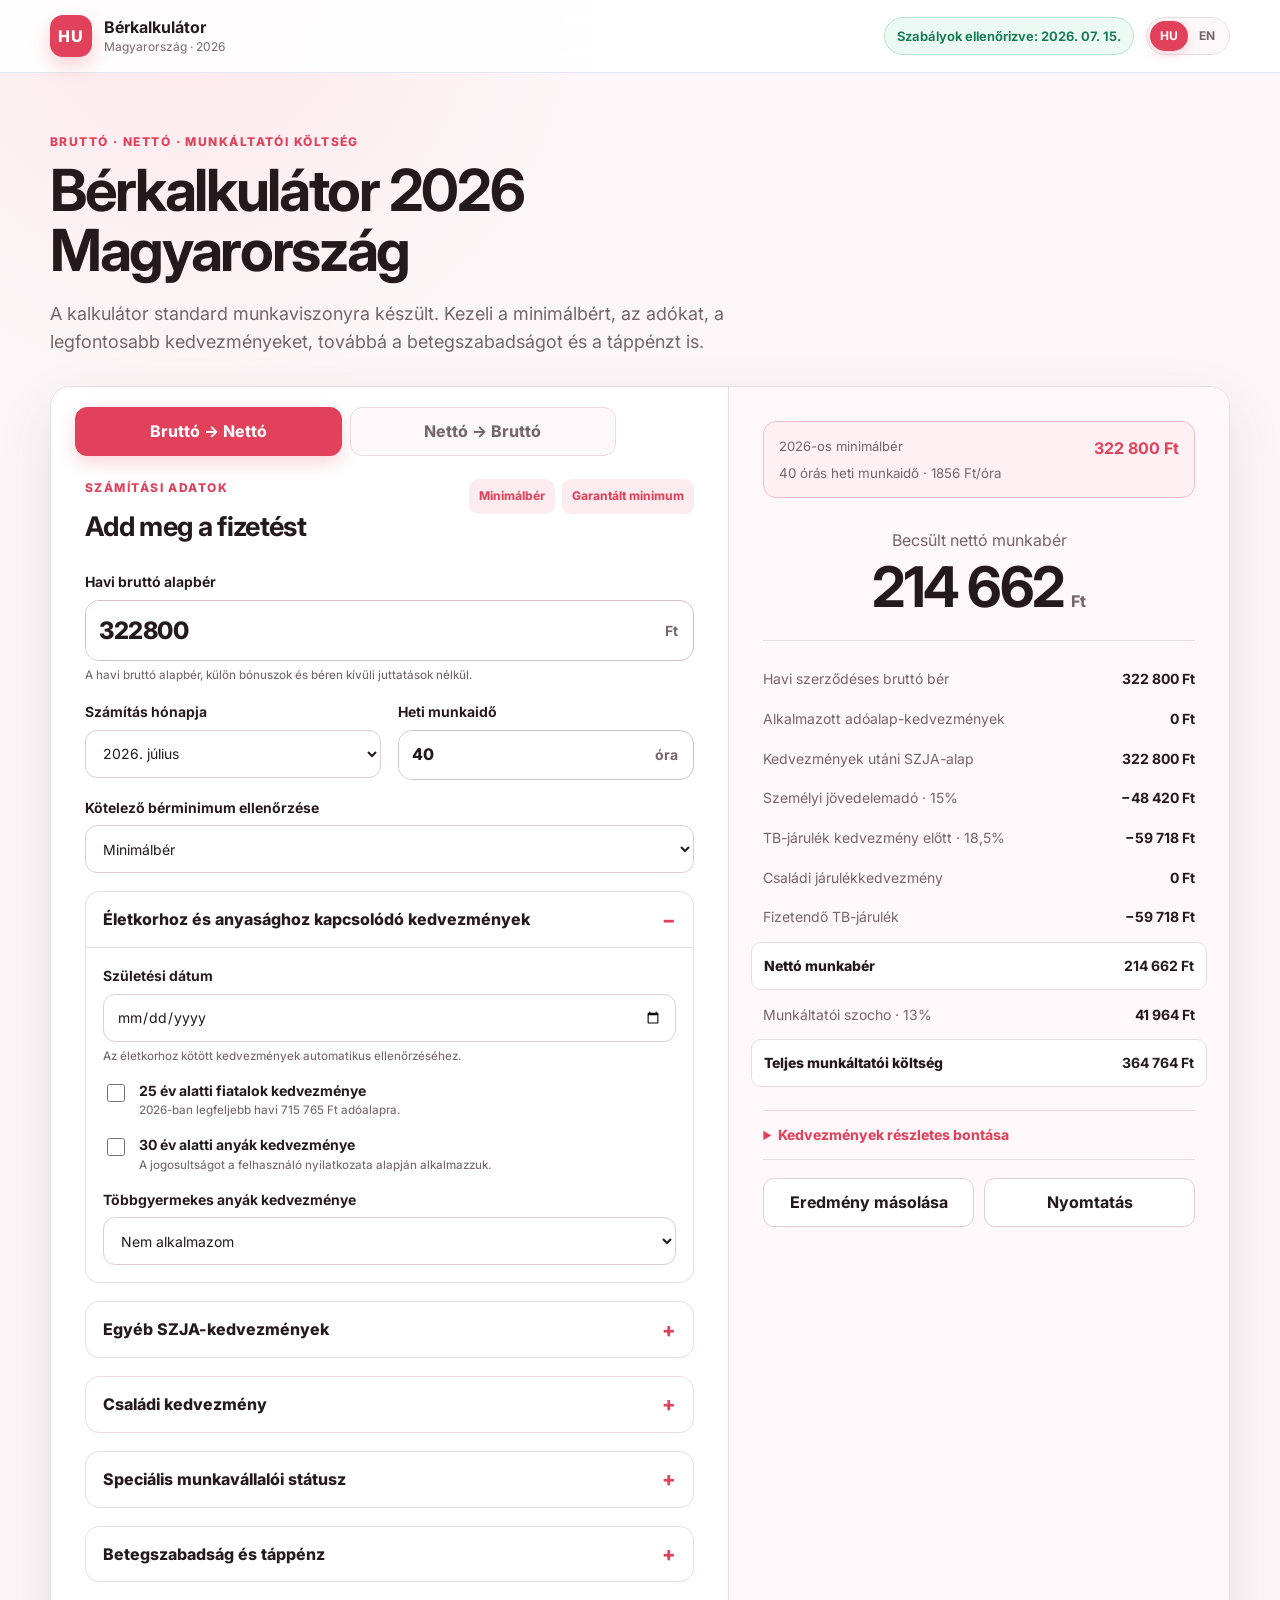
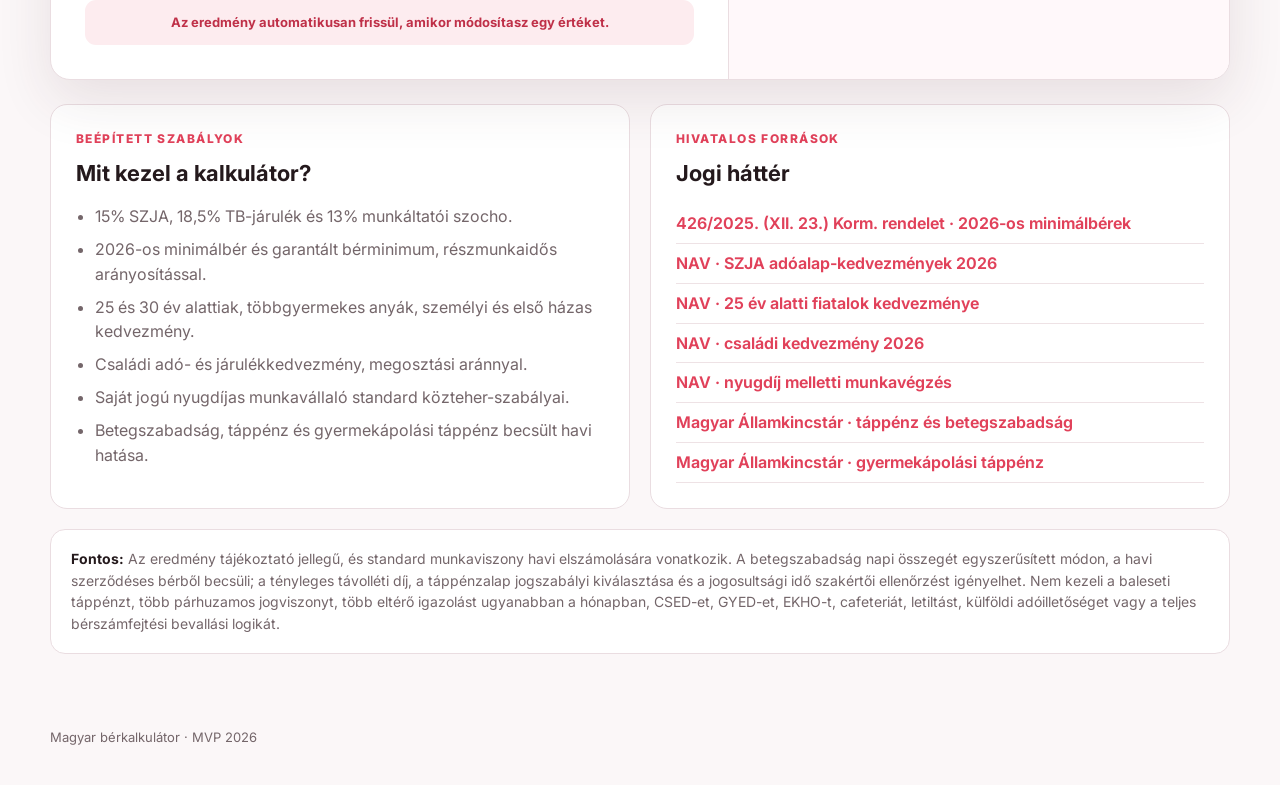
<file: salary-calculator/hungarian/index.html>
<!DOCTYPE html>

<html lang="hu">
<head>
<meta charset="utf-8"/>
<meta content="width=device-width, initial-scale=1" name="viewport"/>
<meta content="#e1415a" name="theme-color"/>
<meta content="Magyar bérkalkulátor 2026: bruttó-nettó, nettó-bruttó, adókedvezmények és teljes munkáltatói költség." name="description"/>
<title data-i18n="pageTitle">Magyar bérkalkulátor 2026</title>
<link href="https://fonts.googleapis.com" rel="preconnect"/>
<link crossorigin="" href="https://fonts.gstatic.com" rel="preconnect"/>
<link href="https://fonts.googleapis.com/css2?family=Inter:wght@100..900&amp;display=swap" rel="stylesheet"/>
<link rel="stylesheet" href="styles.css"/>
</head>
<body>
<header class="site-header">
<div class="shell header-inner">
<a aria-label="Magyar bérkalkulátor" class="brand" data-i18n-aria="brandAria" href="#kalkulator">
<span class="brand-mark">HU</span>
<span><strong data-i18n="brandTitle">Bérkalkulátor</strong><small data-i18n="brandSubtitle">Magyarország · 2026</small></span>
</a>
<div class="header-actions"><span class="verified-badge" data-i18n="verified">Szabályok ellenőrizve: 2026. 07. 15.</span><div aria-label="Language / Nyelv" class="language-switcher" role="group"><button aria-pressed="true" class="language-button active" data-lang="hu" type="button">HU</button><button aria-pressed="false" class="language-button" data-lang="en" type="button">EN</button></div></div></div>
</header>
<main class="shell page-grid" id="kalkulator">
<section class="intro">
<p class="eyebrow" data-i18n="introEyebrow">BRUTTÓ · NETTÓ · MUNKÁLTATÓI KÖLTSÉG</p>
<h1 data-i18n="introTitle">Számold ki a magyarországi fizetést a 2026-os szabályok alapján</h1>
<p data-i18n="introText">A kalkulátor standard munkaviszonyra készült. Kezeli a minimálbért, az adókat, a legfontosabb kedvezményeket, továbbá a betegszabadságot és a táppénzt is.</p>
</section>
<section aria-labelledby="calculator-title" class="calculator-card">
<div aria-label="Számítás típusa" class="mode-tabs" data-i18n-aria="calculationTypeAria" role="tablist">
<button aria-selected="true" class="mode-tab active" data-i18n="grossToNet" data-mode="gross" role="tab" type="button">Bruttó → Nettó</button>
<button aria-selected="false" class="mode-tab" data-i18n="netToGross" data-mode="net" role="tab" type="button">Nettó → Bruttó</button>
</div>
<div class="form-column">
<div class="card-heading">
<div>
<p class="eyebrow" data-i18n="calcData">SZÁMÍTÁSI ADATOK</p>
<h2 data-i18n="enterSalary" id="calculator-title">Add meg a fizetést</h2>
</div>
<div class="quick-actions">
<button class="text-button" data-i18n="minimumWage" id="use-minimum" type="button">Minimálbér</button>
<button class="text-button" data-i18n="guaranteedMinimumShort" id="use-guaranteed" type="button">Garantált minimum</button>
</div>
</div>
<div class="field-grid">
<label class="field field-wide">
<span data-i18n="monthlyGrossBase" id="amount-label">Havi bruttó alapbér</span>
<span class="money-input">
<input aria-describedby="amount-hint" id="amount" inputmode="numeric" min="0" step="1" type="number" value="322800"/>
<strong data-currency-unit="true">Ft</strong>
</span>
<small data-i18n="monthlyGrossHint" id="amount-hint">A havi bruttó alapbér, külön bónuszok és béren kívüli juttatások nélkül.</small>
</label>
<label class="field">
<span data-i18n="calculationMonth">Számítás hónapja</span>
<select aria-label="Számítás hónapja" data-i18n-aria="calculationMonth" id="month">
<option value="2026-01">2026. január</option>
<option value="2026-02">2026. február</option>
<option value="2026-03">2026. március</option>
<option value="2026-04">2026. április</option>
<option value="2026-05">2026. május</option>
<option value="2026-06">2026. június</option>
<option selected="" value="2026-07">2026. július</option>
<option value="2026-08">2026. augusztus</option>
<option value="2026-09">2026. szeptember</option>
<option value="2026-10">2026. október</option>
<option value="2026-11">2026. november</option>
<option value="2026-12">2026. december</option>
</select>
</label>
<label class="field">
<span data-i18n="weeklyHours">Heti munkaidő</span>
<span class="unit-input"><input id="weekly-hours" max="40" min="1" step="1" type="number" value="40"/><strong data-i18n="hoursUnit">óra</strong></span>
</label>
<label class="field field-wide">
<span data-i18n="minimumCheck">Kötelező bérminimum ellenőrzése</span>
<select id="minimum-type">
<option data-i18n="minimumWage" value="minimum">Minimálbér</option>
<option data-i18n="guaranteedMinimumOption" value="guaranteed">Garantált bérminimum – középfokú végzettséget igénylő munkakör</option>
<option data-i18n="noMinimumCheck" value="none">Nem kérek ellenőrzést</option>
</select>
</label>
</div>
<details class="options-panel" open="">
<summary data-i18n="ageMotherAllowances">Életkorhoz és anyasághoz kapcsolódó kedvezmények</summary>
<div class="options-content">
<label class="field">
<span data-i18n="birthDate">Születési dátum</span>
<input id="birth-date" max="2010-12-31" min="1940-01-01" type="date"/>
<small data-i18n="birthDateHint">Az életkorhoz kötött kedvezmények automatikus ellenőrzéséhez.</small>
</label>
<label class="check-row">
<input id="under-25" type="checkbox"/>
<span><strong data-i18n="under25Allowance">25 év alatti fiatalok kedvezménye</strong><small data-i18n="under25Hint">2026-ban legfeljebb havi 715 765 Ft adóalapra.</small></span>
</label>
<label class="check-row">
<input id="under-30-mother" type="checkbox"/>
<span><strong data-i18n="under30MotherAllowance">30 év alatti anyák kedvezménye</strong><small data-i18n="eligibilityDeclaration">A jogosultságot a felhasználó nyilatkozata alapján alkalmazzuk.</small></span>
</label>
<label class="field">
<span data-i18n="multiChildMotherAllowance">Többgyermekes anyák kedvezménye</span>
<select id="mother-exemption">
<option data-i18n="notApplied" value="none">Nem alkalmazom</option>
<option data-i18n="twoChildMotherOption" value="two">Két gyermeket nevelő anya – 2026-ban jogosult korcsoport</option>
<option data-i18n="threeChildMotherOption" value="three">Három gyermeket nevelő anya</option>
<option data-i18n="fourChildMotherOption" value="four">Négy vagy több gyermeket nevelő anya</option>
</select>
</label>
</div>
</details>
<details class="options-panel">
<summary data-i18n="otherTaxAllowances">Egyéb SZJA-kedvezmények</summary>
<div class="options-content">
<label class="check-row">
<input id="personal-allowance" type="checkbox"/>
<span><strong data-i18n="personalAllowance">Személyi kedvezmény</strong><small data-i18n="personalAllowanceHint">Havi 107 600 Ft adóalap-kedvezmény.</small></span>
</label>
<label class="check-row">
<input id="first-marriage" type="checkbox"/>
<span><strong data-i18n="firstMarriageAllowance">Első házasok kedvezménye</strong><small data-i18n="firstMarriageHint">A házaspár által igénybe vehető havi keret megosztható.</small></span>
</label>
<label class="field indented-field" hidden="" id="first-marriage-share-wrap">
<span data-i18n="firstMarriageShare">Az első házasok kedvezményéből igényelt rész</span>
<select id="first-marriage-share">
<option data-i18n="firstMarriage100" value="100">100% – 33 335 Ft adóalap</option>
<option data-i18n="firstMarriage50" value="50">50% – 16 668 Ft adóalap</option>
<option data-i18n="firstMarriage25" value="25">25% – 8 334 Ft adóalap</option>
</select>
</label>
</div>
</details>
<details class="options-panel">
<summary data-i18n="familyAllowance">Családi kedvezmény</summary>
<div class="options-content family-grid">
<label class="field">
<span data-i18n="totalDependents">Eltartottak teljes száma</span>
<input id="total-dependents" max="20" min="0" step="1" type="number" value="0"/>
</label>
<label class="field">
<span data-i18n="beneficiaryDependents">Kedvezményezett eltartottak</span>
<input id="beneficiary-dependents" max="20" min="0" step="1" type="number" value="0"/>
</label>
<label class="field">
<span data-i18n="disabledBeneficiaries">Ebből tartósan beteg / súlyosan fogyatékos</span>
<input id="disabled-beneficiaries" max="20" min="0" step="1" type="number" value="0"/>
</label>
<label class="field">
<span data-i18n="familyShare">A kedvezményből igényelt rész</span>
<select id="family-share">
<option value="100">100%</option>
<option value="75">75%</option>
<option value="50">50%</option>
<option value="25">25%</option>
</select>
</label>
<label class="check-row field-wide">
<input checked="" id="family-contribution" type="checkbox"/>
<span><strong data-i18n="familyContributionAllowance">Családi járulékkedvezmény alkalmazása</strong><small data-i18n="familyContributionHint">A fel nem használt családi adóalap-kedvezmény 15%-a a TB-járulékot is csökkentheti.</small></span>
</label>
</div>
</details>
<details class="options-panel">
<summary data-i18n="specialStatus">Speciális munkavállalói státusz</summary>
<div class="options-content">
<label class="check-row">
<input id="pensioner" type="checkbox"/>
<span><strong data-i18n="pensioner">Saját jogú nyugdíjas munkavállaló</strong><small data-i18n="pensionerHint">A standard esetben nincs 18,5% TB-járulék és 13% munkáltatói szocho.</small></span>
</label>
</div>
</details>
<details class="options-panel" id="sickness-panel">
<summary data-i18n="sicknessPanel">Betegszabadság és táppénz</summary>
<div class="options-content">
<label class="check-row">
<input id="sickness-enabled" type="checkbox"/>
<span><strong data-i18n="sicknessEnabled">Keresőképtelenség figyelembevétele</strong><small data-i18n="sicknessEnabledHint">A ledolgozott napok bére, a betegszabadság és a táppénz külön kerül kiszámításra.</small></span>
</label>
<div class="medical-fields" hidden="" id="sickness-fields">
<label class="field field-wide">
<span data-i18n="absenceType">Keresőképtelenség típusa</span>
<select id="absence-type">
<option data-i18n="absenceOrdinary" value="ordinary">Saját betegség</option>
<option data-i18n="absenceHospital" value="hospital">Kórházi / fekvőbeteg-ellátás</option>
<option data-i18n="absencePregnancy" value="pregnancy">Veszélyeztetett várandósság</option>
<option data-i18n="absenceChildCare" value="childCare">Gyermekápolási táppénz (GYÁP)</option>
</select>
</label>
<label class="field">
<span data-i18n="monthWorkdays">Összes munkanap a hónapban</span>
<span class="unit-input"><input id="month-workdays" max="31" min="1" step="1" type="number" value="23"/><strong data-i18n="daysUnit">nap</strong></span>
<small data-i18n="monthWorkdaysHint">Az általános 2026-os munkarend alapján automatikusan kitöltjük, de módosítható.</small>
</label>
<label class="field">
<span data-i18n="sickLeaveWorkdays">Betegszabadság munkanapjai</span>
<span class="unit-input"><input id="sick-leave-workdays" max="31" min="0" step="1" type="number" value="5"/><strong data-i18n="daysUnit">nap</strong></span>
<small data-i18n="sickLeaveHint">A betegszabadság idejére a becsült távolléti díj 70%-a jár.</small>
</label>
<label class="field">
<span data-i18n="sickLeaveUsedBefore">Korábban felhasznált betegszabadság</span>
<span class="unit-input"><input id="sick-leave-used-before" max="15" min="0" step="1" type="number" value="0"/><strong data-i18n="daysUnit">nap</strong></span>
<small data-i18n="sickLeaveQuotaHint">Az éves keret főszabály szerint 15 munkanap.</small>
</label>
<label class="field">
<span data-i18n="sickPayWorkdays">Táppénzes munkanapok a hónapban</span>
<span class="unit-input"><input id="sick-pay-workdays" max="31" min="0" step="1" type="number" value="0"/><strong data-i18n="daysUnit">nap</strong></span>
<small data-i18n="sickPayWorkdaysHint">A havi munkabér arányosításához szükséges.</small>
</label>
<label class="field">
<span data-i18n="sickPayCalendarDays">Táppénzes naptári napok a hónapban</span>
<span class="unit-input"><input id="sick-pay-calendar-days" max="31" min="0" step="1" type="number" value="0"/><strong data-i18n="daysUnit">nap</strong></span>
<small data-i18n="sickPayCalendarHint">A táppénz minden jogosult naptári napra járhat.</small>
</label>
<label class="field">
<span data-i18n="sickPayBaseIncome">Táppénzalap jövedelme</span>
<span class="money-input compact-money"><input id="sick-pay-base-income" min="0" step="1" type="number" value="1936800"/><strong data-currency-unit="true">Ft</strong></span>
<small data-i18n="sickPayBaseIncomeHint">Az irányadó időszakban bevallott, járulékalapot képező jövedelem összege.</small>
</label>
<label class="field">
<span data-i18n="sickPayBaseDays">Táppénzalap naptári napjai</span>
<span class="unit-input"><input id="sick-pay-base-days" max="366" min="1" step="1" type="number" value="180"/><strong data-i18n="daysUnit">nap</strong></span>
<small data-i18n="sickPayBaseDaysHint">A jövedelemhez tartozó figyelembe vehető naptári napok.</small>
</label>
<label class="check-row field-wide">
<input checked="" id="insurance-730" type="checkbox"/>
<span><strong data-i18n="insurance730">Legalább 730 nap folyamatos biztosítási idő</strong><small data-i18n="insurance730Hint">Főszabály szerint 60%-os táppénz; enélkül, illetve fekvőbeteg-ellátásnál 50%.</small></span>
</label>
<div class="medical-preview field-wide" id="sickness-preview"></div>
</div>
</div>
</details>
<p class="auto-calc-note" data-i18n="autoCalc" role="status">Az eredmény automatikusan frissül, amikor módosítasz egy értéket.</p>
<p class="form-error" hidden="" id="form-error" role="alert"></p>
</div>
<div aria-live="polite" class="result-column">
<div class="minimum-strip">
<span data-i18n="minimumSummary" id="minimum-label">2026-os minimálbér</span>
<strong id="minimum-value">322 800 Ft</strong>
<small data-i18n="fullTimeMonthly" id="minimum-period">Teljes munkaidő · havi alapbér</small>
</div>
<div class="headline-result">
<p data-i18n="estimatedNetSalary" id="main-result-label">Becsült nettó munkabér</p>
<div><strong id="main-result">214 662</strong><span data-currency-unit="true">Ft</span></div>
<small hidden="" id="result-difference"></small>
</div>
<div class="breakdown">
<div><span data-i18n="contractualGrossSalary">Havi szerződéses bruttó bér</span><strong id="gross-result">322 800 Ft</strong></div>
<div class="medical-result-row" hidden=""><span data-i18n="workedDaysSalary">Ledolgozott napokra járó bér</span><strong id="worked-gross-result">322 800 Ft</strong></div>
<div class="medical-result-row" hidden=""><span data-i18n="sickLeaveGross">Betegszabadság bruttó összege</span><strong id="sick-leave-gross-result">0 Ft</strong></div>
<div class="medical-result-row" hidden=""><span data-i18n="sickPayGross">Táppénz bruttó összege</span><strong id="sick-pay-gross-result">0 Ft</strong></div>
<div class="medical-result-row" hidden=""><span data-i18n="totalGrossPayment">Összes bruttó kifizetés</span><strong id="total-gross-result">322 800 Ft</strong></div>
<div><span data-i18n="appliedAllowances">Alkalmazott adóalap-kedvezmények</span><strong id="allowances-result">0 Ft</strong></div>
<div><span data-i18n="taxBaseAfterAllowances">Kedvezmények utáni SZJA-alap</span><strong id="taxable-result">322 800 Ft</strong></div>
<div><span data-i18n="personalIncomeTax">Személyi jövedelemadó · 15%</span><strong id="tax-result">−48 420 Ft</strong></div>
<div><span data-i18n="socialSecurityBeforeAllowance">TB-járulék kedvezmény előtt · 18,5%</span><strong id="raw-tb-result">−59 718 Ft</strong></div>
<div><span data-i18n="familyContributionLabel">Családi járulékkedvezmény</span><strong id="family-contribution-result">0 Ft</strong></div>
<div><span data-i18n="payableSocialSecurity">Fizetendő TB-járulék</span><strong id="tb-result">−59 718 Ft</strong></div>
<div class="emphasis"><span data-i18n="netSalary" id="net-result-label">Nettó munkabér</span><strong id="net-result">214 662 Ft</strong></div>
<div><span data-i18n="employerSocialTax">Munkáltatói szocho · 13%</span><strong id="szocho-result">41 964 Ft</strong></div>
<div class="medical-result-row" hidden=""><span data-i18n="employerSickPayContribution">Munkáltatói táppénz-hozzájárulás</span><strong id="sick-pay-contribution-result">0 Ft</strong></div>
<div class="emphasis"><span data-i18n="totalEmployerCost">Teljes munkáltatói költség</span><strong id="cost-result">364 764 Ft</strong></div>
</div>
<details class="allowance-breakdown" id="allowance-breakdown">
<summary data-i18n="detailedBreakdown">Kedvezmények részletes bontása</summary>
<div id="allowance-lines"></div>
</details>
<div class="warnings" hidden="" id="warnings"></div>
<div class="result-actions">
<button class="secondary-button" data-i18n="copyResult" id="copy-result" type="button">Eredmény másolása</button>
<button class="secondary-button" data-i18n="print" onclick="window.print()" type="button">Nyomtatás</button>
</div>
</div>
</section>
<section class="info-grid">
<article class="info-card">
<p class="eyebrow" data-i18n="includedRules">BEÉPÍTETT SZABÁLYOK</p>
<h2 data-i18n="whatItHandles">Mit kezel a kalkulátor?</h2>
<ul>
<li data-i18n="ruleRates">15% SZJA, 18,5% TB-járulék és 13% munkáltatói szocho.</li>
<li data-i18n="ruleMinimum">2026-os minimálbér és garantált bérminimum, részmunkaidős arányosítással.</li>
<li data-i18n="ruleAllowances">25 és 30 év alattiak, többgyermekes anyák, személyi és első házas kedvezmény.</li>
<li data-i18n="ruleFamily">Családi adó- és járulékkedvezmény, megosztási aránnyal.</li>
<li data-i18n="rulePensioner">Saját jogú nyugdíjas munkavállaló standard közteher-szabályai.</li>
<li data-i18n="ruleSickness">Betegszabadság, táppénz és gyermekápolási táppénz becsült havi hatása.</li>
</ul>
</article>
<article class="info-card legal-card">
<p class="eyebrow" data-i18n="officialSources">HIVATALOS FORRÁSOK</p>
<h2 data-i18n="legalBasis">Jogi háttér</h2>
<a data-i18n="sourceMinimumWage" href="https://njt.jog.gov.hu/jogszabaly/2025-426-20-22" rel="noreferrer" target="_blank">426/2025. (XII. 23.) Korm. rendelet · 2026-os minimálbérek</a>
<a data-i18n="sourceTaxAllowances" href="https://nav.gov.hu/pfile/file?path=%2Fugyfeliranytu%2Fnezzen-utana%2Finf_fuz%2Frejtett%2FInformacios-fuzetek---Aktualis%2F73.-Szja-adoalap-kedvezmenyek" rel="noreferrer" target="_blank">NAV · SZJA adóalap-kedvezmények 2026</a>
<a data-i18n="sourceUnder25" href="https://nav.gov.hu/ado/szja/szja-kedvezmenyek/25-ev-alatti-fiatalok-kedvezmenye" rel="noreferrer" target="_blank">NAV · 25 év alatti fiatalok kedvezménye</a>
<a data-i18n="sourceFamily" href="https://nav.gov.hu/sajtoszoba/hirek/Jovore_jon_a_dupla_csaladi_adokedvezmeny" rel="noreferrer" target="_blank">NAV · családi kedvezmény 2026</a>
<a data-i18n="sourcePensioner" href="https://nav.gov.hu/sajtoszoba/hirek/Nyugdij_melletti_munka_nincs_se_tb_se_szocho" rel="noreferrer" target="_blank">NAV · nyugdíj melletti munkavégzés</a>
<a data-i18n="sourceSickPay" href="https://www.allamkincstar.gov.hu/egeszsegbiztositas/Betegseg/tappenz-betegszabadsag" rel="noreferrer" target="_blank">Magyar Államkincstár · táppénz és betegszabadság</a>
<a data-i18n="sourceChildCare" href="https://www.allamkincstar.gov.hu/egeszsegbiztositas/Betegseg/gyermekapolasi-tappenz-gyap-" rel="noreferrer" target="_blank">Magyar Államkincstár · gyermekápolási táppénz</a>
</article>
</section>
<section class="scope-note"><strong data-i18n="important">Fontos:</strong> <span data-i18n="scopeText">az eredmény tájékoztató jellegű, és standard munkaviszony havi elszámolására vonatkozik. A betegszabadság napi összegét egyszerűsített módon, a havi szerződéses bérből becsüli; a tényleges távolléti díj, a táppénzalap jogszabályi kiválasztása és a jogosultsági idő szakértői ellenőrzést igényelhet. Nem kezeli a baleseti táppénzt, több párhuzamos jogviszonyt, több eltérő igazolást ugyanabban a hónapban, CSED-et, GYED-et, EKHO-t, cafeteriát, letiltást, külföldi adóilletőséget vagy a teljes bérszámfejtési bevallási logikát.</span></section>
</main>
<footer class="site-footer"><div class="shell" data-i18n="footer">Magyar bérkalkulátor · MVP 2026</div></footer>
<script src="salary-core.js"></script>
<script src="app.js"></script>
</body>
</html>
</file>
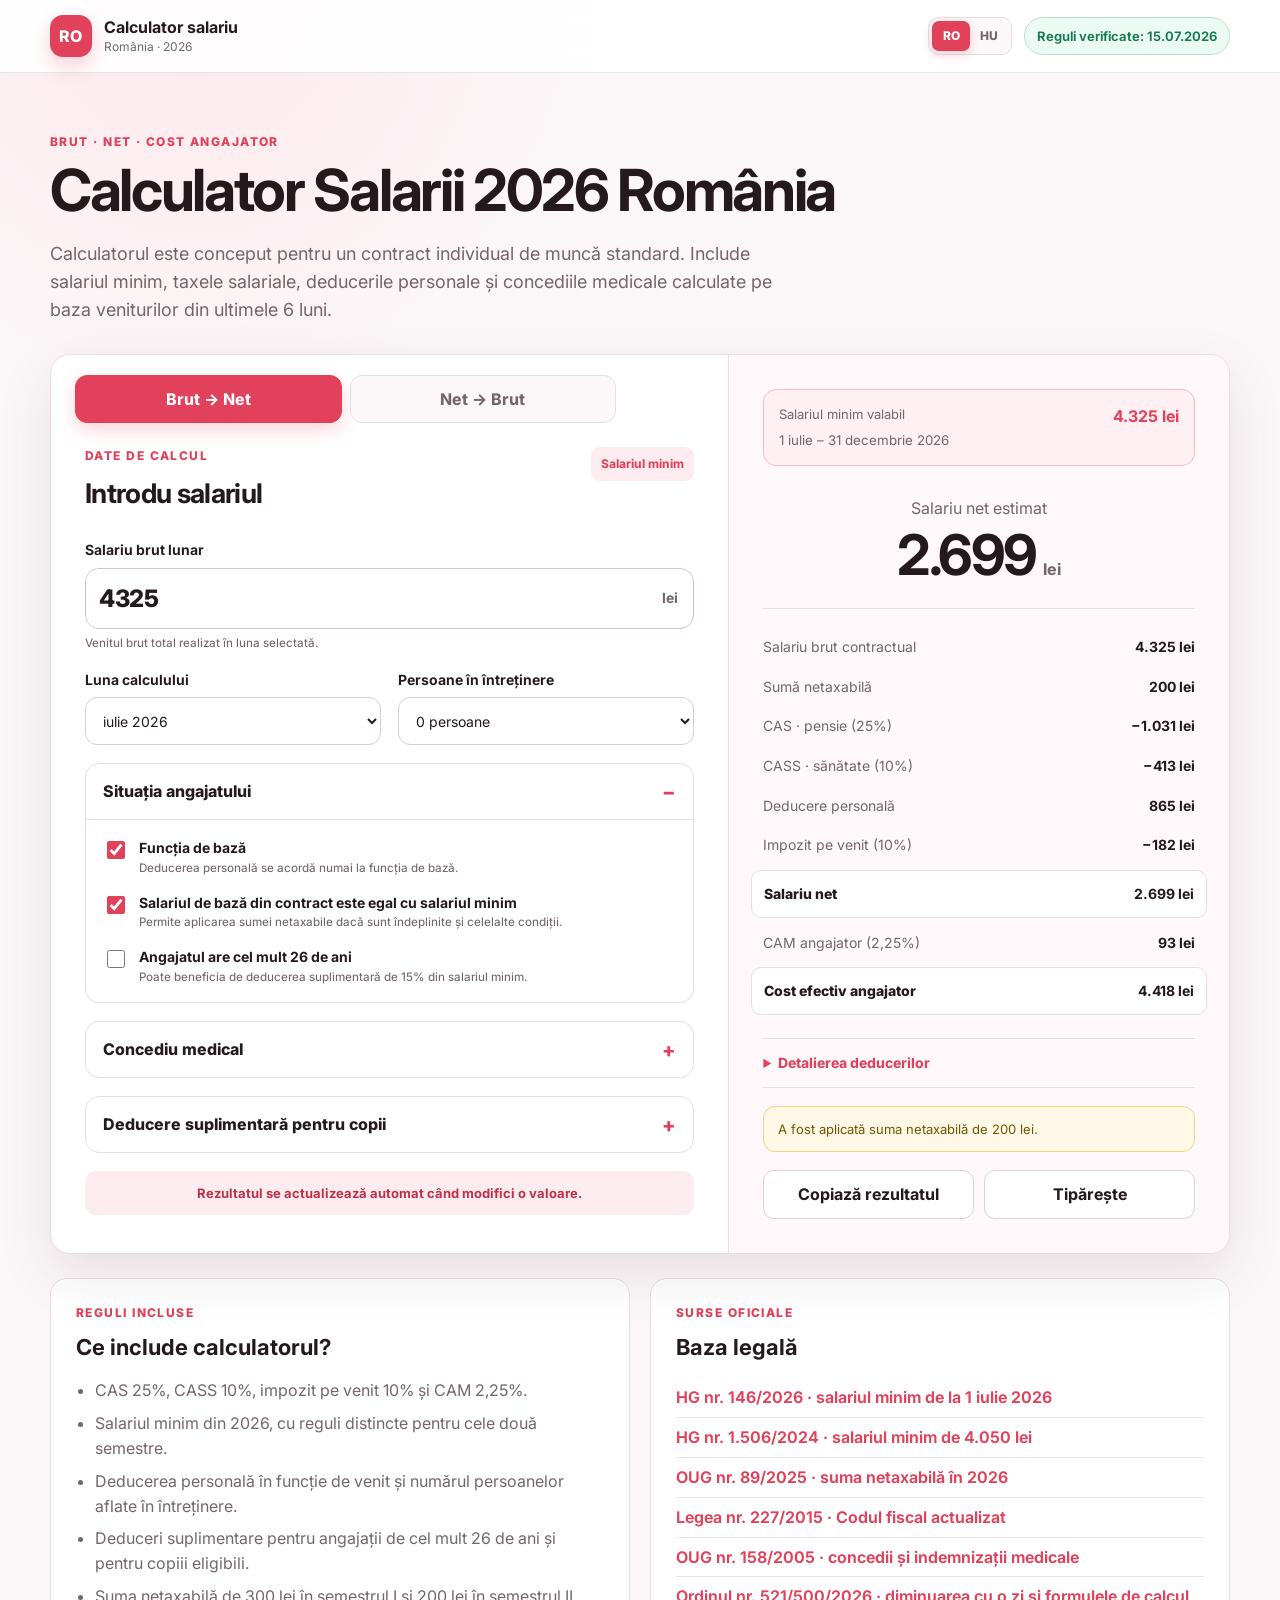
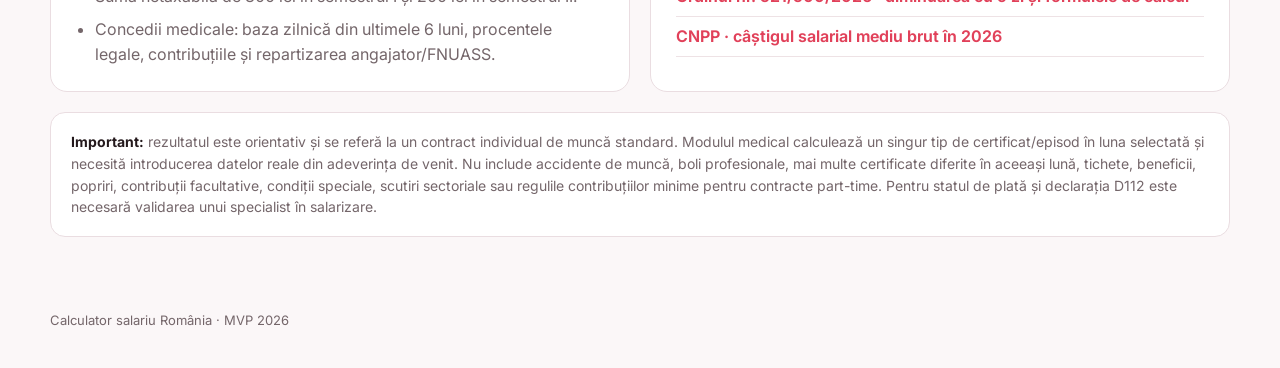
<file: salary-calculator/romanian/index.html>
<!doctype html>
<html lang="ro">
<head>
  <meta charset="utf-8">
  <meta name="viewport" content="width=device-width, initial-scale=1">
  <meta name="theme-color" content="#e1415a">
  <meta name="description" content="Calculator Salarii 2026 pentru România: brut-net, net-brut, taxe, concedii medicale și cost total angajator.">
  <title>Calculator Salarii 2026</title>
  <link rel="preconnect" href="https://fonts.googleapis.com">
  <link rel="preconnect" href="https://fonts.gstatic.com" crossorigin>
  <link href="https://fonts.googleapis.com/css2?family=Inter:wght@100..900&display=swap" rel="stylesheet">
  <link rel="stylesheet" href="styles.css">
</head>
<body>
  <header class="site-header">
    <div class="shell header-inner">
      <a class="brand" href="#calculator" aria-label="Calculator salariu România">
        <span class="brand-mark">RO</span>
        <span><strong>Calculator salariu</strong><small>România · 2026</small></span>
      </a>
      <div class="header-actions">
        <div class="language-switcher" role="group" aria-label="Limbă / Nyelv">
          <button type="button" id="lang-ro" class="language-button active" aria-pressed="true">RO</button>
          <button type="button" id="lang-hu" class="language-button" aria-pressed="false">HU</button>
        </div>
        <span class="verified-badge">Reguli verificate: 15.07.2026</span>
      </div>
    </div>
  </header>

  <main class="shell page-grid" id="calculator">
    <section class="intro">
      <p class="eyebrow">BRUT · NET · COST ANGAJATOR</p>
      <h1 id="page-title">Calculator Salarii 2026</h1>
      <p>Calculatorul este conceput pentru un contract individual de muncă standard. Include salariul minim, taxele salariale, deducerile personale și concediile medicale calculate pe baza veniturilor din ultimele 6 luni.</p>
    </section>

    <section class="calculator-card" aria-labelledby="calculator-title">
      <div class="mode-tabs" role="tablist" aria-label="Tip calcul">
        <button class="mode-tab active" type="button" data-mode="gross" role="tab" aria-selected="true">Brut → Net</button>
        <button class="mode-tab" type="button" data-mode="net" role="tab" aria-selected="false">Net → Brut</button>
      </div>

      <div class="form-column">
        <div class="card-heading">
          <div>
            <p class="eyebrow">DATE DE CALCUL</p>
            <h2 id="calculator-title">Introdu salariul</h2>
          </div>
          <div class="quick-actions">
            <button class="text-button" id="use-minimum" type="button">Salariul minim</button>
          </div>
        </div>

        <div class="field-grid">
          <label class="field field-wide">
            <span id="amount-label">Salariu brut lunar</span>
            <span class="money-input">
              <input id="amount" type="number" min="0" step="1" inputmode="numeric" value="4325" aria-describedby="amount-hint">
              <strong>lei</strong>
            </span>
            <small id="amount-hint">Venitul brut total realizat în luna selectată.</small>
          </label>

          <label class="field">
            <span>Luna calculului</span>
            <select id="month" aria-label="Luna calculului">
              <option value="2026-01">ianuarie 2026</option>
              <option value="2026-02">februarie 2026</option>
              <option value="2026-03">martie 2026</option>
              <option value="2026-04">aprilie 2026</option>
              <option value="2026-05">mai 2026</option>
              <option value="2026-06">iunie 2026</option>
              <option value="2026-07" selected>iulie 2026</option>
              <option value="2026-08">august 2026</option>
              <option value="2026-09">septembrie 2026</option>
              <option value="2026-10">octombrie 2026</option>
              <option value="2026-11">noiembrie 2026</option>
              <option value="2026-12">decembrie 2026</option>
            </select>
          </label>

          <label class="field">
            <span>Persoane în întreținere</span>
            <select id="dependents">
              <option value="0">0 persoane</option>
              <option value="1">1 persoană</option>
              <option value="2">2 persoane</option>
              <option value="3">3 persoane</option>
              <option value="4">4 sau mai multe</option>
            </select>
          </label>
        </div>

        <details class="options-panel" open>
          <summary>Situația angajatului</summary>
          <div class="options-content">
            <label class="check-row">
              <input id="primary-job" type="checkbox" checked>
              <span><strong>Funcția de bază</strong><small>Deducerea personală se acordă numai la funcția de bază.</small></span>
            </label>

            <label class="check-row">
              <input id="minimum-contract" type="checkbox" checked>
              <span><strong>Salariul de bază din contract este egal cu salariul minim</strong><small>Permite aplicarea sumei netaxabile dacă sunt îndeplinite și celelalte condiții.</small></span>
            </label>

            <label class="check-row">
              <input id="under-26" type="checkbox">
              <span><strong>Angajatul are cel mult 26 de ani</strong><small>Poate beneficia de deducerea suplimentară de 15% din salariul minim.</small></span>
            </label>
          </div>
        </details>

        <details class="options-panel" id="medical-panel">
          <summary>Concediu medical</summary>
          <div class="options-content">
            <label class="check-row">
              <input id="medical-enabled" type="checkbox">
              <span><strong>Include concediu medical în luna selectată</strong><small>Salariul pentru zilele lucrate și indemnizația medicală vor fi calculate separat.</small></span>
            </label>

            <div class="medical-fields" id="medical-fields" hidden>
              <label class="field field-wide">
                <span>Tipul concediului medical</span>
                <select id="medical-type">
                  <option value="ordinary">Boală obișnuită / accident în afara muncii (cod 01)</option>
                  <option value="cardiovascular">Boală cardiovasculară eligibilă</option>
                  <option value="serious">Afecțiune gravă / urgență medico-chirurgicală</option>
                  <option value="quarantine">Carantină sau izolare (cod 07)</option>
                  <option value="maternity">Sarcină și lăuzie (cod 08)</option>
                  <option value="childCare">Îngrijirea copilului bolnav</option>
                  <option value="oncologyCare">Îngrijirea pacientului cu afecțiuni oncologice</option>
                  <option value="maternalRisk">Risc maternal (cod 15)</option>
                </select>
              </label>

              <label class="field">
                <span>Zile calendaristice în episod</span>
                <div class="unit-input"><input id="episode-days" type="number" min="1" max="999" step="1" value="5"><strong>zile</strong></div>
                <small>Determină procentul de 55%, 65% sau 75% pentru boala obișnuită.</small>
              </label>

              <label class="field">
                <span>Zile lucrătoare de concediu în lună</span>
                <div class="unit-input"><input id="medical-workdays" type="number" min="0" max="31" step="1" value="5"><strong>zile</strong></div>
              </label>

              <label class="field">
                <span>Total zile lucrătoare în lună</span>
                <div class="unit-input"><input id="month-workdays" type="number" min="1" max="31" step="1" value="23"><strong>zile</strong></div>
                <small>Poate fi corectat manual în funcție de programul de lucru.</small>
              </label>

              <label class="field">
                <span>Zile lucrătoare anterioare din același episod</span>
                <div class="unit-input"><input id="previous-episode-days" type="number" min="0" max="365" step="1" value="0"><strong>zile</strong></div>
                <small>Necesar pentru continuări și repartizarea angajator/FNUASS.</small>
              </label>

              <label class="field">
                <span>Venituri asigurate din ultimele 6 luni</span>
                <span class="money-input compact-money"><input id="base-income-total" type="number" min="0" step="1" value="24300"><strong>lei</strong></span>
                <small>Suma veniturilor brute care intră în baza concediului medical.</small>
              </label>

              <label class="field">
                <span>Zile lucrate în ultimele 6 luni</span>
                <div class="unit-input"><input id="base-workdays-total" type="number" min="1" max="184" step="1" value="121"><strong>zile</strong></div>
                <small>Numitorul mediei zilnice a bazei de calcul.</small>
              </label>

              <label class="check-row field-wide">
                <input id="one-day-exempt" type="checkbox">
                <span><strong>Certificat exceptat de la diminuarea cu o zi</strong><small>Bifează pentru PNS, spitalizare sau o altă excepție legală aplicabilă certificatului.</small></span>
              </label>

              <div class="medical-preview field-wide" id="medical-preview"></div>
            </div>
          </div>
        </details>

        <details class="options-panel">
          <summary>Deducere suplimentară pentru copii</summary>
          <div class="options-content">
            <label class="field">
              <span>Copii sub 18 ani înscriși într-o unitate de învățământ</span>
              <input id="children" type="number" min="0" max="20" step="1" value="0">
              <small>Deducere suplimentară de 100 lei/copil pentru părintele beneficiar.</small>
            </label>
          </div>
        </details>

        <p class="auto-calc-note" role="status">Rezultatul se actualizează automat când modifici o valoare.</p>
        <p class="form-error" id="form-error" role="alert" hidden></p>
      </div>

      <div class="result-column" aria-live="polite">
        <div class="minimum-strip">
          <span>Salariul minim valabil</span>
          <strong id="minimum-value">4.325 lei</strong>
          <small id="minimum-period">1 iulie – 31 decembrie 2026</small>
        </div>

        <div class="headline-result">
          <p id="main-result-label">Salariu net estimat</p>
          <div><strong id="main-result">2.699</strong><span>lei</span></div>
          <small id="result-difference" hidden></small>
        </div>

        <div class="breakdown" id="breakdown">
          <div><span>Salariu brut contractual</span><strong id="gross-result">4.325 lei</strong></div>
          <div class="medical-result-row" hidden><span>Salariu pentru zilele lucrate</span><strong id="worked-gross-result">4.325 lei</strong></div>
          <div class="medical-result-row" hidden><span>Indemnizație medicală brută</span><strong id="medical-gross-result">0 lei</strong></div>
          <div class="medical-result-row" hidden><span>Total brut plătit</span><strong id="total-gross-result">4.325 lei</strong></div>
          <div><span>Sumă netaxabilă</span><strong id="exemption-result">200 lei</strong></div>
          <div><span>CAS · pensie (25%)</span><strong id="cas-result">−1.031 lei</strong></div>
          <div><span>CASS · sănătate (10%)</span><strong id="cass-result">−413 lei</strong></div>
          <div><span>Deducere personală</span><strong id="deduction-result">865 lei</strong></div>
          <div><span>Impozit pe venit (10%)</span><strong id="tax-result">−182 lei</strong></div>
          <div class="emphasis"><span>Salariu net</span><strong id="net-result">2.699 lei</strong></div>
          <div><span>CAM angajator (2,25%)</span><strong id="cam-result">93 lei</strong></div>
          <div class="medical-result-row" hidden><span>Indemnizație recuperabilă din FNUASS</span><strong id="fund-result">0 lei</strong></div>
          <div class="emphasis"><span>Cost efectiv angajator</span><strong id="cost-result">4.418 lei</strong></div>
        </div>

        <details class="allowance-breakdown" id="allowance-breakdown">
          <summary>Detalierea deducerilor</summary>
          <div id="allowance-lines"></div>
        </details>

        <div class="warnings" id="warnings" hidden></div>

        <div class="result-actions">
          <button class="secondary-button" id="copy-result" type="button">Copiază rezultatul</button>
          <button class="secondary-button" type="button" onclick="window.print()">Tipărește</button>
        </div>
      </div>
    </section>

    <section class="info-grid">
      <article class="info-card">
        <p class="eyebrow">REGULI INCLUSE</p>
        <h2>Ce include calculatorul?</h2>
        <ul>
          <li>CAS 25%, CASS 10%, impozit pe venit 10% și CAM 2,25%.</li>
          <li>Salariul minim din 2026, cu reguli distincte pentru cele două semestre.</li>
          <li>Deducerea personală în funcție de venit și numărul persoanelor aflate în întreținere.</li>
          <li>Deduceri suplimentare pentru angajații de cel mult 26 de ani și pentru copiii eligibili.</li>
          <li>Suma netaxabilă de 300 lei în semestrul I și 200 lei în semestrul II.</li>
          <li>Concedii medicale: baza zilnică din ultimele 6 luni, procentele legale, contribuțiile și repartizarea angajator/FNUASS.</li>
        </ul>
      </article>

      <article class="info-card legal-card">
        <p class="eyebrow">SURSE OFICIALE</p>
        <h2>Baza legală</h2>
        <a href="https://legislatie.just.ro/Public/DetaliiDocumentAfis/308231" target="_blank" rel="noreferrer">HG nr. 146/2026 · salariul minim de la 1 iulie 2026</a>
        <a href="https://legislatie.just.ro/Public/DetaliiDocumentAfis/291450" target="_blank" rel="noreferrer">HG nr. 1.506/2024 · salariul minim de 4.050 lei</a>
        <a href="https://legislatie.just.ro/Public/DetaliiDocumentAfis/305817" target="_blank" rel="noreferrer">OUG nr. 89/2025 · suma netaxabilă în 2026</a>
        <a href="https://legislatie.just.ro/Public/DetaliiDocumentAfis/309361" target="_blank" rel="noreferrer">Legea nr. 227/2015 · Codul fiscal actualizat</a>
        <a href="https://legislatie.just.ro/Public/DetaliiDocument/66305" target="_blank" rel="noreferrer">OUG nr. 158/2005 · concedii și indemnizații medicale</a>
        <a href="https://legislatie.just.ro/Public/DetaliiDocumentAfis/307943" target="_blank" rel="noreferrer">Ordinul nr. 521/500/2026 · diminuarea cu o zi și formulele de calcul</a>
        <a href="https://www.cnpp.ro/noutati/-/asset_publisher/FbjvUfJwDu7P/content/precizari-legea-bass-2026" target="_blank" rel="noreferrer">CNPP · câștigul salarial mediu brut în 2026</a>
      </article>
    </section>

    <section class="scope-note">
      <strong>Important:</strong> rezultatul este orientativ și se referă la un contract individual de muncă standard. Modulul medical calculează un singur tip de certificat/episod în luna selectată și necesită introducerea datelor reale din adeverința de venit. Nu include accidente de muncă, boli profesionale, mai multe certificate diferite în aceeași lună, tichete, beneficii, popriri, contribuții facultative, condiții speciale, scutiri sectoriale sau regulile contribuțiilor minime pentru contracte part-time. Pentru statul de plată și declarația D112 este necesară validarea unui specialist în salarizare.
    </section>
  </main>

  <footer class="site-footer"><div class="shell">Calculator salariu România · MVP 2026</div></footer>

  <script src="salary-core.js"></script>
  <script src="app.js"></script>
</body>
</html>
</file>
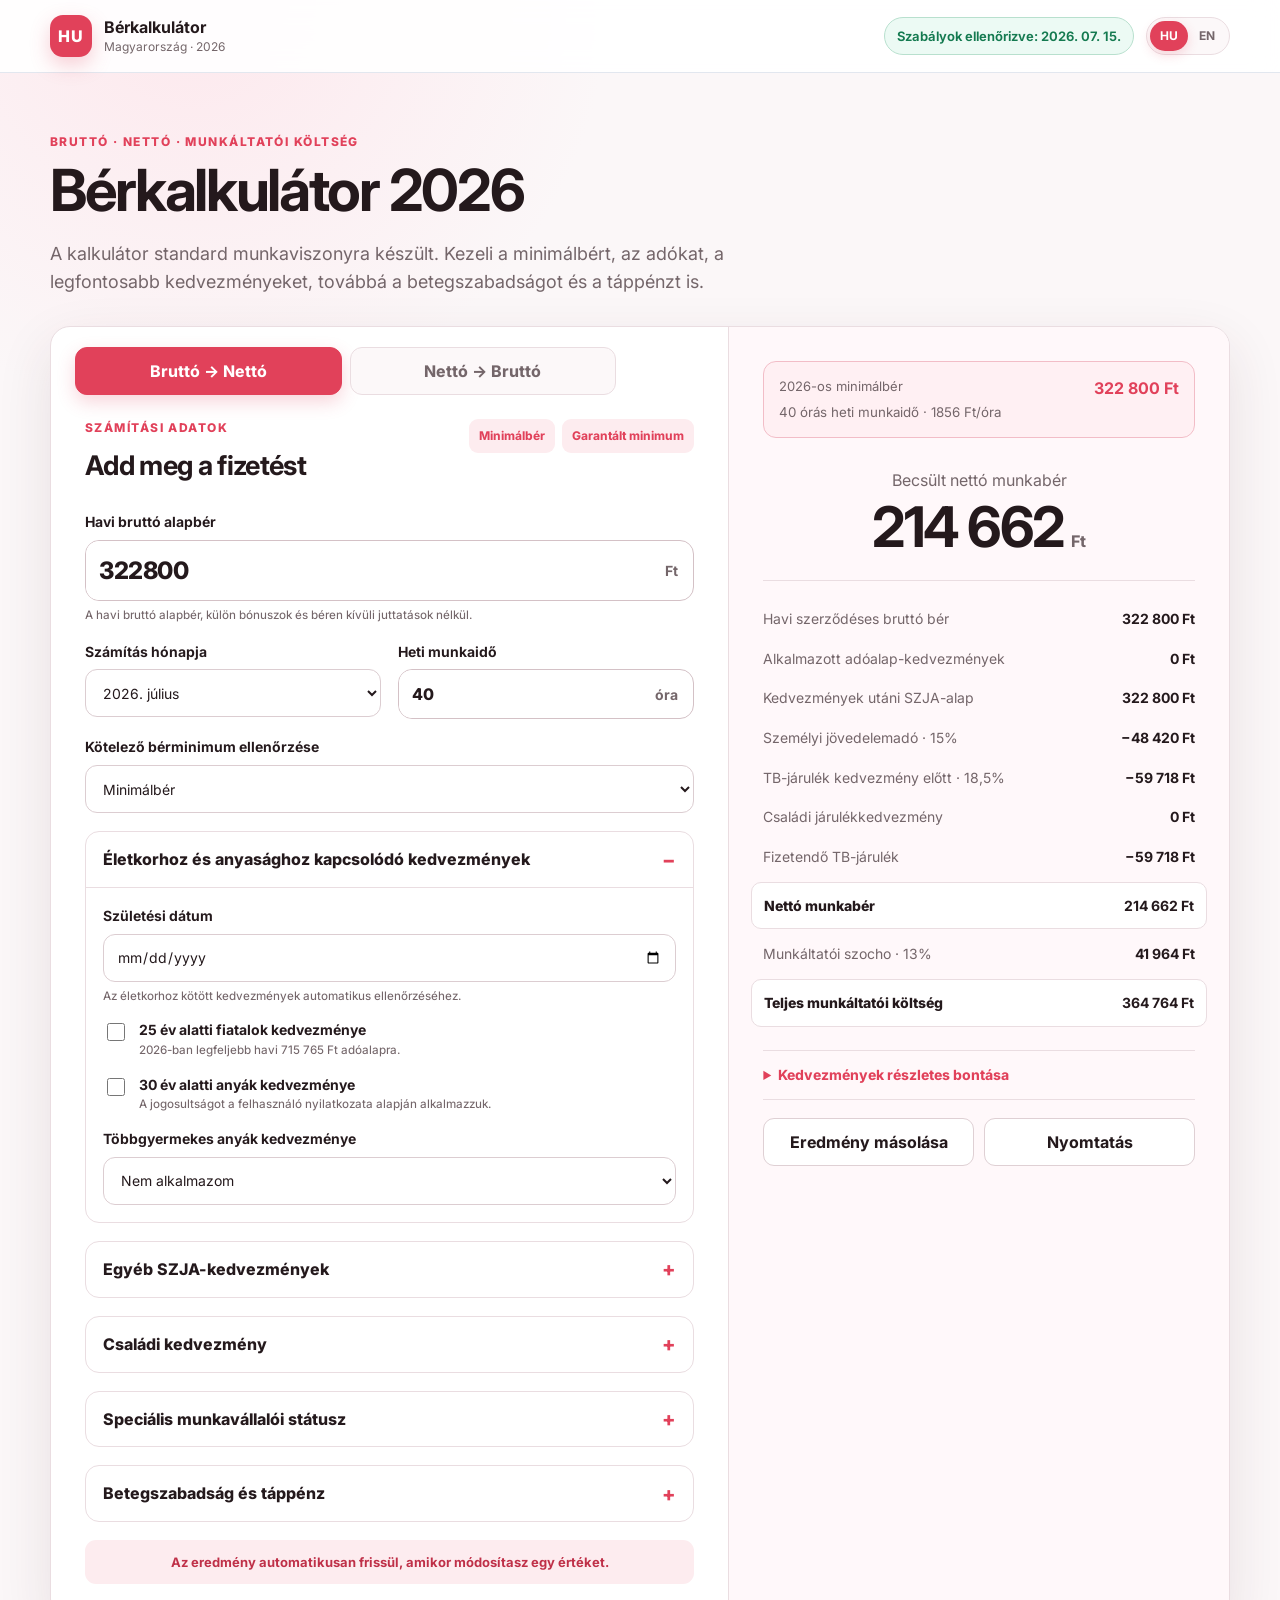
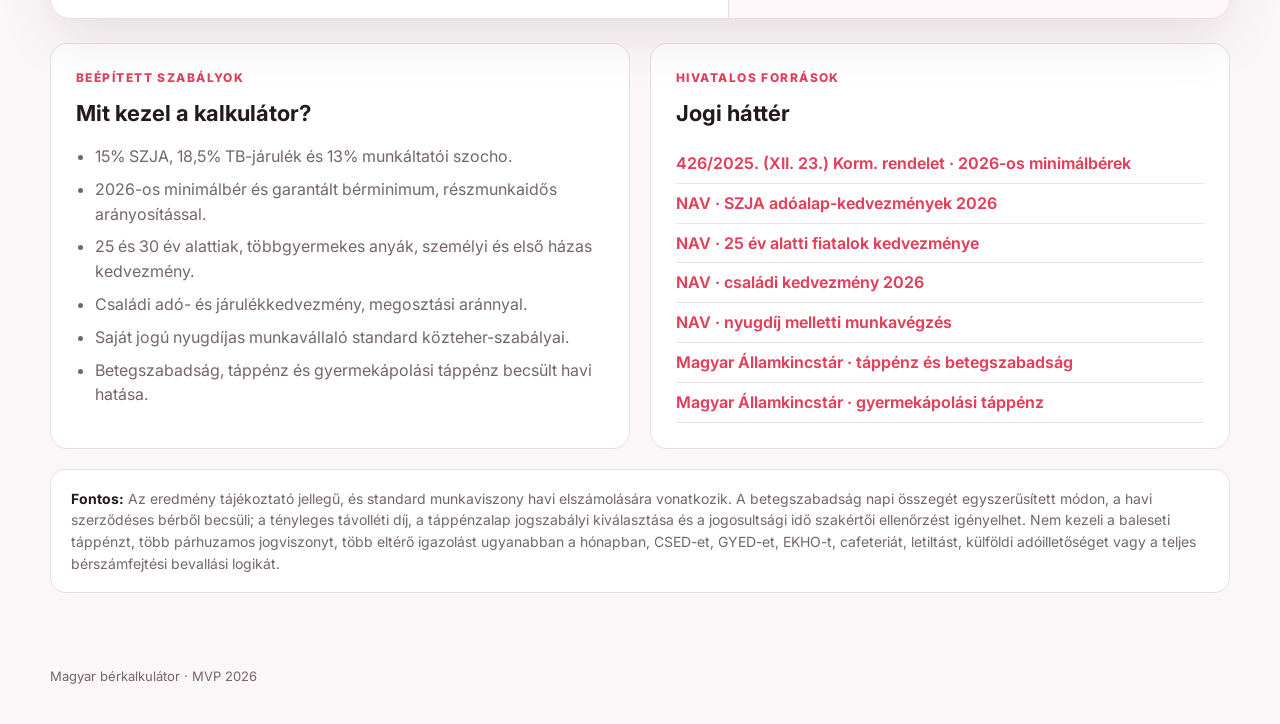
<file: berkalkulator.html>
<!DOCTYPE html>

<html lang="hu">
<head>
<meta charset="utf-8"/>
<meta content="width=device-width, initial-scale=1" name="viewport"/>
<meta content="#e1415a" name="theme-color"/>
<meta content="Magyar bérkalkulátor 2026: bruttó-nettó, nettó-bruttó, adókedvezmények és teljes munkáltatói költség." name="description"/>
<title data-i18n="pageTitle">Magyar bérkalkulátor 2026</title>
<link href="https://fonts.googleapis.com" rel="preconnect"/>
<link crossorigin="" href="https://fonts.gstatic.com" rel="preconnect"/>
<link href="https://fonts.googleapis.com/css2?family=Inter:wght@100..900&amp;display=swap" rel="stylesheet"/>
<style>
:root {
  --bg: #fbf7f8;
  --surface: #ffffff;
  --surface-soft: #fcf8f9;
  --ink: #24191c;
  --muted: #74666a;
  --line: #eadde1;
  --primary: #e1415a;
  --primary-dark: #bf3048;
  --accent: #fdecef;
  --success: #147a50;
  --warning-bg: #fff8e7;
  --warning-line: #f1d485;
  --shadow: 0 20px 55px rgba(74, 35, 45, 0.11);
  --radius: 20px;
}
* { box-sizing: border-box; }
html {
  scroll-behavior: smooth;
  font-family: "Inter", sans-serif;
}
body, button, input, select, textarea, option, optgroup, label, summary, table, th, td {
  font-family: "Inter", sans-serif !important;
}
*::before, *::after {
  font-family: "Inter", sans-serif !important;
}
body {
  margin: 0;
  color: var(--ink);
  background: radial-gradient(circle at 15% 0%, #fde8ed 0, transparent 26rem), var(--bg);
  line-height: 1.55;
}
button, input, select, textarea { font-size: inherit; line-height: inherit; }
button { cursor: pointer; }
button:focus-visible { outline: 3px solid rgba(225,65,90,.24); outline-offset: 3px; }
.shell { width: min(1180px, calc(100% - 32px)); margin: 0 auto; }
.site-header { background: rgba(255,255,255,.9); backdrop-filter: blur(14px); border-bottom: 1px solid rgba(223,229,238,.9); position: sticky; top: 0; z-index: 20; }
.header-inner { min-height: 72px; display: flex; align-items: center; justify-content: space-between; gap: 24px; }
.brand { display: inline-flex; gap: 12px; align-items: center; color: var(--ink); text-decoration: none; }
.brand > span:last-child { display: flex; flex-direction: column; line-height: 1.2; }
.brand small { color: var(--muted); font-size: 12px; margin-top: 3px; }
.brand-mark { width: 42px; height: 42px; display: grid; place-items: center; border-radius: 13px; background: var(--primary); color: white; font-weight: 800; letter-spacing: .04em; box-shadow: 0 8px 20px rgba(225,65,90,.25); }

.header-actions { display: flex; align-items: center; gap: 12px; }
.language-switcher { display: inline-flex; padding: 3px; border: 1px solid var(--line); border-radius: 999px; background: var(--surface-soft); }
.language-button { min-width: 38px; border: 0; border-radius: 999px; padding: 6px 9px; background: transparent; color: var(--muted); font-size: 12px; font-weight: 700; }
.language-button.active { background: var(--primary); color: #fff; box-shadow: 0 4px 12px rgba(225,65,90,.20); }

.verified-badge { border: 1px solid #b8e0ce; background: #ecfaf4; color: var(--success); padding: 8px 12px; border-radius: 999px; font-size: 13px; font-weight: 650; }
.page-grid { padding: 60px 0 48px; }
.intro { max-width: 820px; margin-bottom: 30px; }
.eyebrow { margin: 0 0 8px; color: var(--primary); font-size: 12px; letter-spacing: .12em; font-weight: 800; }
.intro h1 { margin: 0; font-size: clamp(34px, 5vw, 58px); line-height: 1.04; letter-spacing: -.04em; }
.intro > p:last-child { color: var(--muted); font-size: 18px; max-width: 760px; margin: 20px 0 0; }
.calculator-card { display: grid; grid-template-columns: minmax(0, 1.15fr) minmax(380px, .85fr); background: var(--surface); border: 1px solid var(--line); border-radius: var(--radius); box-shadow: var(--shadow); overflow: hidden; position: relative; }
.mode-tabs { position: absolute; inset: 0 auto auto 0; display: flex; width: 50%; padding: 20px 24px 0; gap: 8px; }
.mode-tab { flex: 1; border: 1px solid var(--line); background: var(--surface-soft); color: var(--muted); padding: 11px 13px; border-radius: 12px; font-weight: 750; transition: .18s ease; }
.mode-tab:hover { border-color: var(--primary); color: var(--primary); background: var(--accent); }
.mode-tab.active { color: white; border-color: var(--primary); background: var(--primary); box-shadow: 0 7px 18px rgba(225,65,90,.22); }
.mode-tab.active:hover { color: white; background: var(--primary-dark); border-color: var(--primary-dark); }
.form-column { padding: 92px 34px 34px; }
.result-column { padding: 34px; background: #fff8fa; border-left: 1px solid var(--line); }
.card-heading { display: flex; justify-content: space-between; align-items: flex-start; gap: 16px; margin-bottom: 24px; }
.card-heading h2 { margin: 0; font-size: 27px; letter-spacing: -.025em; }
.quick-actions { display: flex; flex-wrap: wrap; justify-content: flex-end; gap: 7px; }
.text-button { border: 0; border-radius: 9px; color: var(--primary); background: var(--accent); padding: 8px 10px; font-size: 12px; font-weight: 750; transition: .18s ease; }
.text-button:hover { color: white; background: var(--primary); transform: translateY(-1px); }
.field-grid, .family-grid { display: grid; grid-template-columns: repeat(2, minmax(0,1fr)); gap: 17px; }
.field { display: flex; flex-direction: column; gap: 7px; color: var(--ink); font-size: 14px; font-weight: 680; }
.field-wide { grid-column: 1 / -1; }
.field small, .check-row small { color: var(--muted); font-weight: 450; line-height: 1.35; }
.field input, .field select { width: 100%; border: 1px solid #dccdd1; border-radius: 12px; background: white; min-height: 48px; padding: 11px 13px; color: var(--ink); outline: none; }
.field input:focus, .field select:focus { border-color: var(--primary); box-shadow: 0 0 0 4px rgba(225,65,90,.11); }
.money-input, .unit-input { display: flex; align-items: center; border: 1px solid #d4c1c6; border-radius: 14px; background: white; padding-right: 15px; overflow: hidden; }
.money-input:focus-within, .unit-input:focus-within { border-color: var(--primary); box-shadow: 0 0 0 4px rgba(225,65,90,.11); }
.money-input input, .unit-input input { border: 0; box-shadow: none !important; min-height: 58px; font-size: 24px; font-weight: 800; letter-spacing: -.02em; }
.unit-input input { min-height: 48px; font-size: 16px; }
.money-input strong, .unit-input strong { color: var(--muted); white-space: nowrap; }
.options-panel { margin-top: 18px; border: 1px solid var(--line); border-radius: 14px; overflow: hidden; background: var(--surface); }
.options-panel summary { list-style: none; padding: 15px 17px; font-weight: 780; cursor: pointer; display: flex; justify-content: space-between; align-items: center; }
.options-panel summary::-webkit-details-marker { display: none; }
.options-panel summary::after { content: '+'; color: var(--primary); font-size: 20px; line-height: 1; }
.options-panel[open] summary::after { content: '−'; }
.options-content { border-top: 1px solid var(--line); padding: 17px; display: grid; gap: 15px; }
.check-row { display: flex; align-items: flex-start; gap: 11px; font-size: 14px; cursor: pointer; }
.check-row input { margin-top: 4px; width: 18px; height: 18px; accent-color: var(--primary); flex: 0 0 auto; }
.check-row span { display: flex; flex-direction: column; gap: 2px; }
.indented-field { margin-left: 29px; }
.primary-button { width: 100%; border: 0; border-radius: 13px; padding: 15px 18px; background: var(--primary); color: white; font-weight: 800; margin-top: 22px; box-shadow: 0 10px 22px rgba(225,65,90,.23); transition: .18s ease; }
.primary-button:hover { background: var(--primary-dark); transform: translateY(-1px); }
.form-error { color: #b42318; background: #fff0ee; border: 1px solid #f4c7c1; padding: 11px 13px; border-radius: 11px; margin: 13px 0 0; }
.minimum-strip { padding: 14px 15px; border: 1px solid #f2bdc7; background: #fff0f3; border-radius: 13px; display: grid; grid-template-columns: 1fr auto; gap: 2px 12px; }
.minimum-strip span { font-size: 13px; color: var(--muted); }
.minimum-strip strong { color: var(--primary); }
.minimum-strip small { grid-column: 1 / -1; color: var(--muted); }
.headline-result { padding: 30px 0 25px; text-align: center; border-bottom: 1px solid var(--line); }
.headline-result p { margin: 0 0 6px; color: var(--muted); }
.headline-result div { display: flex; align-items: baseline; justify-content: center; gap: 7px; }
.headline-result strong { font-size: clamp(40px, 5vw, 56px); line-height: 1; letter-spacing: -.045em; }
.headline-result span { color: var(--muted); font-weight: 750; }
.headline-result small { display: block; margin-top: 10px; color: var(--muted); }
.breakdown { padding: 18px 0; }
.breakdown > div { display: flex; justify-content: space-between; gap: 20px; padding: 9px 0; color: var(--muted); font-size: 14px; }
.breakdown strong { color: var(--ink); text-align: right; }
.breakdown .emphasis { margin: 5px -12px; padding: 12px; border-radius: 10px; background: white; color: var(--ink); font-weight: 800; border: 1px solid var(--line); }
.allowance-breakdown { border-top: 1px solid var(--line); border-bottom: 1px solid var(--line); padding: 13px 0; }
.allowance-breakdown summary { cursor: pointer; font-size: 14px; font-weight: 750; color: var(--primary); }
.allowance-breakdown #allowance-lines { padding-top: 10px; }
.allowance-breakdown #allowance-lines div { display: flex; justify-content: space-between; gap: 15px; padding: 6px 0; font-size: 13px; color: var(--muted); }
.warnings { margin-top: 18px; padding: 12px 14px; background: var(--warning-bg); border: 1px solid var(--warning-line); border-radius: 12px; color: #725600; font-size: 13px; }
.warnings p { margin: 0; }
.warnings p + p { margin-top: 8px; }
.result-actions { display: grid; grid-template-columns: 1fr 1fr; gap: 10px; margin-top: 18px; }
.secondary-button { border: 1px solid #dfd0d4; background: #ffffff; color: var(--ink); border-radius: 11px; padding: 11px; font-weight: 720; transition: .18s ease; }
.secondary-button:hover { border-color: var(--primary); background: var(--accent); color: var(--primary-dark); transform: translateY(-1px); }
.info-grid { display: grid; grid-template-columns: 1fr 1fr; gap: 20px; margin-top: 24px; }
.info-card { background: white; border: 1px solid var(--line); border-radius: 17px; padding: 25px; }
.info-card h2 { margin: 0 0 14px; font-size: 22px; }
.info-card ul { margin: 0; padding-left: 19px; color: var(--muted); }
.info-card li + li { margin-top: 8px; }
.legal-card { display: flex; flex-direction: column; align-items: flex-start; }
.legal-card a { color: var(--primary); text-decoration: none; font-weight: 650; padding: 7px 0; border-bottom: 1px solid #eee2e5; width: 100%; }
.scope-note { margin-top: 20px; background: #fff; border: 1px solid var(--line); border-radius: 15px; padding: 18px 20px; color: var(--muted); font-size: 14px; }
.scope-note strong { color: var(--ink); }
.site-footer { padding: 25px 0 38px; color: var(--muted); font-size: 13px; }
[hidden] { display: none !important; }
@media (max-width: 900px) {
  .calculator-card { grid-template-columns: 1fr; }
  .mode-tabs { width: 100%; }
  .result-column { border-left: 0; border-top: 1px solid var(--line); }
  .info-grid { grid-template-columns: 1fr; }
}
@media (max-width: 620px) {
  .shell { width: min(100% - 20px, 1180px); }
  .verified-badge { display: none; }
  .header-actions { gap: 6px; }
  .page-grid { padding-top: 35px; }
  .intro h1 { font-size: 37px; }
  .intro > p:last-child { font-size: 16px; }
  .form-column, .result-column { padding-left: 18px; padding-right: 18px; }
  .mode-tabs { padding-left: 14px; padding-right: 14px; }
  .field-grid, .family-grid { grid-template-columns: 1fr; }
  .field-wide { grid-column: auto; }
  .card-heading { flex-direction: column; }
  .quick-actions { justify-content: flex-start; }
  .result-actions { grid-template-columns: 1fr; }
  .breakdown > div { gap: 10px; }
}
@media print {
  .site-header, .intro, .form-column, .info-grid, .scope-note, .site-footer, .result-actions { display: none !important; }
  body { background: white; }
  .page-grid { padding: 0; }
  .calculator-card { display: block; border: 0; box-shadow: none; }
  .result-column { border: 0; background: white; }
}

/* Automatikus számítás és betegszabadság */
.auto-calc-note {
  margin: 18px 0 0;
  padding: 12px 14px;
  border-radius: 11px;
  background: var(--accent);
  color: var(--primary-dark);
  font-size: 13px;
  font-weight: 700;
  text-align: center;
}
.medical-fields {
  display: grid;
  grid-template-columns: repeat(2, minmax(0, 1fr));
  gap: 15px;
  padding-top: 2px;
}
.compact-money input { min-height: 48px; font-size: 16px; }
.medical-preview {
  padding: 12px 14px;
  border-radius: 11px;
  background: var(--accent);
  color: var(--primary-dark);
  font-size: 13px;
  line-height: 1.5;
}
.medical-preview strong { color: var(--ink); }
.medical-result-row {
  background: rgba(225, 65, 90, .045);
  margin: 0 -8px;
  padding-left: 8px !important;
  padding-right: 8px !important;
  border-radius: 8px;
}
@media (max-width: 620px) {
  .medical-fields { grid-template-columns: 1fr; }
}


</style>
</head>
<body>
<header class="site-header">
<div class="shell header-inner">
<a aria-label="Magyar bérkalkulátor" class="brand" data-i18n-aria="brandAria" href="#kalkulator">
<span class="brand-mark">HU</span>
<span><strong data-i18n="brandTitle">Bérkalkulátor</strong><small data-i18n="brandSubtitle">Magyarország · 2026</small></span>
</a>
<div class="header-actions"><span class="verified-badge" data-i18n="verified">Szabályok ellenőrizve: 2026. 07. 15.</span><div aria-label="Language / Nyelv" class="language-switcher" role="group"><button aria-pressed="true" class="language-button active" data-lang="hu" type="button">HU</button><button aria-pressed="false" class="language-button" data-lang="en" type="button">EN</button></div></div></div>
</header>
<main class="shell page-grid" id="kalkulator">
<section class="intro">
<p class="eyebrow" data-i18n="introEyebrow">BRUTTÓ · NETTÓ · MUNKÁLTATÓI KÖLTSÉG</p>
<h1 data-i18n="introTitle">Bérkalkulátor 2026</h1>
<p data-i18n="introText">A kalkulátor standard munkaviszonyra készült. Kezeli a minimálbért, az adókat, a legfontosabb kedvezményeket, továbbá a betegszabadságot és a táppénzt is.</p>
</section>
<section aria-labelledby="calculator-title" class="calculator-card">
<div aria-label="Számítás típusa" class="mode-tabs" data-i18n-aria="calculationTypeAria" role="tablist">
<button aria-selected="true" class="mode-tab active" data-i18n="grossToNet" data-mode="gross" role="tab" type="button">Bruttó → Nettó</button>
<button aria-selected="false" class="mode-tab" data-i18n="netToGross" data-mode="net" role="tab" type="button">Nettó → Bruttó</button>
</div>
<div class="form-column">
<div class="card-heading">
<div>
<p class="eyebrow" data-i18n="calcData">SZÁMÍTÁSI ADATOK</p>
<h2 data-i18n="enterSalary" id="calculator-title">Add meg a fizetést</h2>
</div>
<div class="quick-actions">
<button class="text-button" data-i18n="minimumWage" id="use-minimum" type="button">Minimálbér</button>
<button class="text-button" data-i18n="guaranteedMinimumShort" id="use-guaranteed" type="button">Garantált minimum</button>
</div>
</div>
<div class="field-grid">
<label class="field field-wide">
<span data-i18n="monthlyGrossBase" id="amount-label">Havi bruttó alapbér</span>
<span class="money-input">
<input aria-describedby="amount-hint" id="amount" inputmode="numeric" min="0" step="1" type="number" value="322800"/>
<strong data-currency-unit="true">Ft</strong>
</span>
<small data-i18n="monthlyGrossHint" id="amount-hint">A havi bruttó alapbér, külön bónuszok és béren kívüli juttatások nélkül.</small>
</label>
<label class="field">
<span data-i18n="calculationMonth">Számítás hónapja</span>
<select aria-label="Számítás hónapja" data-i18n-aria="calculationMonth" id="month">
<option value="2026-01">2026. január</option>
<option value="2026-02">2026. február</option>
<option value="2026-03">2026. március</option>
<option value="2026-04">2026. április</option>
<option value="2026-05">2026. május</option>
<option value="2026-06">2026. június</option>
<option selected="" value="2026-07">2026. július</option>
<option value="2026-08">2026. augusztus</option>
<option value="2026-09">2026. szeptember</option>
<option value="2026-10">2026. október</option>
<option value="2026-11">2026. november</option>
<option value="2026-12">2026. december</option>
</select>
</label>
<label class="field">
<span data-i18n="weeklyHours">Heti munkaidő</span>
<span class="unit-input"><input id="weekly-hours" max="40" min="1" step="1" type="number" value="40"/><strong data-i18n="hoursUnit">óra</strong></span>
</label>
<label class="field field-wide">
<span data-i18n="minimumCheck">Kötelező bérminimum ellenőrzése</span>
<select id="minimum-type">
<option data-i18n="minimumWage" value="minimum">Minimálbér</option>
<option data-i18n="guaranteedMinimumOption" value="guaranteed">Garantált bérminimum – középfokú végzettséget igénylő munkakör</option>
<option data-i18n="noMinimumCheck" value="none">Nem kérek ellenőrzést</option>
</select>
</label>
</div>
<details class="options-panel" open="">
<summary data-i18n="ageMotherAllowances">Életkorhoz és anyasághoz kapcsolódó kedvezmények</summary>
<div class="options-content">
<label class="field">
<span data-i18n="birthDate">Születési dátum</span>
<input id="birth-date" max="2010-12-31" min="1940-01-01" type="date"/>
<small data-i18n="birthDateHint">Az életkorhoz kötött kedvezmények automatikus ellenőrzéséhez.</small>
</label>
<label class="check-row">
<input id="under-25" type="checkbox"/>
<span><strong data-i18n="under25Allowance">25 év alatti fiatalok kedvezménye</strong><small data-i18n="under25Hint">2026-ban legfeljebb havi 715 765 Ft adóalapra.</small></span>
</label>
<label class="check-row">
<input id="under-30-mother" type="checkbox"/>
<span><strong data-i18n="under30MotherAllowance">30 év alatti anyák kedvezménye</strong><small data-i18n="eligibilityDeclaration">A jogosultságot a felhasználó nyilatkozata alapján alkalmazzuk.</small></span>
</label>
<label class="field">
<span data-i18n="multiChildMotherAllowance">Többgyermekes anyák kedvezménye</span>
<select id="mother-exemption">
<option data-i18n="notApplied" value="none">Nem alkalmazom</option>
<option data-i18n="twoChildMotherOption" value="two">Két gyermeket nevelő anya – 2026-ban jogosult korcsoport</option>
<option data-i18n="threeChildMotherOption" value="three">Három gyermeket nevelő anya</option>
<option data-i18n="fourChildMotherOption" value="four">Négy vagy több gyermeket nevelő anya</option>
</select>
</label>
</div>
</details>
<details class="options-panel">
<summary data-i18n="otherTaxAllowances">Egyéb SZJA-kedvezmények</summary>
<div class="options-content">
<label class="check-row">
<input id="personal-allowance" type="checkbox"/>
<span><strong data-i18n="personalAllowance">Személyi kedvezmény</strong><small data-i18n="personalAllowanceHint">Havi 107 600 Ft adóalap-kedvezmény.</small></span>
</label>
<label class="check-row">
<input id="first-marriage" type="checkbox"/>
<span><strong data-i18n="firstMarriageAllowance">Első házasok kedvezménye</strong><small data-i18n="firstMarriageHint">A házaspár által igénybe vehető havi keret megosztható.</small></span>
</label>
<label class="field indented-field" hidden="" id="first-marriage-share-wrap">
<span data-i18n="firstMarriageShare">Az első házasok kedvezményéből igényelt rész</span>
<select id="first-marriage-share">
<option data-i18n="firstMarriage100" value="100">100% – 33 335 Ft adóalap</option>
<option data-i18n="firstMarriage50" value="50">50% – 16 668 Ft adóalap</option>
<option data-i18n="firstMarriage25" value="25">25% – 8 334 Ft adóalap</option>
</select>
</label>
</div>
</details>
<details class="options-panel">
<summary data-i18n="familyAllowance">Családi kedvezmény</summary>
<div class="options-content family-grid">
<label class="field">
<span data-i18n="totalDependents">Eltartottak teljes száma</span>
<input id="total-dependents" max="20" min="0" step="1" type="number" value="0"/>
</label>
<label class="field">
<span data-i18n="beneficiaryDependents">Kedvezményezett eltartottak</span>
<input id="beneficiary-dependents" max="20" min="0" step="1" type="number" value="0"/>
</label>
<label class="field">
<span data-i18n="disabledBeneficiaries">Ebből tartósan beteg / súlyosan fogyatékos</span>
<input id="disabled-beneficiaries" max="20" min="0" step="1" type="number" value="0"/>
</label>
<label class="field">
<span data-i18n="familyShare">A kedvezményből igényelt rész</span>
<select id="family-share">
<option value="100">100%</option>
<option value="75">75%</option>
<option value="50">50%</option>
<option value="25">25%</option>
</select>
</label>
<label class="check-row field-wide">
<input checked="" id="family-contribution" type="checkbox"/>
<span><strong data-i18n="familyContributionAllowance">Családi járulékkedvezmény alkalmazása</strong><small data-i18n="familyContributionHint">A fel nem használt családi adóalap-kedvezmény 15%-a a TB-járulékot is csökkentheti.</small></span>
</label>
</div>
</details>
<details class="options-panel">
<summary data-i18n="specialStatus">Speciális munkavállalói státusz</summary>
<div class="options-content">
<label class="check-row">
<input id="pensioner" type="checkbox"/>
<span><strong data-i18n="pensioner">Saját jogú nyugdíjas munkavállaló</strong><small data-i18n="pensionerHint">A standard esetben nincs 18,5% TB-járulék és 13% munkáltatói szocho.</small></span>
</label>
</div>
</details>
<details class="options-panel" id="sickness-panel">
<summary data-i18n="sicknessPanel">Betegszabadság és táppénz</summary>
<div class="options-content">
<label class="check-row">
<input id="sickness-enabled" type="checkbox"/>
<span><strong data-i18n="sicknessEnabled">Keresőképtelenség figyelembevétele</strong><small data-i18n="sicknessEnabledHint">A ledolgozott napok bére, a betegszabadság és a táppénz külön kerül kiszámításra.</small></span>
</label>
<div class="medical-fields" hidden="" id="sickness-fields">
<label class="field field-wide">
<span data-i18n="absenceType">Keresőképtelenség típusa</span>
<select id="absence-type">
<option data-i18n="absenceOrdinary" value="ordinary">Saját betegség</option>
<option data-i18n="absenceHospital" value="hospital">Kórházi / fekvőbeteg-ellátás</option>
<option data-i18n="absencePregnancy" value="pregnancy">Veszélyeztetett várandósság</option>
<option data-i18n="absenceChildCare" value="childCare">Gyermekápolási táppénz (GYÁP)</option>
</select>
</label>
<label class="field">
<span data-i18n="monthWorkdays">Összes munkanap a hónapban</span>
<span class="unit-input"><input id="month-workdays" max="31" min="1" step="1" type="number" value="23"/><strong data-i18n="daysUnit">nap</strong></span>
<small data-i18n="monthWorkdaysHint">Az általános 2026-os munkarend alapján automatikusan kitöltjük, de módosítható.</small>
</label>
<label class="field">
<span data-i18n="sickLeaveWorkdays">Betegszabadság munkanapjai</span>
<span class="unit-input"><input id="sick-leave-workdays" max="31" min="0" step="1" type="number" value="5"/><strong data-i18n="daysUnit">nap</strong></span>
<small data-i18n="sickLeaveHint">A betegszabadság idejére a becsült távolléti díj 70%-a jár.</small>
</label>
<label class="field">
<span data-i18n="sickLeaveUsedBefore">Korábban felhasznált betegszabadság</span>
<span class="unit-input"><input id="sick-leave-used-before" max="15" min="0" step="1" type="number" value="0"/><strong data-i18n="daysUnit">nap</strong></span>
<small data-i18n="sickLeaveQuotaHint">Az éves keret főszabály szerint 15 munkanap.</small>
</label>
<label class="field">
<span data-i18n="sickPayWorkdays">Táppénzes munkanapok a hónapban</span>
<span class="unit-input"><input id="sick-pay-workdays" max="31" min="0" step="1" type="number" value="0"/><strong data-i18n="daysUnit">nap</strong></span>
<small data-i18n="sickPayWorkdaysHint">A havi munkabér arányosításához szükséges.</small>
</label>
<label class="field">
<span data-i18n="sickPayCalendarDays">Táppénzes naptári napok a hónapban</span>
<span class="unit-input"><input id="sick-pay-calendar-days" max="31" min="0" step="1" type="number" value="0"/><strong data-i18n="daysUnit">nap</strong></span>
<small data-i18n="sickPayCalendarHint">A táppénz minden jogosult naptári napra járhat.</small>
</label>
<label class="field">
<span data-i18n="sickPayBaseIncome">Táppénzalap jövedelme</span>
<span class="money-input compact-money"><input id="sick-pay-base-income" min="0" step="1" type="number" value="1936800"/><strong data-currency-unit="true">Ft</strong></span>
<small data-i18n="sickPayBaseIncomeHint">Az irányadó időszakban bevallott, járulékalapot képező jövedelem összege.</small>
</label>
<label class="field">
<span data-i18n="sickPayBaseDays">Táppénzalap naptári napjai</span>
<span class="unit-input"><input id="sick-pay-base-days" max="366" min="1" step="1" type="number" value="180"/><strong data-i18n="daysUnit">nap</strong></span>
<small data-i18n="sickPayBaseDaysHint">A jövedelemhez tartozó figyelembe vehető naptári napok.</small>
</label>
<label class="check-row field-wide">
<input checked="" id="insurance-730" type="checkbox"/>
<span><strong data-i18n="insurance730">Legalább 730 nap folyamatos biztosítási idő</strong><small data-i18n="insurance730Hint">Főszabály szerint 60%-os táppénz; enélkül, illetve fekvőbeteg-ellátásnál 50%.</small></span>
</label>
<div class="medical-preview field-wide" id="sickness-preview"></div>
</div>
</div>
</details>
<p class="auto-calc-note" data-i18n="autoCalc" role="status">Az eredmény automatikusan frissül, amikor módosítasz egy értéket.</p>
<p class="form-error" hidden="" id="form-error" role="alert"></p>
</div>
<div aria-live="polite" class="result-column">
<div class="minimum-strip">
<span data-i18n="minimumSummary" id="minimum-label">2026-os minimálbér</span>
<strong id="minimum-value">322 800 Ft</strong>
<small data-i18n="fullTimeMonthly" id="minimum-period">Teljes munkaidő · havi alapbér</small>
</div>
<div class="headline-result">
<p data-i18n="estimatedNetSalary" id="main-result-label">Becsült nettó munkabér</p>
<div><strong id="main-result">214 662</strong><span data-currency-unit="true">Ft</span></div>
<small hidden="" id="result-difference"></small>
</div>
<div class="breakdown">
<div><span data-i18n="contractualGrossSalary">Havi szerződéses bruttó bér</span><strong id="gross-result">322 800 Ft</strong></div>
<div class="medical-result-row" hidden=""><span data-i18n="workedDaysSalary">Ledolgozott napokra járó bér</span><strong id="worked-gross-result">322 800 Ft</strong></div>
<div class="medical-result-row" hidden=""><span data-i18n="sickLeaveGross">Betegszabadság bruttó összege</span><strong id="sick-leave-gross-result">0 Ft</strong></div>
<div class="medical-result-row" hidden=""><span data-i18n="sickPayGross">Táppénz bruttó összege</span><strong id="sick-pay-gross-result">0 Ft</strong></div>
<div class="medical-result-row" hidden=""><span data-i18n="totalGrossPayment">Összes bruttó kifizetés</span><strong id="total-gross-result">322 800 Ft</strong></div>
<div><span data-i18n="appliedAllowances">Alkalmazott adóalap-kedvezmények</span><strong id="allowances-result">0 Ft</strong></div>
<div><span data-i18n="taxBaseAfterAllowances">Kedvezmények utáni SZJA-alap</span><strong id="taxable-result">322 800 Ft</strong></div>
<div><span data-i18n="personalIncomeTax">Személyi jövedelemadó · 15%</span><strong id="tax-result">−48 420 Ft</strong></div>
<div><span data-i18n="socialSecurityBeforeAllowance">TB-járulék kedvezmény előtt · 18,5%</span><strong id="raw-tb-result">−59 718 Ft</strong></div>
<div><span data-i18n="familyContributionLabel">Családi járulékkedvezmény</span><strong id="family-contribution-result">0 Ft</strong></div>
<div><span data-i18n="payableSocialSecurity">Fizetendő TB-járulék</span><strong id="tb-result">−59 718 Ft</strong></div>
<div class="emphasis"><span data-i18n="netSalary" id="net-result-label">Nettó munkabér</span><strong id="net-result">214 662 Ft</strong></div>
<div><span data-i18n="employerSocialTax">Munkáltatói szocho · 13%</span><strong id="szocho-result">41 964 Ft</strong></div>
<div class="medical-result-row" hidden=""><span data-i18n="employerSickPayContribution">Munkáltatói táppénz-hozzájárulás</span><strong id="sick-pay-contribution-result">0 Ft</strong></div>
<div class="emphasis"><span data-i18n="totalEmployerCost">Teljes munkáltatói költség</span><strong id="cost-result">364 764 Ft</strong></div>
</div>
<details class="allowance-breakdown" id="allowance-breakdown">
<summary data-i18n="detailedBreakdown">Kedvezmények részletes bontása</summary>
<div id="allowance-lines"></div>
</details>
<div class="warnings" hidden="" id="warnings"></div>
<div class="result-actions">
<button class="secondary-button" data-i18n="copyResult" id="copy-result" type="button">Eredmény másolása</button>
<button class="secondary-button" data-i18n="print" onclick="window.print()" type="button">Nyomtatás</button>
</div>
</div>
</section>
<section class="info-grid">
<article class="info-card">
<p class="eyebrow" data-i18n="includedRules">BEÉPÍTETT SZABÁLYOK</p>
<h2 data-i18n="whatItHandles">Mit kezel a kalkulátor?</h2>
<ul>
<li data-i18n="ruleRates">15% SZJA, 18,5% TB-járulék és 13% munkáltatói szocho.</li>
<li data-i18n="ruleMinimum">2026-os minimálbér és garantált bérminimum, részmunkaidős arányosítással.</li>
<li data-i18n="ruleAllowances">25 és 30 év alattiak, többgyermekes anyák, személyi és első házas kedvezmény.</li>
<li data-i18n="ruleFamily">Családi adó- és járulékkedvezmény, megosztási aránnyal.</li>
<li data-i18n="rulePensioner">Saját jogú nyugdíjas munkavállaló standard közteher-szabályai.</li>
<li data-i18n="ruleSickness">Betegszabadság, táppénz és gyermekápolási táppénz becsült havi hatása.</li>
</ul>
</article>
<article class="info-card legal-card">
<p class="eyebrow" data-i18n="officialSources">HIVATALOS FORRÁSOK</p>
<h2 data-i18n="legalBasis">Jogi háttér</h2>
<a data-i18n="sourceMinimumWage" href="https://njt.hu/jogszabaly/2025-426-20-22" rel="noreferrer" target="_blank">426/2025. (XII. 23.) Korm. rendelet · 2026-os minimálbérek</a>
<a data-i18n="sourceTaxAllowances" href="https://nav.gov.hu/pfile/file?path=%2Fugyfeliranytu%2Fnezzen-utana%2Finf_fuz%2Frejtett%2FInformacios-fuzetek---Aktualis%2F73.-Szja-adoalap-kedvezmenyek" rel="noreferrer" target="_blank">NAV · SZJA adóalap-kedvezmények 2026</a>
<a data-i18n="sourceUnder25" href="https://nav.gov.hu/ado/szja/szja-kedvezmenyek/25-ev-alatti-fiatalok-kedvezmenye" rel="noreferrer" target="_blank">NAV · 25 év alatti fiatalok kedvezménye</a>
<a data-i18n="sourceFamily" href="https://nav.gov.hu/sajtoszoba/hirek/Jovore_jon_a_dupla_csaladi_adokedvezmeny" rel="noreferrer" target="_blank">NAV · családi kedvezmény 2026</a>
<a data-i18n="sourcePensioner" href="https://nav.gov.hu/sajtoszoba/hirek/Nyugdij_melletti_munka_nincs_se_tb_se_szocho" rel="noreferrer" target="_blank">NAV · nyugdíj melletti munkavégzés</a>
<a data-i18n="sourceSickPay" href="https://www.allamkincstar.gov.hu/egeszsegbiztositas/Betegseg/tappenz-betegszabadsag" rel="noreferrer" target="_blank">Magyar Államkincstár · táppénz és betegszabadság</a>
<a data-i18n="sourceChildCare" href="https://www.allamkincstar.gov.hu/egeszsegbiztositas/Betegseg/gyermekapolasi-tappenz-gyap-" rel="noreferrer" target="_blank">Magyar Államkincstár · gyermekápolási táppénz</a>
</article>
</section>
<section class="scope-note"><strong data-i18n="important">Fontos:</strong> <span data-i18n="scopeText">az eredmény tájékoztató jellegű, és standard munkaviszony havi elszámolására vonatkozik. A betegszabadság napi összegét egyszerűsített módon, a havi szerződéses bérből becsüli; a tényleges távolléti díj, a táppénzalap jogszabályi kiválasztása és a jogosultsági idő szakértői ellenőrzést igényelhet. Nem kezeli a baleseti táppénzt, több párhuzamos jogviszonyt, több eltérő igazolást ugyanabban a hónapban, CSED-et, GYED-et, EKHO-t, cafeteriát, letiltást, külföldi adóilletőséget vagy a teljes bérszámfejtési bevallási logikát.</span></section>
</main>
<footer class="site-footer"><div class="shell" data-i18n="footer">Magyar bérkalkulátor · MVP 2026</div></footer>
<script>
(function (root, factory) {
  const api = factory();
  if (typeof module === 'object' && module.exports) module.exports = api;
  else root.HungarianSalaryCore = api;
})(typeof self !== 'undefined' ? self : this, function () {
  'use strict';

  const WORKDAYS = {
    '2026-01': 21, '2026-02': 20, '2026-03': 22, '2026-04': 20,
    '2026-05': 19, '2026-06': 22, '2026-07': 23, '2026-08': 20,
    '2026-09': 22, '2026-10': 21, '2026-11': 21, '2026-12': 22
  };

  const ABSENCE_TYPES = {
    ordinary: {
      label: 'Saját betegség',
      sickLeaveAllowed: true,
      fixedSickPayRate: null,
      employerContributionRate: 1 / 3
    },
    hospital: {
      label: 'Kórházi / fekvőbeteg-ellátás',
      sickLeaveAllowed: true,
      fixedSickPayRate: 0.50,
      employerContributionRate: 1 / 3
    },
    pregnancy: {
      label: 'Veszélyeztetett várandósság',
      sickLeaveAllowed: false,
      fixedSickPayRate: null,
      employerContributionRate: 1 / 3
    },
    childCare: {
      label: 'Gyermekápolási táppénz (GYÁP)',
      sickLeaveAllowed: false,
      fixedSickPayRate: null,
      employerContributionRate: 0
    }
  };

  const RULES = [
    {
      id: 'hu-2026',
      validFrom: '2026-01',
      validTo: '2026-12',
      label: '2026. január 1. – 2026. december 31.',
      verifiedAt: '2026-07-15',
      fullTimeWeeklyHours: 40,
      minimumWage: {
        monthly: 322800,
        weekly: 74210,
        daily: 14850,
        hourly: 1856
      },
      guaranteedMinimum: {
        monthly: 373200,
        weekly: 85800,
        daily: 17160,
        hourly: 2145
      },
      incomeTaxRate: 0.15,
      socialSecurityRate: 0.185,
      employerSocialTaxRate: 0.13,
      under25MonthlyLimit: 715765,
      personalAllowance: 107600,
      firstMarriageAllowance: 33335,
      familyAllowance: {
        oneDependentPerBeneficiary: 133340,
        twoDependentsPerBeneficiary: 266660,
        threeOrMorePerBeneficiary: 440000,
        disabledExtraPerBeneficiary: 133340
      },
      sickness: {
        annualSickLeaveWorkdays: 15,
        sickLeaveRate: 0.70,
        sickPayRateLongInsurance: 0.60,
        sickPayRateShortInsurance: 0.50,
        sickPayDailyMaximum: 21520
      }
    }
  ];

  function roundHuf(value) {
    return Math.round(Number(value) || 0);
  }

  function roundMoney(value) {
    return Math.round((Number(value) || 0) * 100) / 100;
  }

  function normalizeMonth(month) {
    return String(month || '').slice(0, 7);
  }

  function getRules(month) {
    const normalized = normalizeMonth(month);
    const rule = RULES.find((item) => normalized >= item.validFrom && normalized <= item.validTo);
    if (!rule) throw new Error('A kalkulátor jelenlegi verziója a 2026-os magyar szabályokat tartalmazza.');
    return rule;
  }

  function getMonthWorkdays(month) {
    return WORKDAYS[normalizeMonth(month)] || 0;
  }

  function clamp(value, min, max) {
    return Math.min(max, Math.max(min, Number(value) || 0));
  }

  function clampInt(value, min, max) {
    return Math.min(max, Math.max(min, Math.trunc(Number(value) || 0)));
  }

  function monthIndex(month) {
    const normalized = normalizeMonth(month);
    if (!/^\d{4}-\d{2}$/.test(normalized)) return null;
    const [year, mon] = normalized.split('-').map(Number);
    return year * 12 + mon - 1;
  }

  function birthdayMonthIndex(birthDate, years) {
    if (!birthDate || !/^\d{4}-\d{2}-\d{2}$/.test(String(birthDate))) return null;
    const [year, month] = String(birthDate).split('-').map(Number);
    return (year + years) * 12 + month - 1;
  }

  function isUnder25Eligible(birthDate, month) {
    const selected = monthIndex(month);
    const twentyFifth = birthdayMonthIndex(birthDate, 25);
    if (selected === null || twentyFifth === null) return null;
    return selected <= twentyFifth;
  }

  function isUnder30MotherEligibleByAge(birthDate, month) {
    const selectedYear = Number(normalizeMonth(month).slice(0, 4));
    if (!birthDate || !selectedYear) return null;
    const birthYear = Number(String(birthDate).slice(0, 4));
    return birthYear >= selectedYear - 30 + 1;
  }

  function isTwoChildMotherEligibleByAge(birthDate, month) {
    const selectedYear = Number(normalizeMonth(month).slice(0, 4));
    if (!birthDate || !selectedYear) return null;
    const birthYear = Number(String(birthDate).slice(0, 4));
    return birthYear >= selectedYear - 40 + 1;
  }

  function getMinimum(rule, minimumType, weeklyHours) {
    if (minimumType === 'none') {
      return { type: 'none', fullTimeMonthly: 0, proportionalMonthly: 0, hourly: 0, label: 'Nincs ellenőrzés' };
    }
    const source = minimumType === 'guaranteed' ? rule.guaranteedMinimum : rule.minimumWage;
    const hours = clamp(weeklyHours, 1, rule.fullTimeWeeklyHours);
    return {
      type: minimumType,
      fullTimeMonthly: source.monthly,
      proportionalMonthly: roundHuf(source.monthly * hours / rule.fullTimeWeeklyHours),
      hourly: source.hourly,
      label: minimumType === 'guaranteed' ? 'Garantált bérminimum' : 'Minimálbér'
    };
  }

  function getFamilyAllowance(rule, options) {
    const totalDependents = Math.max(0, Math.trunc(Number(options.totalDependents) || 0));
    const beneficiaryDependents = Math.max(0, Math.min(totalDependents, Math.trunc(Number(options.beneficiaryDependents) || 0)));
    const disabledBeneficiaries = Math.max(0, Math.min(beneficiaryDependents, Math.trunc(Number(options.disabledBeneficiaries) || 0)));
    const share = clamp(options.familySharePercent == null ? 100 : options.familySharePercent, 0, 100) / 100;

    let perBeneficiary = 0;
    if (totalDependents === 1) perBeneficiary = rule.familyAllowance.oneDependentPerBeneficiary;
    else if (totalDependents === 2) perBeneficiary = rule.familyAllowance.twoDependentsPerBeneficiary;
    else if (totalDependents >= 3) perBeneficiary = rule.familyAllowance.threeOrMorePerBeneficiary;

    const standard = perBeneficiary * beneficiaryDependents;
    const disabledExtra = rule.familyAllowance.disabledExtraPerBeneficiary * disabledBeneficiaries;
    return {
      totalDependents,
      beneficiaryDependents,
      disabledBeneficiaries,
      share,
      fullAmount: roundHuf(standard + disabledExtra),
      claimedAmount: roundHuf((standard + disabledExtra) * share)
    };
  }

  function consumeAllowance(remainingBase, requested) {
    const used = Math.min(Math.max(0, remainingBase), Math.max(0, requested));
    return { used, remaining: Math.max(0, remainingBase - used) };
  }

  function calculateSickness(contractualGross, settings, rule) {
    const type = ABSENCE_TYPES[settings.absenceType] || ABSENCE_TYPES.ordinary;
    const monthWorkdays = clampInt(settings.monthWorkdays || getMonthWorkdays(settings.month), 1, 31);
    const sickLeaveUsedBefore = clampInt(settings.sickLeaveUsedBefore, 0, rule.sickness.annualSickLeaveWorkdays);
    const requestedSickLeaveWorkdays = clampInt(settings.sickLeaveWorkdays, 0, monthWorkdays);
    const availableSickLeave = Math.max(0, rule.sickness.annualSickLeaveWorkdays - sickLeaveUsedBefore);
    const sickLeaveWorkdays = type.sickLeaveAllowed ? Math.min(requestedSickLeaveWorkdays, availableSickLeave) : 0;
    const sickPayWorkdays = clampInt(settings.sickPayWorkdays, 0, Math.max(0, monthWorkdays - sickLeaveWorkdays));
    const sickPayCalendarDays = clampInt(settings.sickPayCalendarDays, 0, 366);
    const workedDays = Math.max(0, monthWorkdays - sickLeaveWorkdays - sickPayWorkdays);
    const dailyWage = contractualGross / monthWorkdays;
    const workedGross = roundHuf(dailyWage * workedDays);
    const sickLeaveGross = roundHuf(dailyWage * rule.sickness.sickLeaveRate * sickLeaveWorkdays);
    const wageGross = workedGross + sickLeaveGross;

    const baseIncomeTotal = Math.max(0, Number(settings.sickPayBaseIncome) || 0);
    const baseCalendarDays = clampInt(settings.sickPayBaseDays, 1, 366);
    const sickPayDailyBase = roundMoney(baseIncomeTotal / baseCalendarDays);
    const sickPayRate = type.fixedSickPayRate == null
      ? (settings.hasAtLeast730InsuranceDays ? rule.sickness.sickPayRateLongInsurance : rule.sickness.sickPayRateShortInsurance)
      : type.fixedSickPayRate;
    const calculatedDailySickPay = roundMoney(sickPayDailyBase * sickPayRate);
    const cappedDailySickPay = Math.min(calculatedDailySickPay, rule.sickness.sickPayDailyMaximum);
    const sickPayGrossBeforePensioner = roundHuf(cappedDailySickPay * sickPayCalendarDays);
    const sickPayGross = settings.isPensioner ? 0 : sickPayGrossBeforePensioner;
    const employerSickPayContribution = roundHuf(sickPayGross * type.employerContributionRate);

    return {
      enabled: true,
      typeKey: settings.absenceType,
      typeLabel: type.label,
      monthWorkdays,
      workedDays,
      requestedSickLeaveWorkdays,
      sickLeaveUsedBefore,
      availableSickLeave,
      sickLeaveWorkdays,
      sickPayWorkdays,
      sickPayCalendarDays,
      dailyWage: roundMoney(dailyWage),
      workedGross,
      sickLeaveRate: rule.sickness.sickLeaveRate,
      sickLeaveGross,
      wageGross,
      sickPayBaseIncome: baseIncomeTotal,
      sickPayBaseDays: baseCalendarDays,
      sickPayDailyBase,
      sickPayRate,
      calculatedDailySickPay,
      cappedDailySickPay,
      sickPayDailyMaximum: rule.sickness.sickPayDailyMaximum,
      sickPayGross,
      employerSickPayContribution,
      sickLeaveAllowed: type.sickLeaveAllowed,
      employerContributionRate: type.employerContributionRate
    };
  }

  function calculateFromGross(grossInput, options) {
    const settings = Object.assign({
      month: '2026-07',
      weeklyHours: 40,
      minimumType: 'minimum',
      birthDate: '',
      applyUnder25: false,
      applyUnder30Mother: false,
      motherExemption: 'none',
      applyPersonalAllowance: false,
      applyFirstMarriage: false,
      firstMarriageSharePercent: 100,
      totalDependents: 0,
      beneficiaryDependents: 0,
      disabledBeneficiaries: 0,
      familySharePercent: 100,
      applyFamilyContributionAllowance: true,
      isPensioner: false,
      sicknessEnabled: false,
      absenceType: 'ordinary',
      monthWorkdays: 23,
      sickLeaveWorkdays: 0,
      sickLeaveUsedBefore: 0,
      sickPayWorkdays: 0,
      sickPayCalendarDays: 0,
      sickPayBaseIncome: 0,
      sickPayBaseDays: 180,
      hasAtLeast730InsuranceDays: true
    }, options || {});

    const rule = getRules(settings.month);
    const gross = roundHuf(Math.max(0, Number(grossInput) || 0));
    const warnings = [];
    const minimum = getMinimum(rule, settings.minimumType, settings.weeklyHours);

    if (minimum.type !== 'none' && gross < minimum.proportionalMonthly) {
      warnings.push(`A megadott bruttó alapbér ${formatPlain(gross)} Ft, ami alacsonyabb az arányos ${minimum.label.toLowerCase()} ${formatPlain(minimum.proportionalMonthly)} Ft-os összegénél.`);
    }

    const sickness = settings.sicknessEnabled ? calculateSickness(gross, settings, rule) : null;
    const wageGross = sickness ? sickness.wageGross : gross;
    const sickPayGross = sickness ? sickness.sickPayGross : 0;
    const totalGross = wageGross + sickPayGross;

    let remainingTaxBase = totalGross;
    const allowances = {
      under30Mother: 0,
      multiChildMother: 0,
      under25: 0,
      personal: 0,
      firstMarriage: 0,
      family: 0
    };

    if (settings.applyUnder30Mother) {
      const ageCheck = isUnder30MotherEligibleByAge(settings.birthDate, settings.month);
      if (ageCheck === false) {
        warnings.push('A megadott születési dátum alapján a 30 év alatti anyák kedvezménye ebben az évben nem alkalmazható.');
      } else {
        const step = consumeAllowance(remainingTaxBase, remainingTaxBase);
        allowances.under30Mother = step.used;
        remainingTaxBase = step.remaining;
        if (ageCheck === null) warnings.push('A 30 év alatti anyák kedvezményét életkori automatikus ellenőrzés nélkül, a felhasználói nyilatkozat alapján alkalmaztuk.');
      }
    }

    if (settings.motherExemption && settings.motherExemption !== 'none') {
      let eligible = true;
      if (settings.motherExemption === 'two') {
        const ageCheck = isTwoChildMotherEligibleByAge(settings.birthDate, settings.month);
        if (ageCheck === false) {
          eligible = false;
          warnings.push('A megadott születési dátum alapján a kétgyermekes anyák 2026-os kedvezménye nem alkalmazható.');
        } else if (ageCheck === null) {
          warnings.push('A kétgyermekes anyák kedvezményét életkori automatikus ellenőrzés nélkül, a felhasználói nyilatkozat alapján alkalmaztuk.');
        }
      }
      if (eligible) {
        const step = consumeAllowance(remainingTaxBase, remainingTaxBase);
        allowances.multiChildMother = step.used;
        remainingTaxBase = step.remaining;
      }
    }

    if (settings.applyUnder25) {
      const ageCheck = isUnder25Eligible(settings.birthDate, settings.month);
      if (ageCheck === false) {
        warnings.push('A megadott születési dátum alapján a 25 év alatti fiatalok kedvezménye a kiválasztott hónapban már nem alkalmazható.');
      } else {
        const step = consumeAllowance(remainingTaxBase, rule.under25MonthlyLimit);
        allowances.under25 = step.used;
        remainingTaxBase = step.remaining;
        if (ageCheck === null) warnings.push('A 25 év alatti kedvezményt születési dátum nélküli felhasználói nyilatkozat alapján alkalmaztuk.');
      }
    }

    if (settings.applyPersonalAllowance) {
      const step = consumeAllowance(remainingTaxBase, rule.personalAllowance);
      allowances.personal = step.used;
      remainingTaxBase = step.remaining;
    }

    if (settings.applyFirstMarriage) {
      const share = clamp(settings.firstMarriageSharePercent == null ? 100 : settings.firstMarriageSharePercent, 0, 100) / 100;
      const step = consumeAllowance(remainingTaxBase, roundHuf(rule.firstMarriageAllowance * share));
      allowances.firstMarriage = step.used;
      remainingTaxBase = step.remaining;
    }

    const family = getFamilyAllowance(rule, settings);
    const familyRequested = family.claimedAmount;
    const familyStep = consumeAllowance(remainingTaxBase, familyRequested);
    allowances.family = familyStep.used;
    remainingTaxBase = familyStep.remaining;

    const taxableBase = roundHuf(remainingTaxBase);
    const incomeTax = roundHuf(taxableBase * rule.incomeTaxRate);
    const rawSocialSecurity = settings.isPensioner ? 0 : roundHuf(wageGross * rule.socialSecurityRate);
    const unusedFamilyAllowance = Math.max(0, familyRequested - allowances.family);
    const familyContributionAllowance = (!settings.isPensioner && settings.applyFamilyContributionAllowance)
      ? Math.min(rawSocialSecurity, roundHuf(unusedFamilyAllowance * rule.incomeTaxRate))
      : 0;
    const socialSecurity = Math.max(0, rawSocialSecurity - familyContributionAllowance);
    const net = totalGross - incomeTax - socialSecurity;
    const employerSocialTax = settings.isPensioner ? 0 : roundHuf(wageGross * rule.employerSocialTaxRate);
    const employerSickPayContribution = sickness ? sickness.employerSickPayContribution : 0;
    const employerCost = wageGross + employerSocialTax + employerSickPayContribution;

    if (settings.isPensioner) {
      warnings.push('Saját jogú nyugdíjas munkavállalóként a kalkulátor nem számol 18,5% TB-járulékkal és 13% szochóval.');
      if (sickness && sickness.sickPayCalendarDays > 0) warnings.push('Saját jogú nyugdíj folyósítása mellett táppénz nem jár; a táppénz összegét ezért 0 Ft-tal vettük figyelembe.');
    }
    if (settings.beneficiaryDependents > settings.totalDependents) {
      warnings.push('A kedvezményezett eltartottak száma nem lehet több az eltartottak teljes számánál; a számítást korrigált értékkel végeztük el.');
    }
    if (settings.disabledBeneficiaries > settings.beneficiaryDependents) {
      warnings.push('A tartósan beteg vagy súlyosan fogyatékos kedvezményezettek számát a kedvezményezett eltartottak számához igazítottuk.');
    }
    if (sickness) {
      if (!sickness.sickLeaveAllowed && sickness.requestedSickLeaveWorkdays > 0) {
        warnings.push(`${sickness.typeLabel} esetén nincs betegszabadság; a megadott betegszabadság-napokat nem vettük figyelembe.`);
      }
      if (sickness.requestedSickLeaveWorkdays > sickness.sickLeaveWorkdays && sickness.sickLeaveAllowed) {
        warnings.push(`Az éves 15 munkanapos betegszabadság-keretből legfeljebb ${sickness.sickLeaveWorkdays} nap volt még felhasználható.`);
      }
      if (sickness.sickPayCalendarDays > 0 && sickness.sickPayBaseIncome <= 0) {
        warnings.push('A táppénz alapjához add meg az irányadó időszak járulékalapot képező jövedelmét.');
      }
      if (sickness.calculatedDailySickPay > sickness.sickPayDailyMaximum) {
        warnings.push(`A táppénz napi összegét a 2026-os ${formatPlain(sickness.sickPayDailyMaximum)} Ft-os maximumra korlátoztuk.`);
      }
      if (sickness.sickLeaveWorkdays > 0) warnings.push('A betegszabadság napi alapját az MVP a havi szerződéses bér és a havi munkanapok arányából becsüli; a tényleges távolléti díj eltérhet.');
    }

    return {
      rule,
      gross,
      contractualGross: gross,
      minimum,
      sickness,
      wageGross,
      sickPayGross,
      totalGross,
      allowances,
      totalTaxBaseAllowance: Object.values(allowances).reduce((sum, value) => sum + value, 0),
      taxableBase,
      incomeTax,
      rawSocialSecurity,
      family,
      unusedFamilyAllowance,
      familyContributionAllowance,
      socialSecurity,
      net,
      employerSocialTax,
      employerSickPayContribution,
      employerCost,
      employeeDeductions: incomeTax + socialSecurity,
      warnings
    };
  }

  function calculateFromNet(netInput, options) {
    const targetNet = roundHuf(Math.max(0, Number(netInput) || 0));
    const settings = Object.assign({ month: '2026-07' }, options || {});
    const rule = getRules(settings.month);
    const minimum = getMinimum(rule, settings.minimumType || 'none', settings.weeklyHours || rule.fullTimeWeeklyHours);
    const minimumGross = minimum.type === 'none' ? 0 : minimum.proportionalMonthly;
    const minimumResult = calculateFromGross(minimumGross, settings);

    let low = minimumGross;
    let high = Math.max(1000000, targetNet * 2 + 100000, minimumGross);
    let highResult = calculateFromGross(high, settings);
    while (highResult.net < targetNet && high < 1000000000) {
      high *= 2;
      highResult = calculateFromGross(high, settings);
    }

    let best = null;
    while (low <= high) {
      const mid = Math.floor((low + high) / 2);
      const result = calculateFromGross(mid, settings);
      const difference = Math.abs(result.net - targetNet);
      if (!best || difference < best.difference || (difference === best.difference && result.gross < best.result.gross)) {
        best = { difference, result };
      }
      if (result.net < targetNet) low = mid + 1;
      else if (result.net > targetNet) high = mid - 1;
      else {
        best = { difference: 0, result };
        high = mid - 1;
      }
    }

    const center = best ? best.result.gross : low;
    for (let gross = Math.max(minimumGross, center - 20); gross <= center + 20; gross += 1) {
      const result = calculateFromGross(gross, settings);
      const difference = Math.abs(result.net - targetNet);
      if (!best || difference < best.difference || (difference === best.difference && gross < best.result.gross)) {
        best = { difference, result };
      }
    }

    const finalResult = Object.assign({}, best.result, {
      targetNet,
      netDifference: best.result.net - targetNet,
      minimumAdjusted: minimum.type !== 'none' && targetNet < minimumResult.net
    });

    if (finalResult.minimumAdjusted) {
      finalResult.warnings = finalResult.warnings.slice();
      finalResult.warnings.unshift(
        `A megadott nettó összeghez a törvényes ${minimum.label.toLowerCase()} alatti bruttó tartozna. ` +
        `A kalkulátor ezért legalább az arányos ${formatPlain(minimumGross)} Ft-os bruttó összeggel számolt.`
      );
    }

    return finalResult;
  }

  function formatPlain(value) {
    return new Intl.NumberFormat('hu-HU', { maximumFractionDigits: 0 }).format(value);
  }

  return {
    RULES,
    WORKDAYS,
    ABSENCE_TYPES,
    getRules,
    getMonthWorkdays,
    getMinimum,
    getFamilyAllowance,
    isUnder25Eligible,
    isUnder30MotherEligibleByAge,
    isTwoChildMotherEligibleByAge,
    calculateSickness,
    calculateFromGross,
    calculateFromNet,
    roundHuf
  };
});


</script>
<script>
(function () {
  'use strict';
  const core = window.HungarianSalaryCore;
  const $ = (id) => document.getElementById(id);
  const TRANSLATIONS = {"hu":{"pageTitle":"Magyar bérkalkulátor 2026","brandTitle":"Bérkalkulátor","brandSubtitle":"Magyarország · 2026","verified":"Szabályok ellenőrizve: 2026. 07. 15.","introEyebrow":"BRUTTÓ · NETTÓ · MUNKÁLTATÓI KÖLTSÉG","introTitle":"Bérkalkulátor 2026","introText":"A kalkulátor standard munkaviszonyra készült. Kezeli a minimálbért, az adókat, a legfontosabb kedvezményeket, továbbá a betegszabadságot és a táppénzt is.","grossToNet":"Bruttó → Nettó","netToGross":"Nettó → Bruttó","calcData":"SZÁMÍTÁSI ADATOK","enterSalary":"Add meg a fizetést","minimumWage":"Minimálbér","guaranteedMinimumShort":"Garantált minimum","monthlyGrossBase":"Havi bruttó alapbér","monthlyGrossHint":"A havi bruttó alapbér, külön bónuszok és béren kívüli juttatások nélkül.","calculationMonth":"Számítás hónapja","weeklyHours":"Heti munkaidő","hoursUnit":"óra","minimumCheck":"Kötelező bérminimum ellenőrzése","guaranteedMinimumOption":"Garantált bérminimum – középfokú végzettséget igénylő munkakör","noMinimumCheck":"Nem kérek ellenőrzést","ageMotherAllowances":"Életkorhoz és anyasághoz kapcsolódó kedvezmények","birthDate":"Születési dátum","birthDateHint":"Az életkorhoz kötött kedvezmények automatikus ellenőrzéséhez.","under25Allowance":"25 év alatti fiatalok kedvezménye","under25Hint":"2026-ban legfeljebb havi 715 765 Ft adóalapra.","under30MotherAllowance":"30 év alatti anyák kedvezménye","eligibilityDeclaration":"A jogosultságot a felhasználó nyilatkozata alapján alkalmazzuk.","multiChildMotherAllowance":"Többgyermekes anyák kedvezménye","notApplied":"Nem alkalmazom","twoChildMotherOption":"Két gyermeket nevelő anya – 2026-ban jogosult korcsoport","threeChildMotherOption":"Három gyermeket nevelő anya","fourChildMotherOption":"Négy vagy több gyermeket nevelő anya","otherTaxAllowances":"Egyéb SZJA-kedvezmények","personalAllowance":"Személyi kedvezmény","personalAllowanceHint":"Havi 107 600 Ft adóalap-kedvezmény.","firstMarriageAllowance":"Első házasok kedvezménye","firstMarriageHint":"A házaspár által igénybe vehető havi keret megosztható.","firstMarriageShare":"Az első házasok kedvezményéből igényelt rész","firstMarriage100":"100% – 33 335 Ft adóalap","firstMarriage50":"50% – 16 668 Ft adóalap","firstMarriage25":"25% – 8 334 Ft adóalap","familyAllowance":"Családi kedvezmény","totalDependents":"Eltartottak teljes száma","beneficiaryDependents":"Kedvezményezett eltartottak","disabledBeneficiaries":"Ebből tartósan beteg / súlyosan fogyatékos","familyShare":"A kedvezményből igényelt rész","familyContributionAllowance":"Családi járulékkedvezmény alkalmazása","familyContributionHint":"A fel nem használt családi adóalap-kedvezmény 15%-a a TB-járulékot is csökkentheti.","specialStatus":"Speciális munkavállalói státusz","pensioner":"Saját jogú nyugdíjas munkavállaló","pensionerHint":"A standard esetben nincs 18,5% TB-járulék és 13% munkáltatói szocho.","sicknessPanel":"Betegszabadság és táppénz","sicknessEnabled":"Keresőképtelenség figyelembevétele","sicknessEnabledHint":"A ledolgozott napok bére, a betegszabadság és a táppénz külön kerül kiszámításra.","absenceType":"Keresőképtelenség típusa","absenceOrdinary":"Saját betegség","absenceHospital":"Kórházi / fekvőbeteg-ellátás","absencePregnancy":"Veszélyeztetett várandósság","absenceChildCare":"Gyermekápolási táppénz (GYÁP)","monthWorkdays":"Összes munkanap a hónapban","daysUnit":"nap","monthWorkdaysHint":"Az általános 2026-os munkarend alapján automatikusan kitöltjük, de módosítható.","sickLeaveWorkdays":"Betegszabadság munkanapjai","sickLeaveHint":"A betegszabadság idejére a becsült távolléti díj 70%-a jár.","sickLeaveUsedBefore":"Korábban felhasznált betegszabadság","sickLeaveQuotaHint":"Az éves keret főszabály szerint 15 munkanap.","sickPayWorkdays":"Táppénzes munkanapok a hónapban","sickPayWorkdaysHint":"A havi munkabér arányosításához szükséges.","sickPayCalendarDays":"Táppénzes naptári napok a hónapban","sickPayCalendarHint":"A táppénz minden jogosult naptári napra járhat.","sickPayBaseIncome":"Táppénzalap jövedelme","sickPayBaseIncomeHint":"Az irányadó időszakban bevallott, járulékalapot képező jövedelem összege.","sickPayBaseDays":"Táppénzalap naptári napjai","sickPayBaseDaysHint":"A jövedelemhez tartozó figyelembe vehető naptári napok.","insurance730":"Legalább 730 nap folyamatos biztosítási idő","insurance730Hint":"Főszabály szerint 60%-os táppénz; enélkül, illetve fekvőbeteg-ellátásnál 50%.","autoCalc":"Az eredmény automatikusan frissül, amikor módosítasz egy értéket.","minimumSummary":"2026-os minimálbér","fullTimeMonthly":"Teljes munkaidő · havi alapbér","estimatedNetSalary":"Becsült nettó munkabér","contractualGrossSalary":"Havi szerződéses bruttó bér","workedDaysSalary":"Ledolgozott napokra járó bér","sickLeaveGross":"Betegszabadság bruttó összege","sickPayGross":"Táppénz bruttó összege","totalGrossPayment":"Összes bruttó kifizetés","appliedAllowances":"Alkalmazott adóalap-kedvezmények","taxBaseAfterAllowances":"Kedvezmények utáni SZJA-alap","personalIncomeTax":"Személyi jövedelemadó · 15%","socialSecurityBeforeAllowance":"TB-járulék kedvezmény előtt · 18,5%","familyContributionLabel":"Családi járulékkedvezmény","payableSocialSecurity":"Fizetendő TB-járulék","netSalary":"Nettó munkabér","employerSocialTax":"Munkáltatói szocho · 13%","employerSickPayContribution":"Munkáltatói táppénz-hozzájárulás","totalEmployerCost":"Teljes munkáltatói költség","detailedBreakdown":"Kedvezmények részletes bontása","copyResult":"Eredmény másolása","print":"Nyomtatás","includedRules":"BEÉPÍTETT SZABÁLYOK","whatItHandles":"Mit kezel a kalkulátor?","officialSources":"HIVATALOS FORRÁSOK","legalBasis":"Jogi háttér","sourceMinimumWage":"426/2025. (XII. 23.) Korm. rendelet · 2026-os minimálbérek","sourceTaxAllowances":"NAV · SZJA adóalap-kedvezmények 2026","sourceUnder25":"NAV · 25 év alatti fiatalok kedvezménye","sourceFamily":"NAV · családi kedvezmény 2026","sourcePensioner":"NAV · nyugdíj melletti munkavégzés","sourceSickPay":"Magyar Államkincstár · táppénz és betegszabadság","sourceChildCare":"Magyar Államkincstár · gyermekápolási táppénz","ruleRates":"15% SZJA, 18,5% TB-járulék és 13% munkáltatói szocho.","ruleMinimum":"2026-os minimálbér és garantált bérminimum, részmunkaidős arányosítással.","ruleAllowances":"25 és 30 év alattiak, többgyermekes anyák, személyi és első házas kedvezmény.","ruleFamily":"Családi adó- és járulékkedvezmény, megosztási aránnyal.","rulePensioner":"Saját jogú nyugdíjas munkavállaló standard közteher-szabályai.","ruleSickness":"Betegszabadság, táppénz és gyermekápolási táppénz becsült havi hatása.","important":"Fontos:","scopeText":"Az eredmény tájékoztató jellegű, és standard munkaviszony havi elszámolására vonatkozik. A betegszabadság napi összegét egyszerűsített módon, a havi szerződéses bérből becsüli; a tényleges távolléti díj, a táppénzalap jogszabályi kiválasztása és a jogosultsági idő szakértői ellenőrzést igényelhet. Nem kezeli a baleseti táppénzt, több párhuzamos jogviszonyt, több eltérő igazolást ugyanabban a hónapban, CSED-et, GYED-et, EKHO-t, cafeteriát, letiltást, külföldi adóilletőséget vagy a teljes bérszámfejtési bevallási logikát.","footer":"Magyar bérkalkulátor · MVP 2026","brandAria":"Magyar bérkalkulátor","calculationTypeAria":"Számítás típusa","currency":"Ft","day":"nap","days":"nap","hour":"óra","perHour":"/óra","noCheck":"Nincs ellenőrzés","minimumCheckTitle":"Bérminimum-ellenőrzés","disabled":"Kikapcsolva","minimumNoCompare":"A megadott bért nem hasonlítjuk kötelező minimumhoz.","minimumName":"minimálbér","guaranteedMinimumName":"garantált bérminimum","weeklyHoursSummary":"{hours} órás heti munkaidő · {amount}/óra","unusedFamilyAllowance":"Fel nem használt családi kedvezmény","noAllowance":"Nincs alkalmazott kedvezmény","absenceTypeLine":"Keresőképtelenség típusa","monthlyWorkdaysLine":"Havi munkanapok","workedDaysLine":"Ledolgozott munkanapok","sickLeaveLine":"Betegszabadság","sickPayWorkdaysLine":"Táppénzes munkanapok","sickPayCalendarDaysLine":"Táppénzes naptári napok","sickPayDailyBaseLine":"Táppénz napi alapja","sickPayRateLine":"Táppénz mértéke","cappedDailySickPayLine":"Figyelembe vett napi táppénz","netMonthlyPayment":"Nettó havi kifizetés","estimatedNetMonthlyPayment":"Becsült nettó havi kifizetés","requiredGrossBase":"Szükséges havi bruttó alapbér","achievedNet":"Elért nettó: {amount}","difference":"{value} Ft eltérés","sickLeavePreview":"Betegszabadság:","sickPayPreview":"Táppénz:","remainingSickLeave":"legfeljebb még {days} munkanap, 70%-os díjazással","notAvailableForType":"ennél a jogcímnél nem alkalmazható","estimatedDailyAmount":"becsült napi összeg {amount}","dailyMaximum":"2026-os napi maximum: {amount}","contractualGrossBase":"Havi szerződéses bruttó alapbér","contractualGrossHint":"A teljes havi szerződéses alapbér; a ledolgozott napok díját arányosan számítjuk.","desiredNetPayment":"Kívánt havi nettó kifizetés","desiredNetSicknessHint":"A kalkulátor megkeresi a nettó kifizetéshez szükséges szerződéses bruttó alapbért.","desiredNetHint":"A kalkulátor megkeresi az ehhez legközelebbi bruttó munkabért.","copied":"Másolva","copyPrompt":"Másold ki az eredményt:","monthCopy":"Hónap","contractualGrossCopy":"Szerződéses bruttó alapbér","absenceCopy":"Keresőképtelenség","workedGrossCopy":"Ledolgozott napokra járó bér","sickLeaveCopy":"Betegszabadság","sickPayCopy":"Táppénz","totalGrossCopy":"Összes bruttó kifizetés","allowancesCopy":"Adóalap-kedvezmények","incomeTaxCopy":"SZJA","socialSecurityCopy":"Fizetendő TB-járulék","netPaymentCopy":"Nettó kifizetés","employerSocialTaxCopy":"Munkáltatói szocho","employerSickPayCopy":"Munkáltatói táppénz-hozzájárulás","employerCostCopy":"Teljes munkáltatói költség","errorMonthWorkdays":"Adj meg érvényes havi munkanapszámot.","errorSickLeaveNegative":"A betegszabadság napjainak száma nem lehet negatív.","errorSickPayNegative":"A táppénzes munkanapok száma nem lehet negatív.","errorTooManySickDays":"A betegszabadság és a táppénzes munkanapok összege nem lehet több a havi munkanapok számánál.","errorBaseIncomeNegative":"A táppénzalap jövedelme nem lehet negatív.","errorBaseDays":"A táppénzalaphoz legalább 1 naptári napot adj meg.","errorAmount":"Adj meg egy 0-nál nem kisebb, érvényes összeget.","errorCalculation":"A számítás nem hajtható végre."},"en":{"pageTitle":"Hungary Salary Calculator 2026","brandTitle":"Salary Calculator","brandSubtitle":"Hungary · 2026","verified":"Rules verified: 15 July 2026","introEyebrow":"GROSS · NET · TOTAL EMPLOYER COST","introTitle":"Salary Calculator 2026","introText":"Designed for standard employment. It covers the minimum wage, taxes, key allowances, sick leave and statutory sick pay.","grossToNet":"Gross → Net","netToGross":"Net → Gross","calcData":"CALCULATION DETAILS","enterSalary":"Enter salary","minimumWage":"Minimum wage","guaranteedMinimumShort":"Guaranteed minimum","monthlyGrossBase":"Monthly gross base salary","monthlyGrossHint":"Monthly gross base salary excluding bonuses and fringe benefits.","calculationMonth":"Calculation month","weeklyHours":"Weekly working hours","hoursUnit":"hours","minimumCheck":"Mandatory wage floor check","guaranteedMinimumOption":"Guaranteed minimum wage – position requiring at least a secondary qualification","noMinimumCheck":"Do not check","ageMotherAllowances":"Age- and maternity-related allowances","birthDate":"Date of birth","birthDateHint":"Used to verify age-based allowances automatically.","under25Allowance":"Allowance for employees under 25","under25Hint":"In 2026, applies to a monthly tax base of up to HUF 715,765.","under30MotherAllowance":"Allowance for mothers under 30","eligibilityDeclaration":"Applied based on the user’s declaration of eligibility.","multiChildMotherAllowance":"Allowance for mothers with multiple children","notApplied":"Do not apply","twoChildMotherOption":"Mother of two – age group eligible in 2026","threeChildMotherOption":"Mother of three","fourChildMotherOption":"Mother of four or more","otherTaxAllowances":"Other personal income tax allowances","personalAllowance":"Personal allowance","personalAllowanceHint":"Monthly tax-base allowance of HUF 107,600.","firstMarriageAllowance":"First-marriage allowance","firstMarriageHint":"The monthly allowance can be shared between the spouses.","firstMarriageShare":"Share of the first-marriage allowance claimed","firstMarriage100":"100% – HUF 33,335 tax base","firstMarriage50":"50% – HUF 16,668 tax base","firstMarriage25":"25% – HUF 8,334 tax base","familyAllowance":"Family allowance","totalDependents":"Total number of dependants","beneficiaryDependents":"Eligible dependants","disabledBeneficiaries":"Of whom chronically ill / severely disabled","familyShare":"Share of allowance claimed","familyContributionAllowance":"Apply family contribution allowance","familyContributionHint":"15% of unused family tax-base allowance may also reduce the social security contribution.","specialStatus":"Special employee status","pensioner":"Employee receiving an own-right pension","pensionerHint":"In the standard case, no 18.5% social security contribution or 13% employer social tax applies.","sicknessPanel":"Sick leave and statutory sick pay","sicknessEnabled":"Include incapacity for work","sicknessEnabledHint":"Pay for days worked, sick leave and statutory sick pay are calculated separately.","absenceType":"Type of incapacity for work","absenceOrdinary":"Own illness","absenceHospital":"Hospital / inpatient treatment","absencePregnancy":"High-risk pregnancy","absenceChildCare":"Child-care sick pay","monthWorkdays":"Total working days in the month","daysUnit":"days","monthWorkdaysHint":"Pre-filled from the standard 2026 work calendar, but can be edited.","sickLeaveWorkdays":"Sick-leave working days","sickLeaveHint":"Estimated absence pay is paid at 70% during sick leave.","sickLeaveUsedBefore":"Sick leave already used this year","sickLeaveQuotaHint":"The annual allowance is generally 15 working days.","sickPayWorkdays":"Sick-pay working days in the month","sickPayWorkdaysHint":"Needed to prorate the monthly salary.","sickPayCalendarDays":"Sick-pay calendar days in the month","sickPayCalendarHint":"Statutory sick pay may be payable for every eligible calendar day.","sickPayBaseIncome":"Income used for the sick-pay base","sickPayBaseIncomeHint":"Contribution-liable income reported for the relevant reference period.","sickPayBaseDays":"Calendar days used for the sick-pay base","sickPayBaseDaysHint":"Eligible calendar days corresponding to the income.","insurance730":"At least 730 days of continuous insurance","insurance730Hint":"Generally 60% sick pay; otherwise, and during inpatient care, 50%.","autoCalc":"Results update automatically whenever you change a value.","minimumSummary":"2026 minimum wage","fullTimeMonthly":"Full-time · monthly base salary","estimatedNetSalary":"Estimated net salary","contractualGrossSalary":"Monthly contractual gross salary","workedDaysSalary":"Salary for days worked","sickLeaveGross":"Gross sick-leave payment","sickPayGross":"Gross statutory sick pay","totalGrossPayment":"Total gross payment","appliedAllowances":"Applied tax-base allowances","taxBaseAfterAllowances":"PIT base after allowances","personalIncomeTax":"Personal income tax · 15%","socialSecurityBeforeAllowance":"Social security before allowance · 18.5%","familyContributionLabel":"Family contribution allowance","payableSocialSecurity":"Payable social security contribution","netSalary":"Net salary","employerSocialTax":"Employer social tax · 13%","employerSickPayContribution":"Employer sick-pay contribution","totalEmployerCost":"Total employer cost","detailedBreakdown":"Detailed allowance breakdown","copyResult":"Copy result","print":"Print","includedRules":"INCLUDED RULES","whatItHandles":"What does the calculator cover?","officialSources":"OFFICIAL SOURCES","legalBasis":"Legal basis","sourceMinimumWage":"Government Decree 426/2025 (23 Dec) · 2026 minimum wages","sourceTaxAllowances":"NAV · Personal income tax allowances 2026","sourceUnder25":"NAV · Allowance for employees under 25","sourceFamily":"NAV · Family allowance 2026","sourcePensioner":"NAV · Employment while receiving a pension","sourceSickPay":"Hungarian State Treasury · sick leave and sick pay","sourceChildCare":"Hungarian State Treasury · child-care sick pay","ruleRates":"15% personal income tax, 18.5% social security and 13% employer social tax.","ruleMinimum":"2026 minimum wage and guaranteed minimum wage, prorated for part-time work.","ruleAllowances":"Allowances for people under 25, mothers under 30, mothers with multiple children, personal and first-marriage allowances.","ruleFamily":"Family tax and contribution allowance with a selectable sharing ratio.","rulePensioner":"Standard contribution rules for employees receiving an own-right pension.","ruleSickness":"Estimated monthly impact of sick leave, statutory sick pay and child-care sick pay.","important":"Important:","scopeText":"The result is for information only and covers a standard monthly employment payroll. Sick-leave daily pay is estimated from the monthly contractual salary; the actual absence-pay calculation, selection of the statutory sick-pay base and eligibility period may require expert review. The calculator does not cover accident sick pay, multiple concurrent employments, multiple different medical certificates in one month, maternity or childcare benefits, EKHO taxation, cafeteria benefits, wage garnishments, foreign tax residence or the full payroll reporting logic.","footer":"Hungary Salary Calculator · MVP 2026","brandAria":"Hungary salary calculator","calculationTypeAria":"Calculation type","currency":"HUF","day":"day","days":"days","hour":"hour","perHour":"/hour","noCheck":"No check","minimumCheckTitle":"Wage-floor check","disabled":"Disabled","minimumNoCompare":"The entered salary is not compared with a mandatory wage floor.","minimumName":"minimum wage","guaranteedMinimumName":"guaranteed minimum wage","weeklyHoursSummary":"{hours} weekly hours · {amount}/hour","unusedFamilyAllowance":"Unused family allowance","noAllowance":"No allowance applied","absenceTypeLine":"Type of incapacity for work","monthlyWorkdaysLine":"Working days in month","workedDaysLine":"Working days completed","sickLeaveLine":"Sick leave","sickPayWorkdaysLine":"Sick-pay working days","sickPayCalendarDaysLine":"Sick-pay calendar days","sickPayDailyBaseLine":"Daily sick-pay base","sickPayRateLine":"Sick-pay rate","cappedDailySickPayLine":"Daily sick pay used","netMonthlyPayment":"Net monthly payment","estimatedNetMonthlyPayment":"Estimated net monthly payment","requiredGrossBase":"Required monthly gross base salary","achievedNet":"Achieved net: {amount}","difference":"{value} HUF difference","sickLeavePreview":"Sick leave:","sickPayPreview":"Sick pay:","remainingSickLeave":"up to {days} working days remaining at 70% pay","notAvailableForType":"not available for this absence type","estimatedDailyAmount":"estimated daily amount {amount}","dailyMaximum":"2026 daily maximum: {amount}","contractualGrossBase":"Monthly contractual gross base salary","contractualGrossHint":"Full monthly contractual base salary; pay for days worked is prorated.","desiredNetPayment":"Desired monthly net payment","desiredNetSicknessHint":"The calculator finds the contractual gross base salary required for the desired net payment.","desiredNetHint":"The calculator finds the closest gross salary for the entered net amount.","copied":"Copied","copyPrompt":"Copy the result:","monthCopy":"Month","contractualGrossCopy":"Contractual gross base salary","absenceCopy":"Incapacity for work","workedGrossCopy":"Salary for days worked","sickLeaveCopy":"Sick leave","sickPayCopy":"Statutory sick pay","totalGrossCopy":"Total gross payment","allowancesCopy":"Tax-base allowances","incomeTaxCopy":"Personal income tax","socialSecurityCopy":"Payable social security contribution","netPaymentCopy":"Net payment","employerSocialTaxCopy":"Employer social tax","employerSickPayCopy":"Employer sick-pay contribution","employerCostCopy":"Total employer cost","errorMonthWorkdays":"Enter a valid number of working days for the month.","errorSickLeaveNegative":"Sick-leave days cannot be negative.","errorSickPayNegative":"Sick-pay working days cannot be negative.","errorTooManySickDays":"Sick-leave and sick-pay working days together cannot exceed the working days in the month.","errorBaseIncomeNegative":"Income used for the sick-pay base cannot be negative.","errorBaseDays":"Enter at least 1 calendar day for the sick-pay base.","errorAmount":"Enter a valid amount of 0 or more.","errorCalculation":"The calculation could not be completed."}};
  function getStoredLanguage() {
    try { return localStorage.getItem('salaryCalculatorLanguage') === 'en' ? 'en' : 'hu'; } catch (_) { return 'hu'; }
  }
  function storeLanguage(language) {
    try { localStorage.setItem('salaryCalculatorLanguage', language); } catch (_) {}
  }
  let currentLanguage = getStoredLanguage();
  let formatter;
  let decimalFormatter;

  function t(key, values) {
    let text = (TRANSLATIONS[currentLanguage] && TRANSLATIONS[currentLanguage][key]) || TRANSLATIONS.hu[key] || key;
    Object.entries(values || {}).forEach(([name, value]) => { text = text.replaceAll(`{${name}}`, String(value)); });
    return text;
  }

  function refreshFormatters() {
    const locale = currentLanguage === 'en' ? 'en-GB' : 'hu-HU';
    formatter = new Intl.NumberFormat(locale, { maximumFractionDigits: 0 });
    decimalFormatter = new Intl.NumberFormat(locale, { minimumFractionDigits: 2, maximumFractionDigits: 2 });
  }

  refreshFormatters();
  let mode = 'gross';
  let lastResult = null;
  let baseIncomeTouched = false;
  let calculationTimer = null;

  const fields = {
    amount: $('amount'), month: $('month'), weeklyHours: $('weekly-hours'), minimumType: $('minimum-type'),
    birthDate: $('birth-date'), under25: $('under-25'), under30Mother: $('under-30-mother'), motherExemption: $('mother-exemption'),
    personalAllowance: $('personal-allowance'), firstMarriage: $('first-marriage'), firstMarriageShare: $('first-marriage-share'),
    totalDependents: $('total-dependents'), beneficiaryDependents: $('beneficiary-dependents'), disabledBeneficiaries: $('disabled-beneficiaries'),
    familyShare: $('family-share'), familyContribution: $('family-contribution'), pensioner: $('pensioner'),
    sicknessEnabled: $('sickness-enabled'), absenceType: $('absence-type'), monthWorkdays: $('month-workdays'),
    sickLeaveWorkdays: $('sick-leave-workdays'), sickLeaveUsedBefore: $('sick-leave-used-before'),
    sickPayWorkdays: $('sick-pay-workdays'), sickPayCalendarDays: $('sick-pay-calendar-days'),
    sickPayBaseIncome: $('sick-pay-base-income'), sickPayBaseDays: $('sick-pay-base-days'), insurance730: $('insurance-730')
  };

  function currencyUnit() { return t('currency'); }
  function huf(value) { return `${formatter.format(value)} ${currencyUnit()}`; }
  function minusHuf(value) { return value ? `−${formatter.format(value)} ${currencyUnit()}` : `0 ${currencyUnit()}`; }
  function dayText(value) { return `${formatter.format(value)} ${currentLanguage === 'en' ? (Number(value) === 1 ? t('day') : t('days')) : t('days')}`; }

  const monthNames = {
    hu: ['január','február','március','április','május','június','július','augusztus','szeptember','október','november','december'],
    en: ['January','February','March','April','May','June','July','August','September','October','November','December']
  };

  function formatMonthLabel(value) {
    const match = /^(\d{4})-(\d{2})$/.exec(String(value || ''));
    if (!match) return String(value || '');
    const year = Number(match[1]);
    const monthIndex = Number(match[2]) - 1;
    return currentLanguage === 'en' ? `${monthNames.en[monthIndex]} ${year}` : `${year}. ${monthNames.hu[monthIndex]}`;
  }

  function absenceLabel(typeKey) {
    return ({ ordinary: t('absenceOrdinary'), hospital: t('absenceHospital'), pregnancy: t('absencePregnancy'), childCare: t('absenceChildCare') })[typeKey] || typeKey;
  }

  function minimumLabel(type) {
    if (type === 'guaranteed') return t('guaranteedMinimumName');
    if (type === 'minimum') return t('minimumName');
    return t('noCheck');
  }

  function updateMonthOptions() {
    Array.from(fields.month.options).forEach((option, index) => {
      option.textContent = currentLanguage === 'en' ? `${monthNames.en[index]} 2026` : `2026. ${monthNames.hu[index]}`;
    });
  }

  function applyStaticTranslations() {
    document.documentElement.lang = currentLanguage;
    document.title = t('pageTitle');
    const meta = document.querySelector('meta[name="description"]');
    if (meta) meta.content = currentLanguage === 'en'
      ? 'Hungary salary calculator 2026: gross-to-net, net-to-gross, tax allowances, sick leave and total employer cost.'
      : 'Magyar bérkalkulátor 2026: bruttó-nettó, nettó-bruttó, adókedvezmények, betegszabadság és teljes munkáltatói költség.';
    document.querySelectorAll('[data-i18n]').forEach((element) => { element.textContent = t(element.dataset.i18n); });
    document.querySelectorAll('[data-i18n-aria]').forEach((element) => { element.setAttribute('aria-label', t(element.dataset.i18nAria)); });
    document.querySelectorAll('[data-currency-unit]').forEach((element) => { element.textContent = currencyUnit(); });
    document.querySelectorAll('.language-button').forEach((button) => {
      const active = button.dataset.lang === currentLanguage;
      button.classList.toggle('active', active);
      button.setAttribute('aria-pressed', String(active));
    });
    updateMonthOptions();
  }

  function translateWarning(warning, result) {
    if (currentLanguage === 'hu') return warning;
    const exact = {
      'A megadott születési dátum alapján a 30 év alatti anyák kedvezménye ebben az évben nem alkalmazható.':'The allowance for mothers under 30 is not available in this year based on the entered date of birth.',
      'A 30 év alatti anyák kedvezményét életkori automatikus ellenőrzés nélkül, a felhasználói nyilatkozat alapján alkalmaztuk.':'The allowance for mothers under 30 was applied from the user declaration without automatic age verification.',
      'A megadott születési dátum alapján a kétgyermekes anyák 2026-os kedvezménye nem alkalmazható.':'The 2026 allowance for mothers of two is not available based on the entered date of birth.',
      'A kétgyermekes anyák kedvezményét életkori automatikus ellenőrzés nélkül, a felhasználói nyilatkozat alapján alkalmaztuk.':'The allowance for mothers of two was applied from the user declaration without automatic age verification.',
      'A megadott születési dátum alapján a 25 év alatti fiatalok kedvezménye a kiválasztott hónapban már nem alkalmazható.':'The allowance for employees under 25 is no longer available in the selected month based on the entered date of birth.',
      'A 25 év alatti kedvezményt születési dátum nélküli felhasználói nyilatkozat alapján alkalmaztuk.':'The under-25 allowance was applied from the user declaration without a date of birth.',
      'Saját jogú nyugdíjas munkavállalóként a kalkulátor nem számol 18,5% TB-járulékkal és 13% szochóval.':'For an employee receiving an own-right pension, the calculator does not apply the 18.5% social security contribution or 13% employer social tax.',
      'Saját jogú nyugdíj folyósítása mellett táppénz nem jár; a táppénz összegét ezért 0 Ft-tal vettük figyelembe.':'Statutory sick pay is not payable while an own-right pension is being received, so the sick-pay amount was set to HUF 0.',
      'A kedvezményezett eltartottak száma nem lehet több az eltartottak teljes számánál; a számítást korrigált értékkel végeztük el.':'Eligible dependants cannot exceed total dependants; the calculation used a corrected value.',
      'A tartósan beteg vagy súlyosan fogyatékos kedvezményezettek számát a kedvezményezett eltartottak számához igazítottuk.':'The number of chronically ill or severely disabled eligible dependants was limited to the number of eligible dependants.',
      'A táppénz alapjához add meg az irányadó időszak járulékalapot képező jövedelmét.':'Enter the contribution-liable income for the relevant period to calculate the statutory sick-pay base.',
      'A betegszabadság napi alapját az MVP a havi szerződéses bér és a havi munkanapok arányából becsüli; a tényleges távolléti díj eltérhet.':'The MVP estimates the daily sick-leave base from the monthly contractual salary and working days; actual absence pay may differ.'
    };
    if (exact[warning]) return exact[warning];
    if (warning.startsWith('A megadott bruttó alapbér')) {
      return `The entered gross base salary is below the proportional ${minimumLabel(result.minimum.type)} of ${huf(result.minimum.proportionalMonthly)}.`;
    }
    if (warning.startsWith('A megadott nettó összeghez')) {
      return `The entered net amount would require a gross salary below the statutory ${minimumLabel(result.minimum.type)}. The calculator therefore used at least the proportional gross amount of ${huf(result.minimum.proportionalMonthly)}.`;
    }
    if (warning.includes('esetén nincs betegszabadság')) return `${absenceLabel(result.sickness && result.sickness.typeKey)} does not qualify for sick leave; the entered sick-leave days were ignored.`;
    if (warning.startsWith('Az éves 15 munkanapos')) return `Only ${dayText(result.sickness ? result.sickness.sickLeaveWorkdays : 0)} remained available from the annual 15-working-day sick-leave allowance.`;
    if (warning.startsWith('A táppénz napi összegét')) return `The daily statutory sick-pay amount was capped at the 2026 maximum of ${huf(result.sickness ? result.sickness.sickPayDailyMaximum : 0)}.`;
    return warning;
  }

  function translateError(message) {
    const map = {
      'Adj meg érvényes havi munkanapszámot.':'errorMonthWorkdays',
      'A betegszabadság napjainak száma nem lehet negatív.':'errorSickLeaveNegative',
      'A táppénzes munkanapok száma nem lehet negatív.':'errorSickPayNegative',
      'A betegszabadság és a táppénzes munkanapok összege nem lehet több a havi munkanapok számánál.':'errorTooManySickDays',
      'A táppénzalap jövedelme nem lehet negatív.':'errorBaseIncomeNegative',
      'A táppénzalaphoz legalább 1 naptári napot adj meg.':'errorBaseDays',
      'Adj meg egy 0-nál nem kisebb, érvényes összeget.':'errorAmount',
      'A számítás nem hajtható végre.':'errorCalculation',
      'A kalkulátor jelenlegi verziója a 2026-os magyar szabályokat tartalmazza.':'errorCalculation'
    };
    return t(map[message] || 'errorCalculation');
  }

  function getOptions() {
    return {
      month: fields.month.value,
      weeklyHours: Number(fields.weeklyHours.value),
      minimumType: fields.minimumType.value,
      birthDate: fields.birthDate.value,
      applyUnder25: fields.under25.checked,
      applyUnder30Mother: fields.under30Mother.checked,
      motherExemption: fields.motherExemption.value,
      applyPersonalAllowance: fields.personalAllowance.checked,
      applyFirstMarriage: fields.firstMarriage.checked,
      firstMarriageSharePercent: Number(fields.firstMarriageShare.value),
      totalDependents: Number(fields.totalDependents.value),
      beneficiaryDependents: Number(fields.beneficiaryDependents.value),
      disabledBeneficiaries: Number(fields.disabledBeneficiaries.value),
      familySharePercent: Number(fields.familyShare.value),
      applyFamilyContributionAllowance: fields.familyContribution.checked,
      isPensioner: fields.pensioner.checked,
      sicknessEnabled: fields.sicknessEnabled.checked,
      absenceType: fields.absenceType.value,
      monthWorkdays: Number(fields.monthWorkdays.value),
      sickLeaveWorkdays: Number(fields.sickLeaveWorkdays.value),
      sickLeaveUsedBefore: Number(fields.sickLeaveUsedBefore.value),
      sickPayWorkdays: Number(fields.sickPayWorkdays.value),
      sickPayCalendarDays: Number(fields.sickPayCalendarDays.value),
      sickPayBaseIncome: Number(fields.sickPayBaseIncome.value),
      sickPayBaseDays: Number(fields.sickPayBaseDays.value),
      hasAtLeast730InsuranceDays: fields.insurance730.checked
    };
  }

  function renderMinimum(rule) {
    const minimum = core.getMinimum(rule, fields.minimumType.value, fields.weeklyHours.value);
    $('minimum-label').textContent = minimum.type === 'none' ? t('minimumCheckTitle') : (currentLanguage === 'en' ? `2026 ${minimumLabel(minimum.type)}` : `2026-os ${minimumLabel(minimum.type)}`);
    $('minimum-value').textContent = minimum.type === 'none' ? t('disabled') : huf(minimum.proportionalMonthly);
    $('minimum-period').textContent = minimum.type === 'none'
      ? t('minimumNoCompare')
      : t('weeklyHoursSummary', { hours: Number(fields.weeklyHours.value) || 40, amount: huf(minimum.hourly) });
  }

  function allowanceName(key) {
    return ({
      under30Mother: t('under30MotherAllowance'),
      multiChildMother: t('multiChildMotherAllowance'),
      under25: t('under25Allowance'),
      personal: t('personalAllowance'),
      firstMarriage: t('firstMarriageAllowance'),
      family: t('familyAllowance')
    })[key];
  }

  function setSicknessRowsVisible(visible) {
    document.querySelectorAll('.medical-result-row').forEach((row) => { row.hidden = !visible; });
  }

  function renderAllowanceLines(result) {
    const lines = Object.entries(result.allowances)
      .filter(([, value]) => value > 0)
      .map(([key, value]) => [allowanceName(key), huf(value)]);

    if (result.family.claimedAmount > result.allowances.family) {
      lines.push([t('unusedFamilyAllowance'), huf(result.unusedFamilyAllowance)]);
    }

    if (result.sickness) {
      const sickness = result.sickness;
      lines.push(
        [t('absenceTypeLine'), absenceLabel(sickness.typeKey)],
        [t('monthlyWorkdaysLine'), dayText(sickness.monthWorkdays)],
        [t('workedDaysLine'), dayText(sickness.workedDays)],
        [t('sickLeaveLine'), `${dayText(sickness.sickLeaveWorkdays)} · ${huf(sickness.sickLeaveGross)}`],
        [t('sickPayWorkdaysLine'), dayText(sickness.sickPayWorkdays)],
        [t('sickPayCalendarDaysLine'), dayText(sickness.sickPayCalendarDays)],
        [t('sickPayDailyBaseLine'), `${decimalFormatter.format(sickness.sickPayDailyBase)} ${currencyUnit()}`],
        [t('sickPayRateLine'), `${formatter.format(sickness.sickPayRate * 100)}%`],
        [t('cappedDailySickPayLine'), `${decimalFormatter.format(sickness.cappedDailySickPay)} ${currencyUnit()}`],
        [t('employerSickPayContribution'), huf(sickness.employerSickPayContribution)]
      );
    }

    $('allowance-lines').innerHTML = lines.length
      ? lines.map(([label, value]) => `<div><span>${label}</span><strong>${value}</strong></div>`).join('')
      : `<div><span>${t('noAllowance')}</span><strong>${huf(0)}</strong></div>`;
  }

  function render(result) {
    lastResult = result;
    $('gross-result').textContent = huf(result.gross);
    $('worked-gross-result').textContent = huf(result.sickness ? result.sickness.workedGross : result.gross);
    $('sick-leave-gross-result').textContent = huf(result.sickness ? result.sickness.sickLeaveGross : 0);
    $('sick-pay-gross-result').textContent = huf(result.sickPayGross);
    $('total-gross-result').textContent = huf(result.totalGross);
    $('allowances-result').textContent = huf(result.totalTaxBaseAllowance);
    $('taxable-result').textContent = huf(result.taxableBase);
    $('tax-result').textContent = minusHuf(result.incomeTax);
    $('raw-tb-result').textContent = minusHuf(result.rawSocialSecurity);
    $('family-contribution-result').textContent = result.familyContributionAllowance ? `+${huf(result.familyContributionAllowance)}` : '0 Ft';
    $('tb-result').textContent = minusHuf(result.socialSecurity);
    $('net-result-label').textContent = result.sickness ? t('netMonthlyPayment') : t('netSalary');
    $('net-result').textContent = huf(result.net);
    $('szocho-result').textContent = huf(result.employerSocialTax);
    $('sick-pay-contribution-result').textContent = huf(result.employerSickPayContribution);
    $('cost-result').textContent = huf(result.employerCost);
    setSicknessRowsVisible(Boolean(result.sickness));
    renderMinimum(result.rule);

    if (mode === 'gross') {
      $('main-result-label').textContent = result.sickness ? t('estimatedNetMonthlyPayment') : t('estimatedNetSalary');
      $('main-result').textContent = formatter.format(result.net);
      $('result-difference').hidden = true;
    } else {
      $('main-result-label').textContent = t('requiredGrossBase');
      $('main-result').textContent = formatter.format(result.gross);
      $('result-difference').textContent = result.netDifference
        ? `${t('achievedNet', { amount: huf(result.net) })} (${t('difference', { value: `${result.netDifference > 0 ? '+' : ''}${formatter.format(result.netDifference)}` })})`
        : t('achievedNet', { amount: huf(result.net) });
      $('result-difference').hidden = false;
    }

    renderAllowanceLines(result);

    if (result.warnings.length) {
      $('warnings').innerHTML = result.warnings.map((warning) => `<p>${translateWarning(warning, result)}</p>`).join('');
      $('warnings').hidden = false;
    } else {
      $('warnings').hidden = true;
      $('warnings').innerHTML = '';
    }
  }

  function updateSicknessDefaults(forceIncome, updateWorkdays) {
    if (updateWorkdays !== false) fields.monthWorkdays.value = core.getMonthWorkdays(fields.month.value) || 23;
    if ((forceIncome || !baseIncomeTouched) && mode === 'gross') {
      const gross = Math.max(0, Number(fields.amount.value) || 0);
      fields.sickPayBaseIncome.value = Math.round(gross * 6);
      fields.sickPayBaseDays.value = 180;
    }
  }

  function updateSicknessUi() {
    const enabled = fields.sicknessEnabled.checked;
    $('sickness-fields').hidden = !enabled;
    if (!enabled) return;

    const type = core.ABSENCE_TYPES[fields.absenceType.value] || core.ABSENCE_TYPES.ordinary;
    const sickLeaveAllowed = type.sickLeaveAllowed;
    fields.sickLeaveWorkdays.disabled = !sickLeaveAllowed;
    fields.sickLeaveUsedBefore.disabled = !sickLeaveAllowed;
    fields.sickLeaveWorkdays.closest('.field').style.opacity = sickLeaveAllowed ? '1' : '.55';
    fields.sickLeaveUsedBefore.closest('.field').style.opacity = sickLeaveAllowed ? '1' : '.55';

    const dailyBase = Math.max(0, Number(fields.sickPayBaseIncome.value) || 0) / Math.max(1, Number(fields.sickPayBaseDays.value) || 1);
    const rate = type.fixedSickPayRate == null ? (fields.insurance730.checked ? 0.60 : 0.50) : type.fixedSickPayRate;
    const dailyPay = Math.min(dailyBase * rate, core.getRules(fields.month.value).sickness.sickPayDailyMaximum);
    const availableSickLeave = Math.max(0, 15 - Math.max(0, Number(fields.sickLeaveUsedBefore.value) || 0));
    $('sickness-preview').innerHTML = [
      `<strong>${t('sickLeavePreview')}</strong> ${sickLeaveAllowed ? t('remainingSickLeave', { days: formatter.format(availableSickLeave) }) : t('notAvailableForType')}.`,
      `<strong>${t('sickPayPreview')}</strong> ${formatter.format(rate * 100)}%, ${t('estimatedDailyAmount', { amount: `${decimalFormatter.format(dailyPay)} ${currencyUnit()}` })}`,
      `(${t('dailyMaximum', { amount: huf(core.getRules(fields.month.value).sickness.sickPayDailyMaximum) })}).`
    ].join(' ');
  }

  function validateSicknessInputs() {
    if (!fields.sicknessEnabled.checked) return;
    const monthDays = Number(fields.monthWorkdays.value);
    const sickLeaveDays = Number(fields.sickLeaveWorkdays.value);
    const sickPayWorkdays = Number(fields.sickPayWorkdays.value);
    if (!Number.isFinite(monthDays) || monthDays < 1) throw new Error(t('errorMonthWorkdays'));
    if (!Number.isFinite(sickLeaveDays) || sickLeaveDays < 0) throw new Error(t('errorSickLeaveNegative'));
    if (!Number.isFinite(sickPayWorkdays) || sickPayWorkdays < 0) throw new Error(t('errorSickPayNegative'));
    if (sickLeaveDays + sickPayWorkdays > monthDays) throw new Error(t('errorTooManySickDays'));
    if (Number(fields.sickPayBaseIncome.value) < 0) throw new Error(t('errorBaseIncomeNegative'));
    if (Number(fields.sickPayBaseDays.value) < 1) throw new Error(t('errorBaseDays'));
  }

  function calculate() {
    $('form-error').hidden = true;
    try {
      const amount = Number(fields.amount.value);
      if (!Number.isFinite(amount) || amount < 0) throw new Error(t('errorAmount'));
      validateSicknessInputs();
      const result = mode === 'gross'
        ? core.calculateFromGross(amount, getOptions())
        : core.calculateFromNet(amount, getOptions());
      render(result);
      updateSicknessUi();
    } catch (error) {
      $('form-error').textContent = error.message || t('errorCalculation');
      $('form-error').hidden = false;
    }
  }

  function scheduleCalculation() {
    window.clearTimeout(calculationTimer);
    calculationTimer = window.setTimeout(calculate, 120);
  }

  function convertAmountForModeChange(previousMode, nextMode) {
    if (previousMode === nextMode) return false;

    const currentAmount = Number(fields.amount.value);
    if (!Number.isFinite(currentAmount) || currentAmount < 0) return false;

    validateSicknessInputs();
    const options = getOptions();
    const convertedResult = previousMode === 'gross'
      ? core.calculateFromGross(currentAmount, options)
      : core.calculateFromNet(currentAmount, options);

    fields.amount.value = nextMode === 'net'
      ? convertedResult.net
      : convertedResult.gross;
    return true;
  }

  function setMode(nextMode) {
    const previousMode = mode;
    const modeChanged = previousMode !== nextMode;
    let amountConverted = false;

    window.clearTimeout(calculationTimer);
    if (modeChanged) {
      try {
        amountConverted = convertAmountForModeChange(previousMode, nextMode);
      } catch (_) {
        amountConverted = false;
      }
    }

    mode = nextMode;
    document.querySelectorAll('.mode-tab').forEach((button) => {
      const active = button.dataset.mode === mode;
      button.classList.toggle('active', active);
      button.setAttribute('aria-selected', String(active));
    });
    if (mode === 'gross') {
      $('amount-label').textContent = fields.sicknessEnabled.checked ? t('contractualGrossBase') : t('monthlyGrossBase');
      $('amount-hint').textContent = fields.sicknessEnabled.checked
        ? t('contractualGrossHint')
        : t('monthlyGrossHint');
      if (!baseIncomeTouched && !amountConverted) updateSicknessDefaults(true, false);
    } else {
      $('amount-label').textContent = t('desiredNetPayment');
      $('amount-hint').textContent = fields.sicknessEnabled.checked
        ? t('desiredNetSicknessHint')
        : t('desiredNetHint');
    }
    calculate();
  }

  function updateEligibilityHints() {
    const birthDate = fields.birthDate.value;
    const month = fields.month.value;
    const under25 = core.isUnder25Eligible(birthDate, month);
    if (under25 === false && fields.under25.checked) fields.under25.checked = false;
    fields.under25.closest('.check-row').style.opacity = under25 === false ? '.55' : '1';
    fields.under25.disabled = under25 === false;
  }

  document.querySelectorAll('.mode-tab').forEach((button) => button.addEventListener('click', () => setMode(button.dataset.mode)));

  function applyMinimumPreset(minimumType) {
    fields.minimumType.value = minimumType;
    const rule = core.getRules(fields.month.value);
    const minimum = core.getMinimum(rule, minimumType, fields.weeklyHours.value);

    if (mode === 'gross') {
      fields.amount.value = minimum.proportionalMonthly;
      baseIncomeTouched = false;
      updateSicknessDefaults(true, false);
    } else {
      if (!baseIncomeTouched) {
        fields.sickPayBaseIncome.value = Math.round(minimum.proportionalMonthly * 6);
        fields.sickPayBaseDays.value = 180;
      }
      const minimumNetResult = core.calculateFromGross(minimum.proportionalMonthly, getOptions());
      fields.amount.value = minimumNetResult.net;
    }

    updateSicknessUi();
    calculate();
  }

  $('use-minimum').addEventListener('click', () => applyMinimumPreset('minimum'));
  $('use-guaranteed').addEventListener('click', () => applyMinimumPreset('guaranteed'));

  fields.firstMarriage.addEventListener('change', () => {
    $('first-marriage-share-wrap').hidden = !fields.firstMarriage.checked;
    calculate();
  });

  fields.sicknessEnabled.addEventListener('change', () => {
    updateSicknessUi();
    setMode(mode);
  });

  fields.absenceType.addEventListener('change', () => {
    updateSicknessUi();
    calculate();
  });

  fields.month.addEventListener('change', () => {
    updateEligibilityHints();
    updateSicknessDefaults(false, true);
    updateSicknessUi();
    calculate();
  });

  fields.sickPayBaseIncome.addEventListener('input', () => {
    baseIncomeTouched = true;
    updateSicknessUi();
    scheduleCalculation();
  });

  const inputFields = [
    fields.amount, fields.weeklyHours, fields.totalDependents, fields.beneficiaryDependents,
    fields.disabledBeneficiaries, fields.monthWorkdays, fields.sickLeaveWorkdays,
    fields.sickLeaveUsedBefore, fields.sickPayWorkdays, fields.sickPayCalendarDays,
    fields.sickPayBaseDays
  ];
  inputFields.forEach((field) => field.addEventListener('input', () => {
    if (field === fields.amount && mode === 'gross' && !baseIncomeTouched) updateSicknessDefaults(true, false);
    updateSicknessUi();
    scheduleCalculation();
  }));

  const changeFields = [
    fields.minimumType, fields.birthDate, fields.under25, fields.under30Mother, fields.motherExemption,
    fields.personalAllowance, fields.firstMarriageShare, fields.familyShare, fields.familyContribution,
    fields.pensioner, fields.insurance730
  ];
  changeFields.forEach((field) => field.addEventListener('change', () => {
    if (field === fields.birthDate) updateEligibilityHints();
    updateSicknessUi();
    calculate();
  }));

  fields.amount.addEventListener('keydown', (event) => {
    if (event.key === 'Enter') {
      window.clearTimeout(calculationTimer);
      calculate();
    }
  });

  $('copy-result').addEventListener('click', async () => {
    if (!lastResult) return;
    const lines = [
      `${t('monthCopy')}: ${formatMonthLabel(fields.month.value)}` ,
      `${t('contractualGrossCopy')}: ${huf(lastResult.gross)}`
    ];
    if (lastResult.sickness) {
      lines.push(
        `${t('absenceCopy')}: ${absenceLabel(lastResult.sickness.typeKey)}` ,
        `${t('workedGrossCopy')}: ${huf(lastResult.sickness.workedGross)}` ,
        `${t('sickLeaveCopy')}: ${dayText(lastResult.sickness.sickLeaveWorkdays)} · ${huf(lastResult.sickness.sickLeaveGross)}` ,
        `${t('sickPayCopy')}: ${dayText(lastResult.sickness.sickPayCalendarDays)} · ${huf(lastResult.sickPayGross)}` ,
        `${t('totalGrossCopy')}: ${huf(lastResult.totalGross)}`
      );
    }
    lines.push(
      `${t('allowancesCopy')}: ${huf(lastResult.totalTaxBaseAllowance)}` ,
      `${t('incomeTaxCopy')}: ${huf(lastResult.incomeTax)}` ,
      `${t('socialSecurityCopy')}: ${huf(lastResult.socialSecurity)}` ,
      `${t('netPaymentCopy')}: ${huf(lastResult.net)}` ,
      `${t('employerSocialTaxCopy')}: ${huf(lastResult.employerSocialTax)}` ,
      `${t('employerSickPayCopy')}: ${huf(lastResult.employerSickPayContribution)}` ,
      `${t('employerCostCopy')}: ${huf(lastResult.employerCost)}`
    );
    const text = lines.join('\n');
    try {
      await navigator.clipboard.writeText(text);
      $('copy-result').textContent = t('copied');
      setTimeout(() => { $('copy-result').textContent = t('copyResult'); }, 1300);
    } catch (_) {
      window.prompt(t('copyPrompt'), text);
    }
  });

  document.querySelectorAll('.language-button').forEach((button) => {
    button.addEventListener('click', () => {
      if (button.dataset.lang === currentLanguage) return;
      currentLanguage = button.dataset.lang === 'en' ? 'en' : 'hu';
      storeLanguage(currentLanguage);
      refreshFormatters();
      applyStaticTranslations();
      setMode(mode);
      updateSicknessUi();
    });
  });

  applyStaticTranslations();
  updateEligibilityHints();
  updateSicknessDefaults(false, true);
  updateSicknessUi();
  renderMinimum(core.getRules(fields.month.value));
  calculate();
})();


</script>
</body>
</html>
</file>
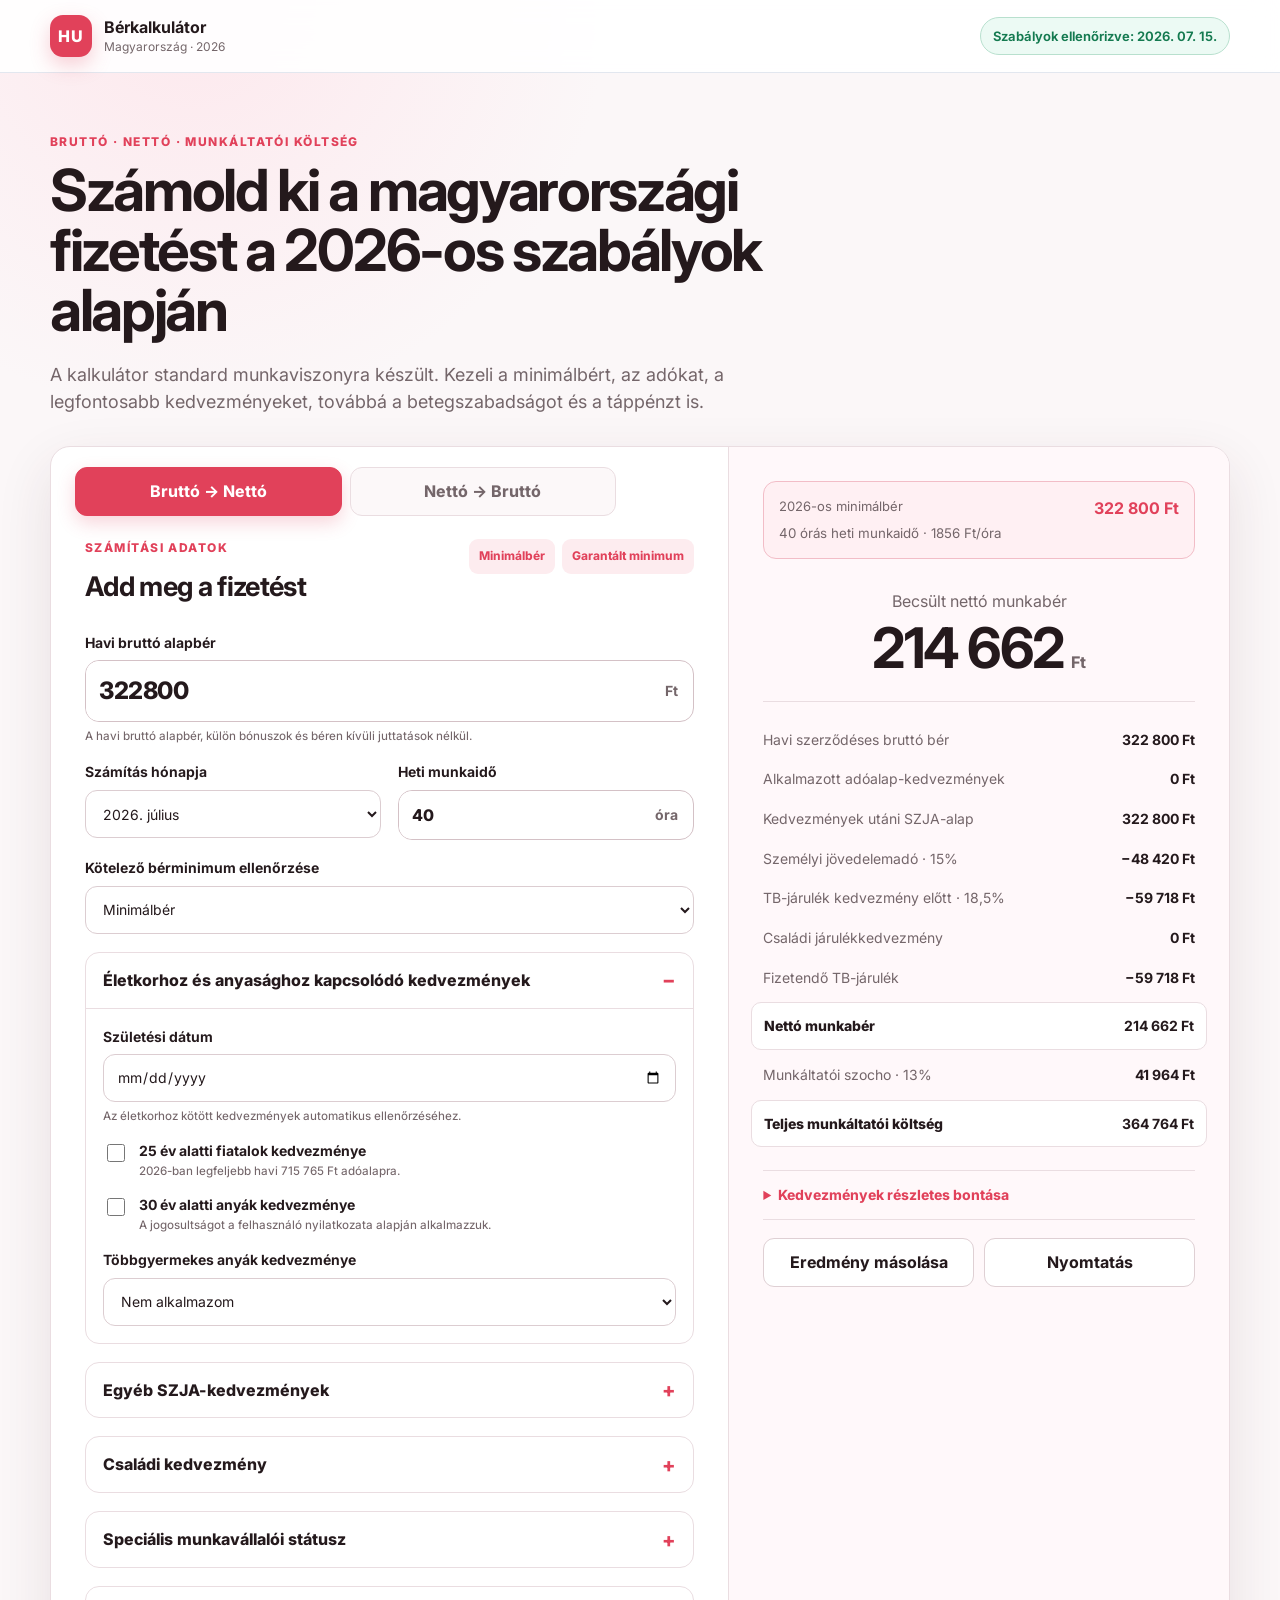
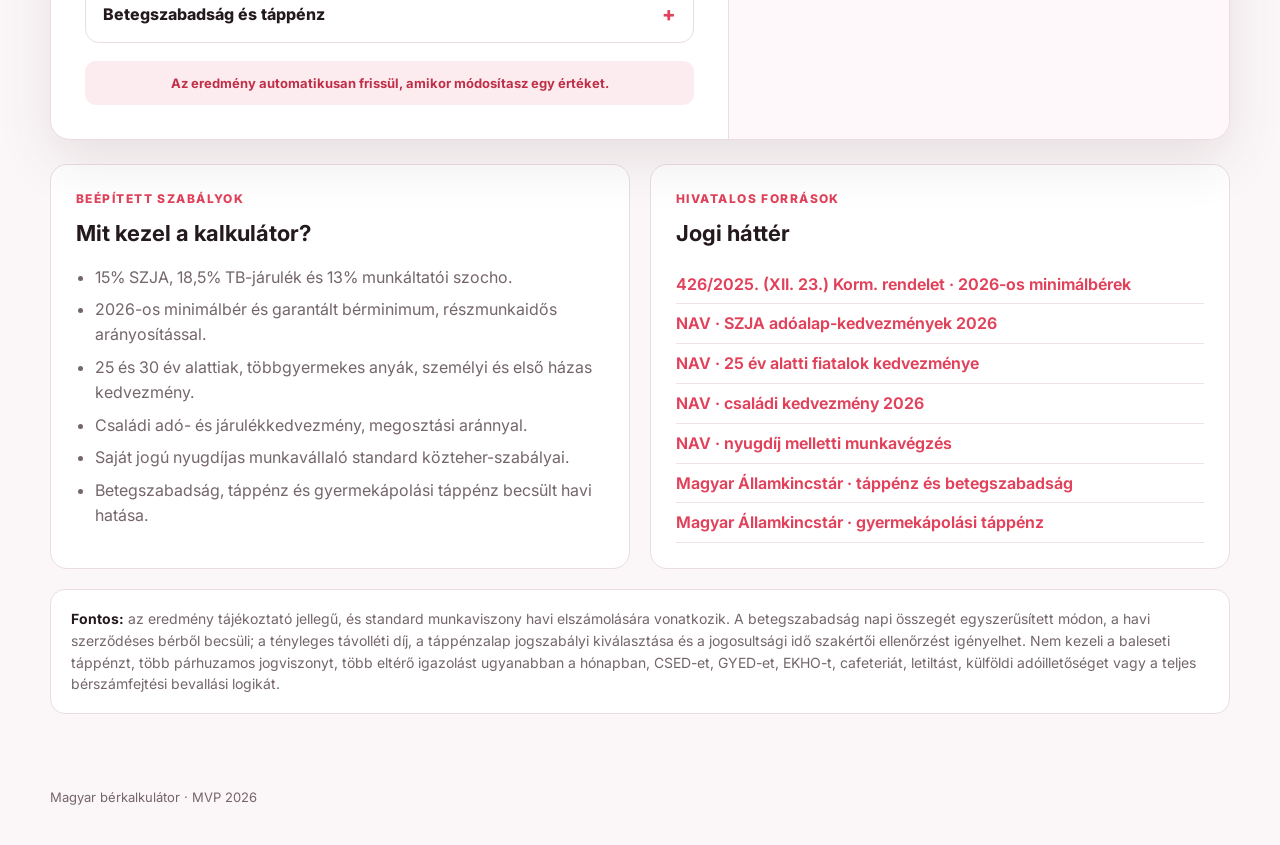
<file: Bérkalkulátor-2026.html>
<!doctype html>
<html lang="hu">
<head>
  <meta charset="utf-8">
  <meta name="viewport" content="width=device-width, initial-scale=1">
  <meta name="theme-color" content="#e1415a">
  <meta name="description" content="Magyar bérkalkulátor 2026: bruttó-nettó, nettó-bruttó, adókedvezmények és teljes munkáltatói költség.">
  <title>Magyar bérkalkulátor 2026</title>
  <link rel="preconnect" href="https://fonts.googleapis.com">
  <link rel="preconnect" href="https://fonts.gstatic.com" crossorigin>
  <link href="https://fonts.googleapis.com/css2?family=Inter:wght@100..900&display=swap" rel="stylesheet">
  <style>
:root {
  --bg: #fbf7f8;
  --surface: #ffffff;
  --surface-soft: #fcf8f9;
  --ink: #24191c;
  --muted: #74666a;
  --line: #eadde1;
  --primary: #e1415a;
  --primary-dark: #bf3048;
  --accent: #fdecef;
  --success: #147a50;
  --warning-bg: #fff8e7;
  --warning-line: #f1d485;
  --shadow: 0 20px 55px rgba(74, 35, 45, 0.11);
  --radius: 20px;
}
* { box-sizing: border-box; }
html {
  scroll-behavior: smooth;
  font-family: "Inter", sans-serif;
}
body, button, input, select, textarea, option, optgroup, label, summary, table, th, td {
  font-family: "Inter", sans-serif !important;
}
*::before, *::after {
  font-family: "Inter", sans-serif !important;
}
body {
  margin: 0;
  color: var(--ink);
  background: radial-gradient(circle at 15% 0%, #fde8ed 0, transparent 26rem), var(--bg);
  line-height: 1.55;
}
button, input, select, textarea { font-size: inherit; line-height: inherit; }
button { cursor: pointer; }
.shell { width: min(1180px, calc(100% - 32px)); margin: 0 auto; }
.site-header { background: rgba(255,255,255,.9); backdrop-filter: blur(14px); border-bottom: 1px solid rgba(223,229,238,.9); position: sticky; top: 0; z-index: 20; }
.header-inner { min-height: 72px; display: flex; align-items: center; justify-content: space-between; gap: 24px; }
.brand { display: inline-flex; gap: 12px; align-items: center; color: var(--ink); text-decoration: none; }
.brand > span:last-child { display: flex; flex-direction: column; line-height: 1.2; }
.brand small { color: var(--muted); font-size: 12px; margin-top: 3px; }
.brand-mark { width: 42px; height: 42px; display: grid; place-items: center; border-radius: 13px; background: var(--primary); color: white; font-weight: 800; letter-spacing: .04em; box-shadow: 0 8px 20px rgba(225,65,90,.25); }
.verified-badge { border: 1px solid #b8e0ce; background: #ecfaf4; color: var(--success); padding: 8px 12px; border-radius: 999px; font-size: 13px; font-weight: 650; }
.page-grid { padding: 60px 0 48px; }
.intro { max-width: 820px; margin-bottom: 30px; }
.eyebrow { margin: 0 0 8px; color: var(--primary); font-size: 12px; letter-spacing: .12em; font-weight: 800; }
.intro h1 { margin: 0; font-size: clamp(34px, 5vw, 58px); line-height: 1.04; letter-spacing: -.04em; }
.intro > p:last-child { color: var(--muted); font-size: 18px; max-width: 760px; margin: 20px 0 0; }
.calculator-card { display: grid; grid-template-columns: minmax(0, 1.15fr) minmax(380px, .85fr); background: var(--surface); border: 1px solid var(--line); border-radius: var(--radius); box-shadow: var(--shadow); overflow: hidden; position: relative; }
.mode-tabs { position: absolute; inset: 0 auto auto 0; display: flex; width: 50%; padding: 20px 24px 0; gap: 8px; }
.mode-tab { flex: 1; border: 1px solid var(--line); background: var(--surface-soft); color: var(--muted); padding: 11px 13px; border-radius: 12px; font-weight: 750; transition: .18s ease; }
.mode-tab.active { color: white; border-color: var(--primary); background: var(--primary); box-shadow: 0 7px 18px rgba(225,65,90,.22); }
.form-column { padding: 92px 34px 34px; }
.result-column { padding: 34px; background: #fff8fa; border-left: 1px solid var(--line); }
.card-heading { display: flex; justify-content: space-between; align-items: flex-start; gap: 16px; margin-bottom: 24px; }
.card-heading h2 { margin: 0; font-size: 27px; letter-spacing: -.025em; }
.quick-actions { display: flex; flex-wrap: wrap; justify-content: flex-end; gap: 7px; }
.text-button { border: 0; border-radius: 9px; color: var(--primary); background: var(--accent); padding: 8px 10px; font-size: 12px; font-weight: 750; }
.field-grid, .family-grid { display: grid; grid-template-columns: repeat(2, minmax(0,1fr)); gap: 17px; }
.field { display: flex; flex-direction: column; gap: 7px; color: var(--ink); font-size: 14px; font-weight: 680; }
.field-wide { grid-column: 1 / -1; }
.field small, .check-row small { color: var(--muted); font-weight: 450; line-height: 1.35; }
.field input, .field select { width: 100%; border: 1px solid #dccdd1; border-radius: 12px; background: white; min-height: 48px; padding: 11px 13px; color: var(--ink); outline: none; }
.field input:focus, .field select:focus { border-color: var(--primary); box-shadow: 0 0 0 4px rgba(225,65,90,.11); }
.money-input, .unit-input { display: flex; align-items: center; border: 1px solid #d4c1c6; border-radius: 14px; background: white; padding-right: 15px; overflow: hidden; }
.money-input:focus-within, .unit-input:focus-within { border-color: var(--primary); box-shadow: 0 0 0 4px rgba(225,65,90,.11); }
.money-input input, .unit-input input { border: 0; box-shadow: none !important; min-height: 58px; font-size: 24px; font-weight: 800; letter-spacing: -.02em; }
.unit-input input { min-height: 48px; font-size: 16px; }
.money-input strong, .unit-input strong { color: var(--muted); white-space: nowrap; }
.options-panel { margin-top: 18px; border: 1px solid var(--line); border-radius: 14px; overflow: hidden; background: var(--surface); }
.options-panel summary { list-style: none; padding: 15px 17px; font-weight: 780; cursor: pointer; display: flex; justify-content: space-between; align-items: center; }
.options-panel summary::-webkit-details-marker { display: none; }
.options-panel summary::after { content: '+'; color: var(--primary); font-size: 20px; line-height: 1; }
.options-panel[open] summary::after { content: '−'; }
.options-content { border-top: 1px solid var(--line); padding: 17px; display: grid; gap: 15px; }
.check-row { display: flex; align-items: flex-start; gap: 11px; font-size: 14px; cursor: pointer; }
.check-row input { margin-top: 4px; width: 18px; height: 18px; accent-color: var(--primary); flex: 0 0 auto; }
.check-row span { display: flex; flex-direction: column; gap: 2px; }
.indented-field { margin-left: 29px; }
.primary-button { width: 100%; border: 0; border-radius: 13px; padding: 15px 18px; background: var(--primary); color: white; font-weight: 800; margin-top: 22px; box-shadow: 0 10px 22px rgba(225,65,90,.23); }
.primary-button:hover { background: var(--primary-dark); }
.form-error { color: #b42318; background: #fff0ee; border: 1px solid #f4c7c1; padding: 11px 13px; border-radius: 11px; margin: 13px 0 0; }
.minimum-strip { padding: 14px 15px; border: 1px solid #f2bdc7; background: #fff0f3; border-radius: 13px; display: grid; grid-template-columns: 1fr auto; gap: 2px 12px; }
.minimum-strip span { font-size: 13px; color: var(--muted); }
.minimum-strip strong { color: var(--primary); }
.minimum-strip small { grid-column: 1 / -1; color: var(--muted); }
.headline-result { padding: 30px 0 25px; text-align: center; border-bottom: 1px solid var(--line); }
.headline-result p { margin: 0 0 6px; color: var(--muted); }
.headline-result div { display: flex; align-items: baseline; justify-content: center; gap: 7px; }
.headline-result strong { font-size: clamp(40px, 5vw, 56px); line-height: 1; letter-spacing: -.045em; }
.headline-result span { color: var(--muted); font-weight: 750; }
.headline-result small { display: block; margin-top: 10px; color: var(--muted); }
.breakdown { padding: 18px 0; }
.breakdown > div { display: flex; justify-content: space-between; gap: 20px; padding: 9px 0; color: var(--muted); font-size: 14px; }
.breakdown strong { color: var(--ink); text-align: right; }
.breakdown .emphasis { margin: 5px -12px; padding: 12px; border-radius: 10px; background: white; color: var(--ink); font-weight: 800; border: 1px solid var(--line); }
.allowance-breakdown { border-top: 1px solid var(--line); border-bottom: 1px solid var(--line); padding: 13px 0; }
.allowance-breakdown summary { cursor: pointer; font-size: 14px; font-weight: 750; color: var(--primary); }
.allowance-breakdown #allowance-lines { padding-top: 10px; }
.allowance-breakdown #allowance-lines div { display: flex; justify-content: space-between; gap: 15px; padding: 6px 0; font-size: 13px; color: var(--muted); }
.warnings { margin-top: 18px; padding: 12px 14px; background: var(--warning-bg); border: 1px solid var(--warning-line); border-radius: 12px; color: #725600; font-size: 13px; }
.warnings p { margin: 0; }
.warnings p + p { margin-top: 8px; }
.result-actions { display: grid; grid-template-columns: 1fr 1fr; gap: 10px; margin-top: 18px; }
.secondary-button { border: 1px solid #dfd0d4; background: white; color: var(--ink); border-radius: 11px; padding: 11px; font-weight: 720; }
.info-grid { display: grid; grid-template-columns: 1fr 1fr; gap: 20px; margin-top: 24px; }
.info-card { background: white; border: 1px solid var(--line); border-radius: 17px; padding: 25px; }
.info-card h2 { margin: 0 0 14px; font-size: 22px; }
.info-card ul { margin: 0; padding-left: 19px; color: var(--muted); }
.info-card li + li { margin-top: 8px; }
.legal-card { display: flex; flex-direction: column; align-items: flex-start; }
.legal-card a { color: var(--primary); text-decoration: none; font-weight: 650; padding: 7px 0; border-bottom: 1px solid #eee2e5; width: 100%; }
.scope-note { margin-top: 20px; background: #fff; border: 1px solid var(--line); border-radius: 15px; padding: 18px 20px; color: var(--muted); font-size: 14px; }
.scope-note strong { color: var(--ink); }
.site-footer { padding: 25px 0 38px; color: var(--muted); font-size: 13px; }
[hidden] { display: none !important; }
@media (max-width: 900px) {
  .calculator-card { grid-template-columns: 1fr; }
  .mode-tabs { width: 100%; }
  .result-column { border-left: 0; border-top: 1px solid var(--line); }
  .info-grid { grid-template-columns: 1fr; }
}
@media (max-width: 620px) {
  .shell { width: min(100% - 20px, 1180px); }
  .verified-badge { display: none; }
  .page-grid { padding-top: 35px; }
  .intro h1 { font-size: 37px; }
  .intro > p:last-child { font-size: 16px; }
  .form-column, .result-column { padding-left: 18px; padding-right: 18px; }
  .mode-tabs { padding-left: 14px; padding-right: 14px; }
  .field-grid, .family-grid { grid-template-columns: 1fr; }
  .field-wide { grid-column: auto; }
  .card-heading { flex-direction: column; }
  .quick-actions { justify-content: flex-start; }
  .result-actions { grid-template-columns: 1fr; }
  .breakdown > div { gap: 10px; }
}
@media print {
  .site-header, .intro, .form-column, .info-grid, .scope-note, .site-footer, .result-actions { display: none !important; }
  body { background: white; }
  .page-grid { padding: 0; }
  .calculator-card { display: block; border: 0; box-shadow: none; }
  .result-column { border: 0; background: white; }
}

/* Automatikus számítás és betegszabadság */
.auto-calc-note {
  margin: 18px 0 0;
  padding: 12px 14px;
  border-radius: 11px;
  background: var(--accent);
  color: var(--primary-dark);
  font-size: 13px;
  font-weight: 700;
  text-align: center;
}
.medical-fields {
  display: grid;
  grid-template-columns: repeat(2, minmax(0, 1fr));
  gap: 15px;
  padding-top: 2px;
}
.compact-money input { min-height: 48px; font-size: 16px; }
.medical-preview {
  padding: 12px 14px;
  border-radius: 11px;
  background: var(--accent);
  color: var(--primary-dark);
  font-size: 13px;
  line-height: 1.5;
}
.medical-preview strong { color: var(--ink); }
.medical-result-row {
  background: rgba(225, 65, 90, .045);
  margin: 0 -8px;
  padding-left: 8px !important;
  padding-right: 8px !important;
  border-radius: 8px;
}
@media (max-width: 620px) {
  .medical-fields { grid-template-columns: 1fr; }
}

</style>
</head>
<body>
  <header class="site-header">
    <div class="shell header-inner">
      <a class="brand" href="#kalkulator" aria-label="Magyar bérkalkulátor">
        <span class="brand-mark">HU</span>
        <span><strong>Bérkalkulátor</strong><small>Magyarország · 2026</small></span>
      </a>
      <span class="verified-badge">Szabályok ellenőrizve: 2026. 07. 15.</span>
    </div>
  </header>

  <main class="shell page-grid" id="kalkulator">
    <section class="intro">
      <p class="eyebrow">BRUTTÓ · NETTÓ · MUNKÁLTATÓI KÖLTSÉG</p>
      <h1>Számold ki a magyarországi fizetést a 2026-os szabályok alapján</h1>
      <p>A kalkulátor standard munkaviszonyra készült. Kezeli a minimálbért, az adókat, a legfontosabb kedvezményeket, továbbá a betegszabadságot és a táppénzt is.</p>
    </section>

    <section class="calculator-card" aria-labelledby="calculator-title">
      <div class="mode-tabs" role="tablist" aria-label="Számítás típusa">
        <button class="mode-tab active" type="button" data-mode="gross" role="tab" aria-selected="true">Bruttó → Nettó</button>
        <button class="mode-tab" type="button" data-mode="net" role="tab" aria-selected="false">Nettó → Bruttó</button>
      </div>

      <div class="form-column">
        <div class="card-heading">
          <div>
            <p class="eyebrow">SZÁMÍTÁSI ADATOK</p>
            <h2 id="calculator-title">Add meg a fizetést</h2>
          </div>
          <div class="quick-actions">
            <button class="text-button" id="use-minimum" type="button">Minimálbér</button>
            <button class="text-button" id="use-guaranteed" type="button">Garantált minimum</button>
          </div>
        </div>

        <div class="field-grid">
          <label class="field field-wide">
            <span id="amount-label">Havi bruttó alapbér</span>
            <span class="money-input">
              <input id="amount" type="number" min="0" step="1" inputmode="numeric" value="322800" aria-describedby="amount-hint">
              <strong>Ft</strong>
            </span>
            <small id="amount-hint">A havi bruttó alapbér, külön bónuszok és béren kívüli juttatások nélkül.</small>
          </label>

          <label class="field">
            <span>Számítás hónapja</span>
            <select id="month" aria-label="Számítás hónapja">
              <option value="2026-01">2026. január</option>
              <option value="2026-02">2026. február</option>
              <option value="2026-03">2026. március</option>
              <option value="2026-04">2026. április</option>
              <option value="2026-05">2026. május</option>
              <option value="2026-06">2026. június</option>
              <option value="2026-07" selected>2026. július</option>
              <option value="2026-08">2026. augusztus</option>
              <option value="2026-09">2026. szeptember</option>
              <option value="2026-10">2026. október</option>
              <option value="2026-11">2026. november</option>
              <option value="2026-12">2026. december</option>
            </select>
          </label>

          <label class="field">
            <span>Heti munkaidő</span>
            <span class="unit-input"><input id="weekly-hours" type="number" min="1" max="40" step="1" value="40"><strong>óra</strong></span>
          </label>

          <label class="field field-wide">
            <span>Kötelező bérminimum ellenőrzése</span>
            <select id="minimum-type">
              <option value="minimum">Minimálbér</option>
              <option value="guaranteed">Garantált bérminimum – középfokú végzettséget igénylő munkakör</option>
              <option value="none">Nem kérek ellenőrzést</option>
            </select>
          </label>
        </div>

        <details class="options-panel" open>
          <summary>Életkorhoz és anyasághoz kapcsolódó kedvezmények</summary>
          <div class="options-content">
            <label class="field">
              <span>Születési dátum</span>
              <input id="birth-date" type="date" min="1940-01-01" max="2010-12-31">
              <small>Az életkorhoz kötött kedvezmények automatikus ellenőrzéséhez.</small>
            </label>

            <label class="check-row">
              <input id="under-25" type="checkbox">
              <span><strong>25 év alatti fiatalok kedvezménye</strong><small>2026-ban legfeljebb havi 715 765 Ft adóalapra.</small></span>
            </label>

            <label class="check-row">
              <input id="under-30-mother" type="checkbox">
              <span><strong>30 év alatti anyák kedvezménye</strong><small>A jogosultságot a felhasználó nyilatkozata alapján alkalmazzuk.</small></span>
            </label>

            <label class="field">
              <span>Többgyermekes anyák kedvezménye</span>
              <select id="mother-exemption">
                <option value="none">Nem alkalmazom</option>
                <option value="two">Két gyermeket nevelő anya – 2026-ban jogosult korcsoport</option>
                <option value="three">Három gyermeket nevelő anya</option>
                <option value="four">Négy vagy több gyermeket nevelő anya</option>
              </select>
            </label>
          </div>
        </details>

        <details class="options-panel">
          <summary>Egyéb SZJA-kedvezmények</summary>
          <div class="options-content">
            <label class="check-row">
              <input id="personal-allowance" type="checkbox">
              <span><strong>Személyi kedvezmény</strong><small>Havi 107 600 Ft adóalap-kedvezmény.</small></span>
            </label>

            <label class="check-row">
              <input id="first-marriage" type="checkbox">
              <span><strong>Első házasok kedvezménye</strong><small>A házaspár által igénybe vehető havi keret megosztható.</small></span>
            </label>

            <label class="field indented-field" id="first-marriage-share-wrap" hidden>
              <span>Az első házasok kedvezményéből igényelt rész</span>
              <select id="first-marriage-share">
                <option value="100">100% – 33 335 Ft adóalap</option>
                <option value="50">50% – 16 668 Ft adóalap</option>
                <option value="25">25% – 8 334 Ft adóalap</option>
              </select>
            </label>
          </div>
        </details>

        <details class="options-panel">
          <summary>Családi kedvezmény</summary>
          <div class="options-content family-grid">
            <label class="field">
              <span>Eltartottak teljes száma</span>
              <input id="total-dependents" type="number" min="0" max="20" step="1" value="0">
            </label>
            <label class="field">
              <span>Kedvezményezett eltartottak</span>
              <input id="beneficiary-dependents" type="number" min="0" max="20" step="1" value="0">
            </label>
            <label class="field">
              <span>Ebből tartósan beteg / súlyosan fogyatékos</span>
              <input id="disabled-beneficiaries" type="number" min="0" max="20" step="1" value="0">
            </label>
            <label class="field">
              <span>A kedvezményből igényelt rész</span>
              <select id="family-share">
                <option value="100">100%</option>
                <option value="75">75%</option>
                <option value="50">50%</option>
                <option value="25">25%</option>
              </select>
            </label>
            <label class="check-row field-wide">
              <input id="family-contribution" type="checkbox" checked>
              <span><strong>Családi járulékkedvezmény alkalmazása</strong><small>A fel nem használt családi adóalap-kedvezmény 15%-a a TB-járulékot is csökkentheti.</small></span>
            </label>
          </div>
        </details>

        <details class="options-panel">
          <summary>Speciális munkavállalói státusz</summary>
          <div class="options-content">
            <label class="check-row">
              <input id="pensioner" type="checkbox">
              <span><strong>Saját jogú nyugdíjas munkavállaló</strong><small>A standard esetben nincs 18,5% TB-járulék és 13% munkáltatói szocho.</small></span>
            </label>
          </div>
        </details>

        <details class="options-panel" id="sickness-panel">
          <summary>Betegszabadság és táppénz</summary>
          <div class="options-content">
            <label class="check-row">
              <input id="sickness-enabled" type="checkbox">
              <span><strong>Keresőképtelenség figyelembevétele</strong><small>A ledolgozott napok bére, a betegszabadság és a táppénz külön kerül kiszámításra.</small></span>
            </label>

            <div class="medical-fields" id="sickness-fields" hidden>
              <label class="field field-wide">
                <span>Keresőképtelenség típusa</span>
                <select id="absence-type">
                  <option value="ordinary">Saját betegség</option>
                  <option value="hospital">Kórházi / fekvőbeteg-ellátás</option>
                  <option value="pregnancy">Veszélyeztetett várandósság</option>
                  <option value="childCare">Gyermekápolási táppénz (GYÁP)</option>
                </select>
              </label>

              <label class="field">
                <span>Összes munkanap a hónapban</span>
                <span class="unit-input"><input id="month-workdays" type="number" min="1" max="31" step="1" value="23"><strong>nap</strong></span>
                <small>Az általános 2026-os munkarend alapján automatikusan kitöltjük, de módosítható.</small>
              </label>

              <label class="field">
                <span>Betegszabadság munkanapjai</span>
                <span class="unit-input"><input id="sick-leave-workdays" type="number" min="0" max="31" step="1" value="5"><strong>nap</strong></span>
                <small>A betegszabadság idejére a becsült távolléti díj 70%-a jár.</small>
              </label>

              <label class="field">
                <span>Korábban felhasznált betegszabadság</span>
                <span class="unit-input"><input id="sick-leave-used-before" type="number" min="0" max="15" step="1" value="0"><strong>nap</strong></span>
                <small>Az éves keret főszabály szerint 15 munkanap.</small>
              </label>

              <label class="field">
                <span>Táppénzes munkanapok a hónapban</span>
                <span class="unit-input"><input id="sick-pay-workdays" type="number" min="0" max="31" step="1" value="0"><strong>nap</strong></span>
                <small>A havi munkabér arányosításához szükséges.</small>
              </label>

              <label class="field">
                <span>Táppénzes naptári napok a hónapban</span>
                <span class="unit-input"><input id="sick-pay-calendar-days" type="number" min="0" max="31" step="1" value="0"><strong>nap</strong></span>
                <small>A táppénz minden jogosult naptári napra járhat.</small>
              </label>

              <label class="field">
                <span>Táppénzalap jövedelme</span>
                <span class="money-input compact-money"><input id="sick-pay-base-income" type="number" min="0" step="1" value="1936800"><strong>Ft</strong></span>
                <small>Az irányadó időszakban bevallott, járulékalapot képező jövedelem összege.</small>
              </label>

              <label class="field">
                <span>Táppénzalap naptári napjai</span>
                <span class="unit-input"><input id="sick-pay-base-days" type="number" min="1" max="366" step="1" value="180"><strong>nap</strong></span>
                <small>A jövedelemhez tartozó figyelembe vehető naptári napok.</small>
              </label>

              <label class="check-row field-wide">
                <input id="insurance-730" type="checkbox" checked>
                <span><strong>Legalább 730 nap folyamatos biztosítási idő</strong><small>Főszabály szerint 60%-os táppénz; enélkül, illetve fekvőbeteg-ellátásnál 50%.</small></span>
              </label>

              <div class="medical-preview field-wide" id="sickness-preview"></div>
            </div>
          </div>
        </details>

        <p class="auto-calc-note" role="status">Az eredmény automatikusan frissül, amikor módosítasz egy értéket.</p>
        <p class="form-error" id="form-error" role="alert" hidden></p>
      </div>

      <div class="result-column" aria-live="polite">
        <div class="minimum-strip">
          <span id="minimum-label">2026-os minimálbér</span>
          <strong id="minimum-value">322 800 Ft</strong>
          <small id="minimum-period">Teljes munkaidő · havi alapbér</small>
        </div>

        <div class="headline-result">
          <p id="main-result-label">Becsült nettó munkabér</p>
          <div><strong id="main-result">214 662</strong><span>Ft</span></div>
          <small id="result-difference" hidden></small>
        </div>

        <div class="breakdown">
          <div><span>Havi szerződéses bruttó bér</span><strong id="gross-result">322 800 Ft</strong></div>
          <div class="medical-result-row" hidden><span>Ledolgozott napokra járó bér</span><strong id="worked-gross-result">322 800 Ft</strong></div>
          <div class="medical-result-row" hidden><span>Betegszabadság bruttó összege</span><strong id="sick-leave-gross-result">0 Ft</strong></div>
          <div class="medical-result-row" hidden><span>Táppénz bruttó összege</span><strong id="sick-pay-gross-result">0 Ft</strong></div>
          <div class="medical-result-row" hidden><span>Összes bruttó kifizetés</span><strong id="total-gross-result">322 800 Ft</strong></div>
          <div><span>Alkalmazott adóalap-kedvezmények</span><strong id="allowances-result">0 Ft</strong></div>
          <div><span>Kedvezmények utáni SZJA-alap</span><strong id="taxable-result">322 800 Ft</strong></div>
          <div><span>Személyi jövedelemadó · 15%</span><strong id="tax-result">−48 420 Ft</strong></div>
          <div><span>TB-járulék kedvezmény előtt · 18,5%</span><strong id="raw-tb-result">−59 718 Ft</strong></div>
          <div><span>Családi járulékkedvezmény</span><strong id="family-contribution-result">0 Ft</strong></div>
          <div><span>Fizetendő TB-járulék</span><strong id="tb-result">−59 718 Ft</strong></div>
          <div class="emphasis"><span id="net-result-label">Nettó munkabér</span><strong id="net-result">214 662 Ft</strong></div>
          <div><span>Munkáltatói szocho · 13%</span><strong id="szocho-result">41 964 Ft</strong></div>
          <div class="medical-result-row" hidden><span>Munkáltatói táppénz-hozzájárulás</span><strong id="sick-pay-contribution-result">0 Ft</strong></div>
          <div class="emphasis"><span>Teljes munkáltatói költség</span><strong id="cost-result">364 764 Ft</strong></div>
        </div>

        <details class="allowance-breakdown" id="allowance-breakdown">
          <summary>Kedvezmények részletes bontása</summary>
          <div id="allowance-lines"></div>
        </details>

        <div class="warnings" id="warnings" hidden></div>

        <div class="result-actions">
          <button class="secondary-button" id="copy-result" type="button">Eredmény másolása</button>
          <button class="secondary-button" type="button" onclick="window.print()">Nyomtatás</button>
        </div>
      </div>
    </section>

    <section class="info-grid">
      <article class="info-card">
        <p class="eyebrow">BEÉPÍTETT SZABÁLYOK</p>
        <h2>Mit kezel a kalkulátor?</h2>
        <ul>
          <li>15% SZJA, 18,5% TB-járulék és 13% munkáltatói szocho.</li>
          <li>2026-os minimálbér és garantált bérminimum, részmunkaidős arányosítással.</li>
          <li>25 és 30 év alattiak, többgyermekes anyák, személyi és első házas kedvezmény.</li>
          <li>Családi adó- és járulékkedvezmény, megosztási aránnyal.</li>
          <li>Saját jogú nyugdíjas munkavállaló standard közteher-szabályai.</li>
          <li>Betegszabadság, táppénz és gyermekápolási táppénz becsült havi hatása.</li>
        </ul>
      </article>

      <article class="info-card legal-card">
        <p class="eyebrow">HIVATALOS FORRÁSOK</p>
        <h2>Jogi háttér</h2>
        <a href="https://njt.hu/jogszabaly/2025-426-20-22" target="_blank" rel="noreferrer">426/2025. (XII. 23.) Korm. rendelet · 2026-os minimálbérek</a>
        <a href="https://nav.gov.hu/pfile/file?path=%2Fugyfeliranytu%2Fnezzen-utana%2Finf_fuz%2Frejtett%2FInformacios-fuzetek---Aktualis%2F73.-Szja-adoalap-kedvezmenyek" target="_blank" rel="noreferrer">NAV · SZJA adóalap-kedvezmények 2026</a>
        <a href="https://nav.gov.hu/ado/szja/szja-kedvezmenyek/25-ev-alatti-fiatalok-kedvezmenye" target="_blank" rel="noreferrer">NAV · 25 év alatti fiatalok kedvezménye</a>
        <a href="https://nav.gov.hu/sajtoszoba/hirek/Jovore_jon_a_dupla_csaladi_adokedvezmeny" target="_blank" rel="noreferrer">NAV · családi kedvezmény 2026</a>
        <a href="https://nav.gov.hu/sajtoszoba/hirek/Nyugdij_melletti_munka_nincs_se_tb_se_szocho" target="_blank" rel="noreferrer">NAV · nyugdíj melletti munkavégzés</a>
        <a href="https://www.allamkincstar.gov.hu/egeszsegbiztositas/Betegseg/tappenz-betegszabadsag" target="_blank" rel="noreferrer">Magyar Államkincstár · táppénz és betegszabadság</a>
        <a href="https://www.allamkincstar.gov.hu/egeszsegbiztositas/Betegseg/gyermekapolasi-tappenz-gyap-" target="_blank" rel="noreferrer">Magyar Államkincstár · gyermekápolási táppénz</a>
      </article>
    </section>

    <section class="scope-note">
      <strong>Fontos:</strong> az eredmény tájékoztató jellegű, és standard munkaviszony havi elszámolására vonatkozik. A betegszabadság napi összegét egyszerűsített módon, a havi szerződéses bérből becsüli; a tényleges távolléti díj, a táppénzalap jogszabályi kiválasztása és a jogosultsági idő szakértői ellenőrzést igényelhet. Nem kezeli a baleseti táppénzt, több párhuzamos jogviszonyt, több eltérő igazolást ugyanabban a hónapban, CSED-et, GYED-et, EKHO-t, cafeteriát, letiltást, külföldi adóilletőséget vagy a teljes bérszámfejtési bevallási logikát.
    </section>
  </main>

  <footer class="site-footer"><div class="shell">Magyar bérkalkulátor · MVP 2026</div></footer>
  <script>
(function (root, factory) {
  const api = factory();
  if (typeof module === 'object' && module.exports) module.exports = api;
  else root.HungarianSalaryCore = api;
})(typeof self !== 'undefined' ? self : this, function () {
  'use strict';

  const WORKDAYS = {
    '2026-01': 21, '2026-02': 20, '2026-03': 22, '2026-04': 20,
    '2026-05': 19, '2026-06': 22, '2026-07': 23, '2026-08': 20,
    '2026-09': 22, '2026-10': 21, '2026-11': 21, '2026-12': 22
  };

  const ABSENCE_TYPES = {
    ordinary: {
      label: 'Saját betegség',
      sickLeaveAllowed: true,
      fixedSickPayRate: null,
      employerContributionRate: 1 / 3
    },
    hospital: {
      label: 'Kórházi / fekvőbeteg-ellátás',
      sickLeaveAllowed: true,
      fixedSickPayRate: 0.50,
      employerContributionRate: 1 / 3
    },
    pregnancy: {
      label: 'Veszélyeztetett várandósság',
      sickLeaveAllowed: false,
      fixedSickPayRate: null,
      employerContributionRate: 1 / 3
    },
    childCare: {
      label: 'Gyermekápolási táppénz (GYÁP)',
      sickLeaveAllowed: false,
      fixedSickPayRate: null,
      employerContributionRate: 0
    }
  };

  const RULES = [
    {
      id: 'hu-2026',
      validFrom: '2026-01',
      validTo: '2026-12',
      label: '2026. január 1. – 2026. december 31.',
      verifiedAt: '2026-07-15',
      fullTimeWeeklyHours: 40,
      minimumWage: {
        monthly: 322800,
        weekly: 74210,
        daily: 14850,
        hourly: 1856
      },
      guaranteedMinimum: {
        monthly: 373200,
        weekly: 85800,
        daily: 17160,
        hourly: 2145
      },
      incomeTaxRate: 0.15,
      socialSecurityRate: 0.185,
      employerSocialTaxRate: 0.13,
      under25MonthlyLimit: 715765,
      personalAllowance: 107600,
      firstMarriageAllowance: 33335,
      familyAllowance: {
        oneDependentPerBeneficiary: 133340,
        twoDependentsPerBeneficiary: 266660,
        threeOrMorePerBeneficiary: 440000,
        disabledExtraPerBeneficiary: 133340
      },
      sickness: {
        annualSickLeaveWorkdays: 15,
        sickLeaveRate: 0.70,
        sickPayRateLongInsurance: 0.60,
        sickPayRateShortInsurance: 0.50,
        sickPayDailyMaximum: 21520
      }
    }
  ];

  function roundHuf(value) {
    return Math.round(Number(value) || 0);
  }

  function roundMoney(value) {
    return Math.round((Number(value) || 0) * 100) / 100;
  }

  function normalizeMonth(month) {
    return String(month || '').slice(0, 7);
  }

  function getRules(month) {
    const normalized = normalizeMonth(month);
    const rule = RULES.find((item) => normalized >= item.validFrom && normalized <= item.validTo);
    if (!rule) throw new Error('A kalkulátor jelenlegi verziója a 2026-os magyar szabályokat tartalmazza.');
    return rule;
  }

  function getMonthWorkdays(month) {
    return WORKDAYS[normalizeMonth(month)] || 0;
  }

  function clamp(value, min, max) {
    return Math.min(max, Math.max(min, Number(value) || 0));
  }

  function clampInt(value, min, max) {
    return Math.min(max, Math.max(min, Math.trunc(Number(value) || 0)));
  }

  function monthIndex(month) {
    const normalized = normalizeMonth(month);
    if (!/^\d{4}-\d{2}$/.test(normalized)) return null;
    const [year, mon] = normalized.split('-').map(Number);
    return year * 12 + mon - 1;
  }

  function birthdayMonthIndex(birthDate, years) {
    if (!birthDate || !/^\d{4}-\d{2}-\d{2}$/.test(String(birthDate))) return null;
    const [year, month] = String(birthDate).split('-').map(Number);
    return (year + years) * 12 + month - 1;
  }

  function isUnder25Eligible(birthDate, month) {
    const selected = monthIndex(month);
    const twentyFifth = birthdayMonthIndex(birthDate, 25);
    if (selected === null || twentyFifth === null) return null;
    return selected <= twentyFifth;
  }

  function isUnder30MotherEligibleByAge(birthDate, month) {
    const selectedYear = Number(normalizeMonth(month).slice(0, 4));
    if (!birthDate || !selectedYear) return null;
    const birthYear = Number(String(birthDate).slice(0, 4));
    return birthYear >= selectedYear - 30 + 1;
  }

  function isTwoChildMotherEligibleByAge(birthDate, month) {
    const selectedYear = Number(normalizeMonth(month).slice(0, 4));
    if (!birthDate || !selectedYear) return null;
    const birthYear = Number(String(birthDate).slice(0, 4));
    return birthYear >= selectedYear - 40 + 1;
  }

  function getMinimum(rule, minimumType, weeklyHours) {
    if (minimumType === 'none') {
      return { type: 'none', fullTimeMonthly: 0, proportionalMonthly: 0, hourly: 0, label: 'Nincs ellenőrzés' };
    }
    const source = minimumType === 'guaranteed' ? rule.guaranteedMinimum : rule.minimumWage;
    const hours = clamp(weeklyHours, 1, rule.fullTimeWeeklyHours);
    return {
      type: minimumType,
      fullTimeMonthly: source.monthly,
      proportionalMonthly: roundHuf(source.monthly * hours / rule.fullTimeWeeklyHours),
      hourly: source.hourly,
      label: minimumType === 'guaranteed' ? 'Garantált bérminimum' : 'Minimálbér'
    };
  }

  function getFamilyAllowance(rule, options) {
    const totalDependents = Math.max(0, Math.trunc(Number(options.totalDependents) || 0));
    const beneficiaryDependents = Math.max(0, Math.min(totalDependents, Math.trunc(Number(options.beneficiaryDependents) || 0)));
    const disabledBeneficiaries = Math.max(0, Math.min(beneficiaryDependents, Math.trunc(Number(options.disabledBeneficiaries) || 0)));
    const share = clamp(options.familySharePercent == null ? 100 : options.familySharePercent, 0, 100) / 100;

    let perBeneficiary = 0;
    if (totalDependents === 1) perBeneficiary = rule.familyAllowance.oneDependentPerBeneficiary;
    else if (totalDependents === 2) perBeneficiary = rule.familyAllowance.twoDependentsPerBeneficiary;
    else if (totalDependents >= 3) perBeneficiary = rule.familyAllowance.threeOrMorePerBeneficiary;

    const standard = perBeneficiary * beneficiaryDependents;
    const disabledExtra = rule.familyAllowance.disabledExtraPerBeneficiary * disabledBeneficiaries;
    return {
      totalDependents,
      beneficiaryDependents,
      disabledBeneficiaries,
      share,
      fullAmount: roundHuf(standard + disabledExtra),
      claimedAmount: roundHuf((standard + disabledExtra) * share)
    };
  }

  function consumeAllowance(remainingBase, requested) {
    const used = Math.min(Math.max(0, remainingBase), Math.max(0, requested));
    return { used, remaining: Math.max(0, remainingBase - used) };
  }

  function calculateSickness(contractualGross, settings, rule) {
    const type = ABSENCE_TYPES[settings.absenceType] || ABSENCE_TYPES.ordinary;
    const monthWorkdays = clampInt(settings.monthWorkdays || getMonthWorkdays(settings.month), 1, 31);
    const sickLeaveUsedBefore = clampInt(settings.sickLeaveUsedBefore, 0, rule.sickness.annualSickLeaveWorkdays);
    const requestedSickLeaveWorkdays = clampInt(settings.sickLeaveWorkdays, 0, monthWorkdays);
    const availableSickLeave = Math.max(0, rule.sickness.annualSickLeaveWorkdays - sickLeaveUsedBefore);
    const sickLeaveWorkdays = type.sickLeaveAllowed ? Math.min(requestedSickLeaveWorkdays, availableSickLeave) : 0;
    const sickPayWorkdays = clampInt(settings.sickPayWorkdays, 0, Math.max(0, monthWorkdays - sickLeaveWorkdays));
    const sickPayCalendarDays = clampInt(settings.sickPayCalendarDays, 0, 366);
    const workedDays = Math.max(0, monthWorkdays - sickLeaveWorkdays - sickPayWorkdays);
    const dailyWage = contractualGross / monthWorkdays;
    const workedGross = roundHuf(dailyWage * workedDays);
    const sickLeaveGross = roundHuf(dailyWage * rule.sickness.sickLeaveRate * sickLeaveWorkdays);
    const wageGross = workedGross + sickLeaveGross;

    const baseIncomeTotal = Math.max(0, Number(settings.sickPayBaseIncome) || 0);
    const baseCalendarDays = clampInt(settings.sickPayBaseDays, 1, 366);
    const sickPayDailyBase = roundMoney(baseIncomeTotal / baseCalendarDays);
    const sickPayRate = type.fixedSickPayRate == null
      ? (settings.hasAtLeast730InsuranceDays ? rule.sickness.sickPayRateLongInsurance : rule.sickness.sickPayRateShortInsurance)
      : type.fixedSickPayRate;
    const calculatedDailySickPay = roundMoney(sickPayDailyBase * sickPayRate);
    const cappedDailySickPay = Math.min(calculatedDailySickPay, rule.sickness.sickPayDailyMaximum);
    const sickPayGrossBeforePensioner = roundHuf(cappedDailySickPay * sickPayCalendarDays);
    const sickPayGross = settings.isPensioner ? 0 : sickPayGrossBeforePensioner;
    const employerSickPayContribution = roundHuf(sickPayGross * type.employerContributionRate);

    return {
      enabled: true,
      typeKey: settings.absenceType,
      typeLabel: type.label,
      monthWorkdays,
      workedDays,
      requestedSickLeaveWorkdays,
      sickLeaveUsedBefore,
      availableSickLeave,
      sickLeaveWorkdays,
      sickPayWorkdays,
      sickPayCalendarDays,
      dailyWage: roundMoney(dailyWage),
      workedGross,
      sickLeaveRate: rule.sickness.sickLeaveRate,
      sickLeaveGross,
      wageGross,
      sickPayBaseIncome: baseIncomeTotal,
      sickPayBaseDays: baseCalendarDays,
      sickPayDailyBase,
      sickPayRate,
      calculatedDailySickPay,
      cappedDailySickPay,
      sickPayDailyMaximum: rule.sickness.sickPayDailyMaximum,
      sickPayGross,
      employerSickPayContribution,
      sickLeaveAllowed: type.sickLeaveAllowed,
      employerContributionRate: type.employerContributionRate
    };
  }

  function calculateFromGross(grossInput, options) {
    const settings = Object.assign({
      month: '2026-07',
      weeklyHours: 40,
      minimumType: 'minimum',
      birthDate: '',
      applyUnder25: false,
      applyUnder30Mother: false,
      motherExemption: 'none',
      applyPersonalAllowance: false,
      applyFirstMarriage: false,
      firstMarriageSharePercent: 100,
      totalDependents: 0,
      beneficiaryDependents: 0,
      disabledBeneficiaries: 0,
      familySharePercent: 100,
      applyFamilyContributionAllowance: true,
      isPensioner: false,
      sicknessEnabled: false,
      absenceType: 'ordinary',
      monthWorkdays: 23,
      sickLeaveWorkdays: 0,
      sickLeaveUsedBefore: 0,
      sickPayWorkdays: 0,
      sickPayCalendarDays: 0,
      sickPayBaseIncome: 0,
      sickPayBaseDays: 180,
      hasAtLeast730InsuranceDays: true
    }, options || {});

    const rule = getRules(settings.month);
    const gross = roundHuf(Math.max(0, Number(grossInput) || 0));
    const warnings = [];
    const minimum = getMinimum(rule, settings.minimumType, settings.weeklyHours);

    if (minimum.type !== 'none' && gross < minimum.proportionalMonthly) {
      warnings.push(`A megadott bruttó alapbér ${formatPlain(gross)} Ft, ami alacsonyabb az arányos ${minimum.label.toLowerCase()} ${formatPlain(minimum.proportionalMonthly)} Ft-os összegénél.`);
    }

    const sickness = settings.sicknessEnabled ? calculateSickness(gross, settings, rule) : null;
    const wageGross = sickness ? sickness.wageGross : gross;
    const sickPayGross = sickness ? sickness.sickPayGross : 0;
    const totalGross = wageGross + sickPayGross;

    let remainingTaxBase = totalGross;
    const allowances = {
      under30Mother: 0,
      multiChildMother: 0,
      under25: 0,
      personal: 0,
      firstMarriage: 0,
      family: 0
    };

    if (settings.applyUnder30Mother) {
      const ageCheck = isUnder30MotherEligibleByAge(settings.birthDate, settings.month);
      if (ageCheck === false) {
        warnings.push('A megadott születési dátum alapján a 30 év alatti anyák kedvezménye ebben az évben nem alkalmazható.');
      } else {
        const step = consumeAllowance(remainingTaxBase, remainingTaxBase);
        allowances.under30Mother = step.used;
        remainingTaxBase = step.remaining;
        if (ageCheck === null) warnings.push('A 30 év alatti anyák kedvezményét életkori automatikus ellenőrzés nélkül, a felhasználói nyilatkozat alapján alkalmaztuk.');
      }
    }

    if (settings.motherExemption && settings.motherExemption !== 'none') {
      let eligible = true;
      if (settings.motherExemption === 'two') {
        const ageCheck = isTwoChildMotherEligibleByAge(settings.birthDate, settings.month);
        if (ageCheck === false) {
          eligible = false;
          warnings.push('A megadott születési dátum alapján a kétgyermekes anyák 2026-os kedvezménye nem alkalmazható.');
        } else if (ageCheck === null) {
          warnings.push('A kétgyermekes anyák kedvezményét életkori automatikus ellenőrzés nélkül, a felhasználói nyilatkozat alapján alkalmaztuk.');
        }
      }
      if (eligible) {
        const step = consumeAllowance(remainingTaxBase, remainingTaxBase);
        allowances.multiChildMother = step.used;
        remainingTaxBase = step.remaining;
      }
    }

    if (settings.applyUnder25) {
      const ageCheck = isUnder25Eligible(settings.birthDate, settings.month);
      if (ageCheck === false) {
        warnings.push('A megadott születési dátum alapján a 25 év alatti fiatalok kedvezménye a kiválasztott hónapban már nem alkalmazható.');
      } else {
        const step = consumeAllowance(remainingTaxBase, rule.under25MonthlyLimit);
        allowances.under25 = step.used;
        remainingTaxBase = step.remaining;
        if (ageCheck === null) warnings.push('A 25 év alatti kedvezményt születési dátum nélküli felhasználói nyilatkozat alapján alkalmaztuk.');
      }
    }

    if (settings.applyPersonalAllowance) {
      const step = consumeAllowance(remainingTaxBase, rule.personalAllowance);
      allowances.personal = step.used;
      remainingTaxBase = step.remaining;
    }

    if (settings.applyFirstMarriage) {
      const share = clamp(settings.firstMarriageSharePercent == null ? 100 : settings.firstMarriageSharePercent, 0, 100) / 100;
      const step = consumeAllowance(remainingTaxBase, roundHuf(rule.firstMarriageAllowance * share));
      allowances.firstMarriage = step.used;
      remainingTaxBase = step.remaining;
    }

    const family = getFamilyAllowance(rule, settings);
    const familyRequested = family.claimedAmount;
    const familyStep = consumeAllowance(remainingTaxBase, familyRequested);
    allowances.family = familyStep.used;
    remainingTaxBase = familyStep.remaining;

    const taxableBase = roundHuf(remainingTaxBase);
    const incomeTax = roundHuf(taxableBase * rule.incomeTaxRate);
    const rawSocialSecurity = settings.isPensioner ? 0 : roundHuf(wageGross * rule.socialSecurityRate);
    const unusedFamilyAllowance = Math.max(0, familyRequested - allowances.family);
    const familyContributionAllowance = (!settings.isPensioner && settings.applyFamilyContributionAllowance)
      ? Math.min(rawSocialSecurity, roundHuf(unusedFamilyAllowance * rule.incomeTaxRate))
      : 0;
    const socialSecurity = Math.max(0, rawSocialSecurity - familyContributionAllowance);
    const net = totalGross - incomeTax - socialSecurity;
    const employerSocialTax = settings.isPensioner ? 0 : roundHuf(wageGross * rule.employerSocialTaxRate);
    const employerSickPayContribution = sickness ? sickness.employerSickPayContribution : 0;
    const employerCost = wageGross + employerSocialTax + employerSickPayContribution;

    if (settings.isPensioner) {
      warnings.push('Saját jogú nyugdíjas munkavállalóként a kalkulátor nem számol 18,5% TB-járulékkal és 13% szochóval.');
      if (sickness && sickness.sickPayCalendarDays > 0) warnings.push('Saját jogú nyugdíj folyósítása mellett táppénz nem jár; a táppénz összegét ezért 0 Ft-tal vettük figyelembe.');
    }
    if (settings.beneficiaryDependents > settings.totalDependents) {
      warnings.push('A kedvezményezett eltartottak száma nem lehet több az eltartottak teljes számánál; a számítást korrigált értékkel végeztük el.');
    }
    if (settings.disabledBeneficiaries > settings.beneficiaryDependents) {
      warnings.push('A tartósan beteg vagy súlyosan fogyatékos kedvezményezettek számát a kedvezményezett eltartottak számához igazítottuk.');
    }
    if (sickness) {
      if (!sickness.sickLeaveAllowed && sickness.requestedSickLeaveWorkdays > 0) {
        warnings.push(`${sickness.typeLabel} esetén nincs betegszabadság; a megadott betegszabadság-napokat nem vettük figyelembe.`);
      }
      if (sickness.requestedSickLeaveWorkdays > sickness.sickLeaveWorkdays && sickness.sickLeaveAllowed) {
        warnings.push(`Az éves 15 munkanapos betegszabadság-keretből legfeljebb ${sickness.sickLeaveWorkdays} nap volt még felhasználható.`);
      }
      if (sickness.sickPayCalendarDays > 0 && sickness.sickPayBaseIncome <= 0) {
        warnings.push('A táppénz alapjához add meg az irányadó időszak járulékalapot képező jövedelmét.');
      }
      if (sickness.calculatedDailySickPay > sickness.sickPayDailyMaximum) {
        warnings.push(`A táppénz napi összegét a 2026-os ${formatPlain(sickness.sickPayDailyMaximum)} Ft-os maximumra korlátoztuk.`);
      }
      if (sickness.sickLeaveWorkdays > 0) warnings.push('A betegszabadság napi alapját az MVP a havi szerződéses bér és a havi munkanapok arányából becsüli; a tényleges távolléti díj eltérhet.');
    }

    return {
      rule,
      gross,
      contractualGross: gross,
      minimum,
      sickness,
      wageGross,
      sickPayGross,
      totalGross,
      allowances,
      totalTaxBaseAllowance: Object.values(allowances).reduce((sum, value) => sum + value, 0),
      taxableBase,
      incomeTax,
      rawSocialSecurity,
      family,
      unusedFamilyAllowance,
      familyContributionAllowance,
      socialSecurity,
      net,
      employerSocialTax,
      employerSickPayContribution,
      employerCost,
      employeeDeductions: incomeTax + socialSecurity,
      warnings
    };
  }

  function calculateFromNet(netInput, options) {
    const targetNet = roundHuf(Math.max(0, Number(netInput) || 0));
    const settings = Object.assign({ month: '2026-07' }, options || {});
    const rule = getRules(settings.month);
    const minimum = getMinimum(rule, settings.minimumType || 'none', settings.weeklyHours || rule.fullTimeWeeklyHours);
    const minimumGross = minimum.type === 'none' ? 0 : minimum.proportionalMonthly;
    const minimumResult = calculateFromGross(minimumGross, settings);

    let low = minimumGross;
    let high = Math.max(1000000, targetNet * 2 + 100000, minimumGross);
    let highResult = calculateFromGross(high, settings);
    while (highResult.net < targetNet && high < 1000000000) {
      high *= 2;
      highResult = calculateFromGross(high, settings);
    }

    let best = null;
    while (low <= high) {
      const mid = Math.floor((low + high) / 2);
      const result = calculateFromGross(mid, settings);
      const difference = Math.abs(result.net - targetNet);
      if (!best || difference < best.difference || (difference === best.difference && result.gross < best.result.gross)) {
        best = { difference, result };
      }
      if (result.net < targetNet) low = mid + 1;
      else if (result.net > targetNet) high = mid - 1;
      else {
        best = { difference: 0, result };
        high = mid - 1;
      }
    }

    const center = best ? best.result.gross : low;
    for (let gross = Math.max(minimumGross, center - 20); gross <= center + 20; gross += 1) {
      const result = calculateFromGross(gross, settings);
      const difference = Math.abs(result.net - targetNet);
      if (!best || difference < best.difference || (difference === best.difference && gross < best.result.gross)) {
        best = { difference, result };
      }
    }

    const finalResult = Object.assign({}, best.result, {
      targetNet,
      netDifference: best.result.net - targetNet,
      minimumAdjusted: minimum.type !== 'none' && targetNet < minimumResult.net
    });

    if (finalResult.minimumAdjusted) {
      finalResult.warnings = finalResult.warnings.slice();
      finalResult.warnings.unshift(
        `A megadott nettó összeghez a törvényes ${minimum.label.toLowerCase()} alatti bruttó tartozna. ` +
        `A kalkulátor ezért legalább az arányos ${formatPlain(minimumGross)} Ft-os bruttó összeggel számolt.`
      );
    }

    return finalResult;
  }

  function formatPlain(value) {
    return new Intl.NumberFormat('hu-HU', { maximumFractionDigits: 0 }).format(value);
  }

  return {
    RULES,
    WORKDAYS,
    ABSENCE_TYPES,
    getRules,
    getMonthWorkdays,
    getMinimum,
    getFamilyAllowance,
    isUnder25Eligible,
    isUnder30MotherEligibleByAge,
    isTwoChildMotherEligibleByAge,
    calculateSickness,
    calculateFromGross,
    calculateFromNet,
    roundHuf
  };
});

</script>
  <script>
(function () {
  'use strict';
  const core = window.HungarianSalaryCore;
  const $ = (id) => document.getElementById(id);
  const formatter = new Intl.NumberFormat('hu-HU', { maximumFractionDigits: 0 });
  const decimalFormatter = new Intl.NumberFormat('hu-HU', { minimumFractionDigits: 2, maximumFractionDigits: 2 });
  let mode = 'gross';
  let lastResult = null;
  let baseIncomeTouched = false;
  let calculationTimer = null;

  const fields = {
    amount: $('amount'), month: $('month'), weeklyHours: $('weekly-hours'), minimumType: $('minimum-type'),
    birthDate: $('birth-date'), under25: $('under-25'), under30Mother: $('under-30-mother'), motherExemption: $('mother-exemption'),
    personalAllowance: $('personal-allowance'), firstMarriage: $('first-marriage'), firstMarriageShare: $('first-marriage-share'),
    totalDependents: $('total-dependents'), beneficiaryDependents: $('beneficiary-dependents'), disabledBeneficiaries: $('disabled-beneficiaries'),
    familyShare: $('family-share'), familyContribution: $('family-contribution'), pensioner: $('pensioner'),
    sicknessEnabled: $('sickness-enabled'), absenceType: $('absence-type'), monthWorkdays: $('month-workdays'),
    sickLeaveWorkdays: $('sick-leave-workdays'), sickLeaveUsedBefore: $('sick-leave-used-before'),
    sickPayWorkdays: $('sick-pay-workdays'), sickPayCalendarDays: $('sick-pay-calendar-days'),
    sickPayBaseIncome: $('sick-pay-base-income'), sickPayBaseDays: $('sick-pay-base-days'), insurance730: $('insurance-730')
  };

  function huf(value) { return `${formatter.format(value)} Ft`; }
  function minusHuf(value) { return value ? `−${formatter.format(value)} Ft` : '0 Ft'; }

  const monthNames = [
    'január', 'február', 'március', 'április', 'május', 'június',
    'július', 'augusztus', 'szeptember', 'október', 'november', 'december'
  ];

  function formatMonthLabel(value) {
    const match = /^(\d{4})-(\d{2})$/.exec(String(value || ''));
    if (!match) return String(value || '');
    const year = Number(match[1]);
    const monthIndex = Number(match[2]) - 1;
    return `${year}. ${monthNames[monthIndex]}`;
  }

  function getOptions() {
    return {
      month: fields.month.value,
      weeklyHours: Number(fields.weeklyHours.value),
      minimumType: fields.minimumType.value,
      birthDate: fields.birthDate.value,
      applyUnder25: fields.under25.checked,
      applyUnder30Mother: fields.under30Mother.checked,
      motherExemption: fields.motherExemption.value,
      applyPersonalAllowance: fields.personalAllowance.checked,
      applyFirstMarriage: fields.firstMarriage.checked,
      firstMarriageSharePercent: Number(fields.firstMarriageShare.value),
      totalDependents: Number(fields.totalDependents.value),
      beneficiaryDependents: Number(fields.beneficiaryDependents.value),
      disabledBeneficiaries: Number(fields.disabledBeneficiaries.value),
      familySharePercent: Number(fields.familyShare.value),
      applyFamilyContributionAllowance: fields.familyContribution.checked,
      isPensioner: fields.pensioner.checked,
      sicknessEnabled: fields.sicknessEnabled.checked,
      absenceType: fields.absenceType.value,
      monthWorkdays: Number(fields.monthWorkdays.value),
      sickLeaveWorkdays: Number(fields.sickLeaveWorkdays.value),
      sickLeaveUsedBefore: Number(fields.sickLeaveUsedBefore.value),
      sickPayWorkdays: Number(fields.sickPayWorkdays.value),
      sickPayCalendarDays: Number(fields.sickPayCalendarDays.value),
      sickPayBaseIncome: Number(fields.sickPayBaseIncome.value),
      sickPayBaseDays: Number(fields.sickPayBaseDays.value),
      hasAtLeast730InsuranceDays: fields.insurance730.checked
    };
  }

  function renderMinimum(rule) {
    const minimum = core.getMinimum(rule, fields.minimumType.value, fields.weeklyHours.value);
    $('minimum-label').textContent = minimum.label === 'Nincs ellenőrzés' ? 'Bérminimum-ellenőrzés' : `2026-os ${minimum.label.toLowerCase()}`;
    $('minimum-value').textContent = minimum.type === 'none' ? 'Kikapcsolva' : huf(minimum.proportionalMonthly);
    $('minimum-period').textContent = minimum.type === 'none'
      ? 'A megadott bért nem hasonlítjuk kötelező minimumhoz.'
      : `${Number(fields.weeklyHours.value) || 40} órás heti munkaidő · ${huf(minimum.hourly)}/óra`;
  }

  function allowanceName(key) {
    return ({
      under30Mother: '30 év alatti anyák kedvezménye',
      multiChildMother: 'Többgyermekes anyák kedvezménye',
      under25: '25 év alatti fiatalok kedvezménye',
      personal: 'Személyi kedvezmény',
      firstMarriage: 'Első házasok kedvezménye',
      family: 'Családi kedvezmény'
    })[key];
  }

  function setSicknessRowsVisible(visible) {
    document.querySelectorAll('.medical-result-row').forEach((row) => { row.hidden = !visible; });
  }

  function renderAllowanceLines(result) {
    const lines = Object.entries(result.allowances)
      .filter(([, value]) => value > 0)
      .map(([key, value]) => [allowanceName(key), huf(value)]);

    if (result.family.claimedAmount > result.allowances.family) {
      lines.push(['Fel nem használt családi kedvezmény', huf(result.unusedFamilyAllowance)]);
    }

    if (result.sickness) {
      const sickness = result.sickness;
      lines.push(
        ['Keresőképtelenség típusa', sickness.typeLabel],
        ['Havi munkanapok', `${sickness.monthWorkdays} nap`],
        ['Ledolgozott munkanapok', `${sickness.workedDays} nap`],
        ['Betegszabadság', `${sickness.sickLeaveWorkdays} nap · ${huf(sickness.sickLeaveGross)}`],
        ['Táppénzes munkanapok', `${sickness.sickPayWorkdays} nap`],
        ['Táppénzes naptári napok', `${sickness.sickPayCalendarDays} nap`],
        ['Táppénz napi alapja', `${decimalFormatter.format(sickness.sickPayDailyBase)} Ft`],
        ['Táppénz mértéke', `${formatter.format(sickness.sickPayRate * 100)}%`],
        ['Figyelembe vett napi táppénz', `${decimalFormatter.format(sickness.cappedDailySickPay)} Ft`],
        ['Munkáltatói táppénz-hozzájárulás', huf(sickness.employerSickPayContribution)]
      );
    }

    $('allowance-lines').innerHTML = lines.length
      ? lines.map(([label, value]) => `<div><span>${label}</span><strong>${value}</strong></div>`).join('')
      : '<div><span>Nincs alkalmazott kedvezmény</span><strong>0 Ft</strong></div>';
  }

  function render(result) {
    lastResult = result;
    $('gross-result').textContent = huf(result.gross);
    $('worked-gross-result').textContent = huf(result.sickness ? result.sickness.workedGross : result.gross);
    $('sick-leave-gross-result').textContent = huf(result.sickness ? result.sickness.sickLeaveGross : 0);
    $('sick-pay-gross-result').textContent = huf(result.sickPayGross);
    $('total-gross-result').textContent = huf(result.totalGross);
    $('allowances-result').textContent = huf(result.totalTaxBaseAllowance);
    $('taxable-result').textContent = huf(result.taxableBase);
    $('tax-result').textContent = minusHuf(result.incomeTax);
    $('raw-tb-result').textContent = minusHuf(result.rawSocialSecurity);
    $('family-contribution-result').textContent = result.familyContributionAllowance ? `+${huf(result.familyContributionAllowance)}` : '0 Ft';
    $('tb-result').textContent = minusHuf(result.socialSecurity);
    $('net-result-label').textContent = result.sickness ? 'Nettó havi kifizetés' : 'Nettó munkabér';
    $('net-result').textContent = huf(result.net);
    $('szocho-result').textContent = huf(result.employerSocialTax);
    $('sick-pay-contribution-result').textContent = huf(result.employerSickPayContribution);
    $('cost-result').textContent = huf(result.employerCost);
    setSicknessRowsVisible(Boolean(result.sickness));
    renderMinimum(result.rule);

    if (mode === 'gross') {
      $('main-result-label').textContent = result.sickness ? 'Becsült nettó havi kifizetés' : 'Becsült nettó munkabér';
      $('main-result').textContent = formatter.format(result.net);
      $('result-difference').hidden = true;
    } else {
      $('main-result-label').textContent = 'Szükséges havi bruttó alapbér';
      $('main-result').textContent = formatter.format(result.gross);
      $('result-difference').textContent = result.netDifference
        ? `Elért nettó: ${huf(result.net)} (${result.netDifference > 0 ? '+' : ''}${result.netDifference} Ft eltérés)`
        : `Elért nettó: ${huf(result.net)}`;
      $('result-difference').hidden = false;
    }

    renderAllowanceLines(result);

    if (result.warnings.length) {
      $('warnings').innerHTML = result.warnings.map((warning) => `<p>${warning}</p>`).join('');
      $('warnings').hidden = false;
    } else {
      $('warnings').hidden = true;
      $('warnings').innerHTML = '';
    }
  }

  function updateSicknessDefaults(forceIncome, updateWorkdays) {
    if (updateWorkdays !== false) fields.monthWorkdays.value = core.getMonthWorkdays(fields.month.value) || 23;
    if ((forceIncome || !baseIncomeTouched) && mode === 'gross') {
      const gross = Math.max(0, Number(fields.amount.value) || 0);
      fields.sickPayBaseIncome.value = Math.round(gross * 6);
      fields.sickPayBaseDays.value = 180;
    }
  }

  function updateSicknessUi() {
    const enabled = fields.sicknessEnabled.checked;
    $('sickness-fields').hidden = !enabled;
    if (!enabled) return;

    const type = core.ABSENCE_TYPES[fields.absenceType.value] || core.ABSENCE_TYPES.ordinary;
    const sickLeaveAllowed = type.sickLeaveAllowed;
    fields.sickLeaveWorkdays.disabled = !sickLeaveAllowed;
    fields.sickLeaveUsedBefore.disabled = !sickLeaveAllowed;
    fields.sickLeaveWorkdays.closest('.field').style.opacity = sickLeaveAllowed ? '1' : '.55';
    fields.sickLeaveUsedBefore.closest('.field').style.opacity = sickLeaveAllowed ? '1' : '.55';

    const dailyBase = Math.max(0, Number(fields.sickPayBaseIncome.value) || 0) / Math.max(1, Number(fields.sickPayBaseDays.value) || 1);
    const rate = type.fixedSickPayRate == null ? (fields.insurance730.checked ? 0.60 : 0.50) : type.fixedSickPayRate;
    const dailyPay = Math.min(dailyBase * rate, core.getRules(fields.month.value).sickness.sickPayDailyMaximum);
    const availableSickLeave = Math.max(0, 15 - Math.max(0, Number(fields.sickLeaveUsedBefore.value) || 0));
    $('sickness-preview').innerHTML = [
      `<strong>Betegszabadság:</strong> ${sickLeaveAllowed ? `legfeljebb még ${formatter.format(availableSickLeave)} munkanap, 70%-os díjazással` : 'ennél a jogcímnél nem alkalmazható'}.`,
      `<strong>Táppénz:</strong> ${formatter.format(rate * 100)}%, becsült napi összeg ${decimalFormatter.format(dailyPay)} Ft`,
      `(2026-os napi maximum: ${huf(core.getRules(fields.month.value).sickness.sickPayDailyMaximum)}).`
    ].join(' ');
  }

  function validateSicknessInputs() {
    if (!fields.sicknessEnabled.checked) return;
    const monthDays = Number(fields.monthWorkdays.value);
    const sickLeaveDays = Number(fields.sickLeaveWorkdays.value);
    const sickPayWorkdays = Number(fields.sickPayWorkdays.value);
    if (!Number.isFinite(monthDays) || monthDays < 1) throw new Error('Adj meg érvényes havi munkanapszámot.');
    if (!Number.isFinite(sickLeaveDays) || sickLeaveDays < 0) throw new Error('A betegszabadság napjainak száma nem lehet negatív.');
    if (!Number.isFinite(sickPayWorkdays) || sickPayWorkdays < 0) throw new Error('A táppénzes munkanapok száma nem lehet negatív.');
    if (sickLeaveDays + sickPayWorkdays > monthDays) throw new Error('A betegszabadság és a táppénzes munkanapok összege nem lehet több a havi munkanapok számánál.');
    if (Number(fields.sickPayBaseIncome.value) < 0) throw new Error('A táppénzalap jövedelme nem lehet negatív.');
    if (Number(fields.sickPayBaseDays.value) < 1) throw new Error('A táppénzalaphoz legalább 1 naptári napot adj meg.');
  }

  function calculate() {
    $('form-error').hidden = true;
    try {
      const amount = Number(fields.amount.value);
      if (!Number.isFinite(amount) || amount < 0) throw new Error('Adj meg egy 0-nál nem kisebb, érvényes összeget.');
      validateSicknessInputs();
      const result = mode === 'gross'
        ? core.calculateFromGross(amount, getOptions())
        : core.calculateFromNet(amount, getOptions());
      render(result);
      updateSicknessUi();
    } catch (error) {
      $('form-error').textContent = error.message || 'A számítás nem hajtható végre.';
      $('form-error').hidden = false;
    }
  }

  function scheduleCalculation() {
    window.clearTimeout(calculationTimer);
    calculationTimer = window.setTimeout(calculate, 120);
  }

  function convertAmountForModeChange(previousMode, nextMode) {
    if (previousMode === nextMode) return false;

    const currentAmount = Number(fields.amount.value);
    if (!Number.isFinite(currentAmount) || currentAmount < 0) return false;

    validateSicknessInputs();
    const options = getOptions();
    const convertedResult = previousMode === 'gross'
      ? core.calculateFromGross(currentAmount, options)
      : core.calculateFromNet(currentAmount, options);

    fields.amount.value = nextMode === 'net'
      ? convertedResult.net
      : convertedResult.gross;
    return true;
  }

  function setMode(nextMode) {
    const previousMode = mode;
    const modeChanged = previousMode !== nextMode;
    let amountConverted = false;

    window.clearTimeout(calculationTimer);
    if (modeChanged) {
      try {
        amountConverted = convertAmountForModeChange(previousMode, nextMode);
      } catch (_) {
        amountConverted = false;
      }
    }

    mode = nextMode;
    document.querySelectorAll('.mode-tab').forEach((button) => {
      const active = button.dataset.mode === mode;
      button.classList.toggle('active', active);
      button.setAttribute('aria-selected', String(active));
    });
    if (mode === 'gross') {
      $('amount-label').textContent = fields.sicknessEnabled.checked ? 'Havi szerződéses bruttó alapbér' : 'Havi bruttó alapbér';
      $('amount-hint').textContent = fields.sicknessEnabled.checked
        ? 'A teljes havi szerződéses alapbér; a ledolgozott napok díját arányosan számítjuk.'
        : 'A havi bruttó alapbér, külön bónuszok és béren kívüli juttatások nélkül.';
      if (!baseIncomeTouched && !amountConverted) updateSicknessDefaults(true, false);
    } else {
      $('amount-label').textContent = 'Kívánt havi nettó kifizetés';
      $('amount-hint').textContent = fields.sicknessEnabled.checked
        ? 'A kalkulátor megkeresi a nettó kifizetéshez szükséges szerződéses bruttó alapbért.'
        : 'A kalkulátor megkeresi az ehhez legközelebbi bruttó munkabért.';
    }
    calculate();
  }

  function updateEligibilityHints() {
    const birthDate = fields.birthDate.value;
    const month = fields.month.value;
    const under25 = core.isUnder25Eligible(birthDate, month);
    if (under25 === false && fields.under25.checked) fields.under25.checked = false;
    fields.under25.closest('.check-row').style.opacity = under25 === false ? '.55' : '1';
    fields.under25.disabled = under25 === false;
  }

  document.querySelectorAll('.mode-tab').forEach((button) => button.addEventListener('click', () => setMode(button.dataset.mode)));

  function applyMinimumPreset(minimumType) {
    fields.minimumType.value = minimumType;
    const rule = core.getRules(fields.month.value);
    const minimum = core.getMinimum(rule, minimumType, fields.weeklyHours.value);

    if (mode === 'gross') {
      fields.amount.value = minimum.proportionalMonthly;
      baseIncomeTouched = false;
      updateSicknessDefaults(true, false);
    } else {
      if (!baseIncomeTouched) {
        fields.sickPayBaseIncome.value = Math.round(minimum.proportionalMonthly * 6);
        fields.sickPayBaseDays.value = 180;
      }
      const minimumNetResult = core.calculateFromGross(minimum.proportionalMonthly, getOptions());
      fields.amount.value = minimumNetResult.net;
    }

    updateSicknessUi();
    calculate();
  }

  $('use-minimum').addEventListener('click', () => applyMinimumPreset('minimum'));
  $('use-guaranteed').addEventListener('click', () => applyMinimumPreset('guaranteed'));

  fields.firstMarriage.addEventListener('change', () => {
    $('first-marriage-share-wrap').hidden = !fields.firstMarriage.checked;
    calculate();
  });

  fields.sicknessEnabled.addEventListener('change', () => {
    updateSicknessUi();
    setMode(mode);
  });

  fields.absenceType.addEventListener('change', () => {
    updateSicknessUi();
    calculate();
  });

  fields.month.addEventListener('change', () => {
    updateEligibilityHints();
    updateSicknessDefaults(false, true);
    updateSicknessUi();
    calculate();
  });

  fields.sickPayBaseIncome.addEventListener('input', () => {
    baseIncomeTouched = true;
    updateSicknessUi();
    scheduleCalculation();
  });

  const inputFields = [
    fields.amount, fields.weeklyHours, fields.totalDependents, fields.beneficiaryDependents,
    fields.disabledBeneficiaries, fields.monthWorkdays, fields.sickLeaveWorkdays,
    fields.sickLeaveUsedBefore, fields.sickPayWorkdays, fields.sickPayCalendarDays,
    fields.sickPayBaseDays
  ];
  inputFields.forEach((field) => field.addEventListener('input', () => {
    if (field === fields.amount && mode === 'gross' && !baseIncomeTouched) updateSicknessDefaults(true, false);
    updateSicknessUi();
    scheduleCalculation();
  }));

  const changeFields = [
    fields.minimumType, fields.birthDate, fields.under25, fields.under30Mother, fields.motherExemption,
    fields.personalAllowance, fields.firstMarriageShare, fields.familyShare, fields.familyContribution,
    fields.pensioner, fields.insurance730
  ];
  changeFields.forEach((field) => field.addEventListener('change', () => {
    if (field === fields.birthDate) updateEligibilityHints();
    updateSicknessUi();
    calculate();
  }));

  fields.amount.addEventListener('keydown', (event) => {
    if (event.key === 'Enter') {
      window.clearTimeout(calculationTimer);
      calculate();
    }
  });

  $('copy-result').addEventListener('click', async () => {
    if (!lastResult) return;
    const lines = [
      `Hónap: ${formatMonthLabel(fields.month.value)}`,
      `Szerződéses bruttó alapbér: ${huf(lastResult.gross)}`
    ];
    if (lastResult.sickness) {
      lines.push(
        `Keresőképtelenség: ${lastResult.sickness.typeLabel}`,
        `Ledolgozott napokra járó bér: ${huf(lastResult.sickness.workedGross)}`,
        `Betegszabadság: ${lastResult.sickness.sickLeaveWorkdays} nap · ${huf(lastResult.sickness.sickLeaveGross)}`,
        `Táppénz: ${lastResult.sickness.sickPayCalendarDays} naptári nap · ${huf(lastResult.sickPayGross)}`,
        `Összes bruttó kifizetés: ${huf(lastResult.totalGross)}`
      );
    }
    lines.push(
      `Adóalap-kedvezmények: ${huf(lastResult.totalTaxBaseAllowance)}`,
      `SZJA: ${huf(lastResult.incomeTax)}`,
      `Fizetendő TB-járulék: ${huf(lastResult.socialSecurity)}`,
      `Nettó kifizetés: ${huf(lastResult.net)}`,
      `Munkáltatói szocho: ${huf(lastResult.employerSocialTax)}`,
      `Munkáltatói táppénz-hozzájárulás: ${huf(lastResult.employerSickPayContribution)}`,
      `Teljes munkáltatói költség: ${huf(lastResult.employerCost)}`
    );
    const text = lines.join('\n');
    try {
      await navigator.clipboard.writeText(text);
      $('copy-result').textContent = 'Másolva';
      setTimeout(() => { $('copy-result').textContent = 'Eredmény másolása'; }, 1300);
    } catch (_) {
      window.prompt('Másold ki az eredményt:', text);
    }
  });

  updateEligibilityHints();
  updateSicknessDefaults(false, true);
  updateSicknessUi();
  renderMinimum(core.getRules(fields.month.value));
  calculate();
})();

</script>
</body>
</html>
</file>
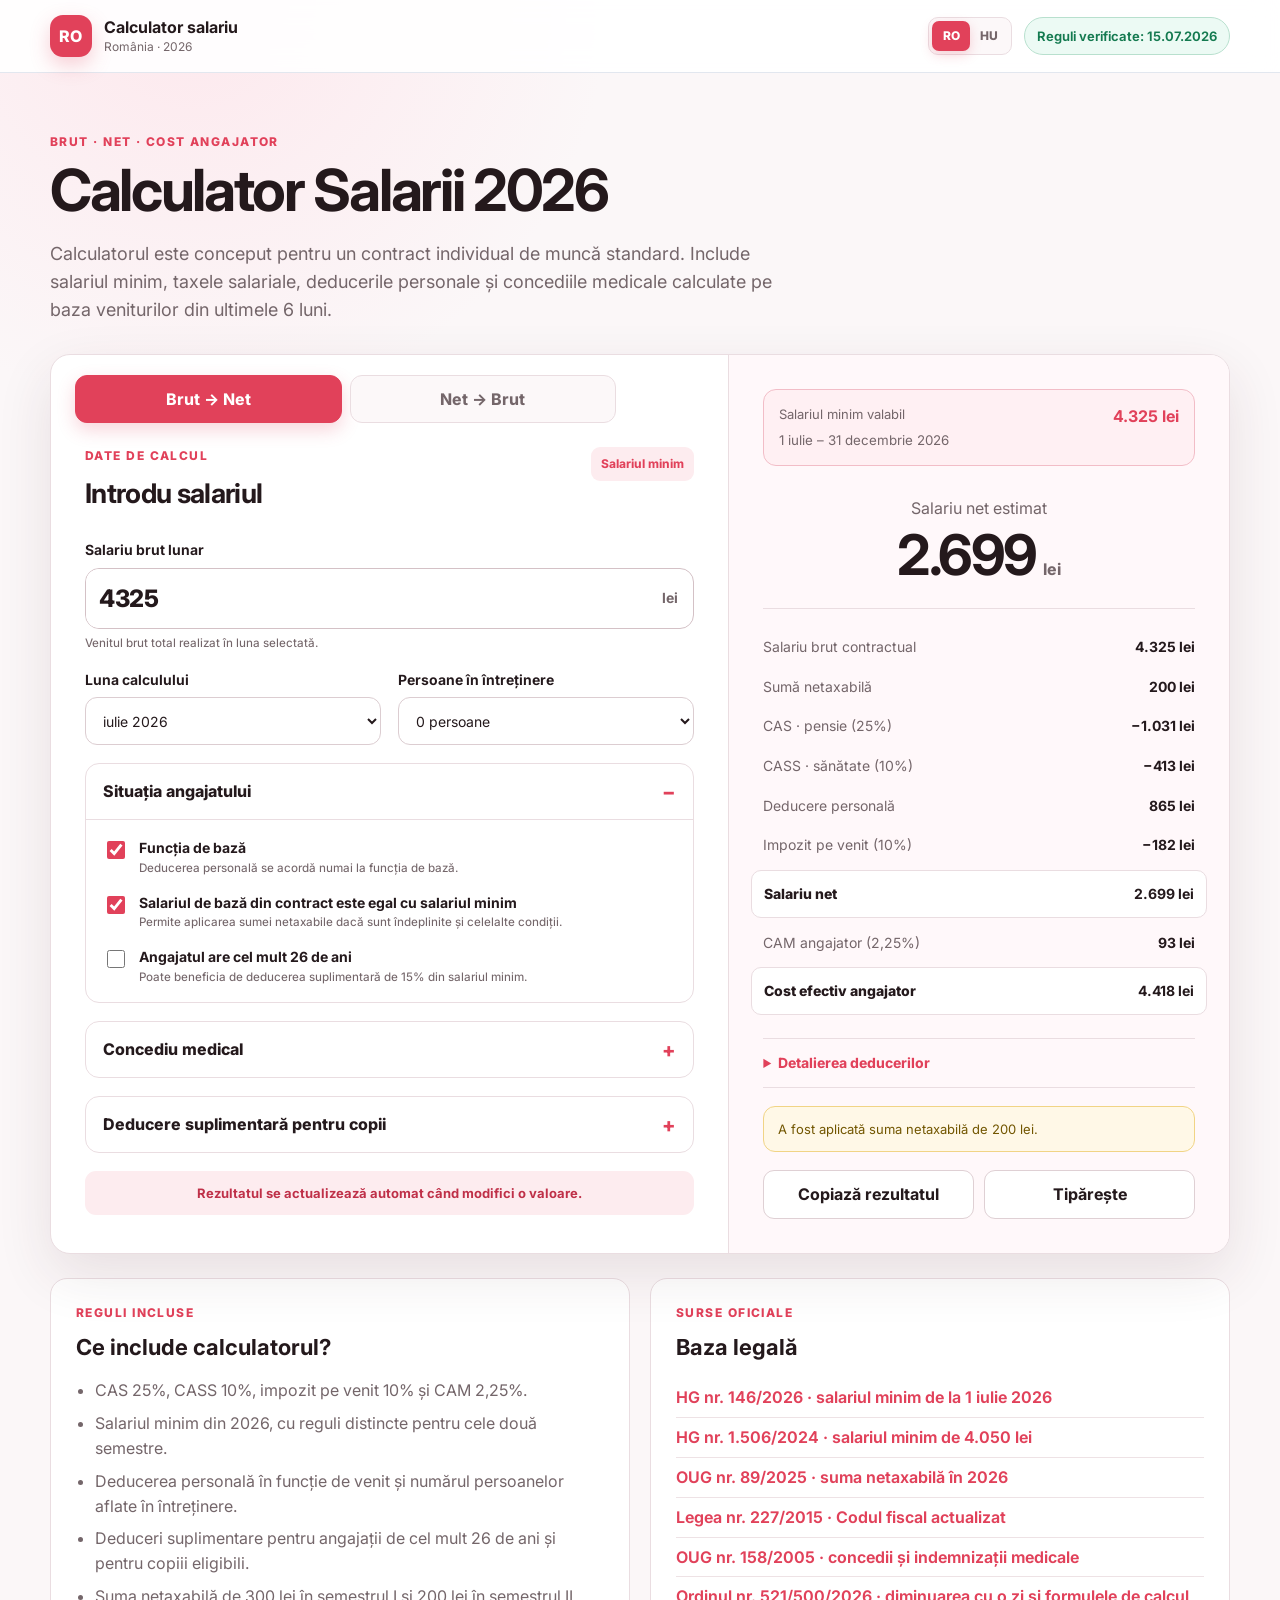
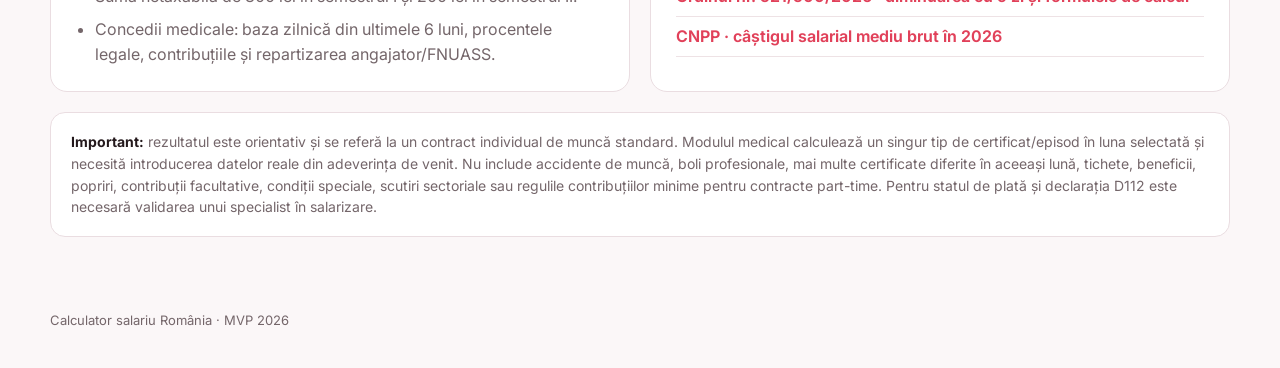
<file: calculator-salarii.html>
<!doctype html>
<html lang="ro">
<head>
  <meta charset="utf-8">
  <meta name="viewport" content="width=device-width, initial-scale=1">
  <meta name="theme-color" content="#e1415a">
  <meta name="description" content="Calculator Salarii 2026 pentru România: brut-net, net-brut, taxe, concedii medicale și cost total angajator.">
  <title>Calculator Salarii 2026</title>
  <link rel="preconnect" href="https://fonts.googleapis.com">
  <link rel="preconnect" href="https://fonts.gstatic.com" crossorigin>
  <link href="https://fonts.googleapis.com/css2?family=Inter:wght@100..900&display=swap" rel="stylesheet">
  <style>
:root {
  --bg: #fbf7f8;
  --surface: #ffffff;
  --surface-soft: #fcf8f9;
  --ink: #24191c;
  --muted: #74666a;
  --line: #eadde1;
  --primary: #e1415a;
  --primary-dark: #bf3048;
  --accent: #fdecef;
  --success: #147a50;
  --warning-bg: #fff8e7;
  --warning-line: #f1d485;
  --shadow: 0 20px 55px rgba(74, 35, 45, 0.11);
  --radius: 20px;
}
* { box-sizing: border-box; }
html {
  scroll-behavior: smooth;
  font-family: "Inter", sans-serif !important;
}
html, body, body *, button, input, select, textarea, option, optgroup, label, summary, table, th, td, a, p, span, strong, small, div, section, article, header, footer, h1, h2, h3, h4, h5, h6, ul, ol, li, fieldset, legend, details, output, time, svg text {
  font-family: "Inter", sans-serif !important;
}
*::before, *::after, input::placeholder, textarea::placeholder {
  font-family: "Inter", sans-serif !important;
}
body {
  margin: 0;
  color: var(--ink);
  background: radial-gradient(circle at 15% 0%, #fde8ed 0, transparent 26rem), var(--bg);
  line-height: 1.55;
}
button, input, select, textarea { font-size: inherit; line-height: inherit; }
button { cursor: pointer; }
.shell { width: min(1180px, calc(100% - 32px)); margin: 0 auto; }
.site-header { background: rgba(255,255,255,.9); backdrop-filter: blur(14px); border-bottom: 1px solid rgba(223,229,238,.9); position: sticky; top: 0; z-index: 20; }
.header-inner { min-height: 72px; display: flex; align-items: center; justify-content: space-between; gap: 24px; }
.brand { display: inline-flex; gap: 12px; align-items: center; color: var(--ink); text-decoration: none; }
.brand > span:last-child { display: flex; flex-direction: column; line-height: 1.2; }
.brand small { color: var(--muted); font-size: 12px; margin-top: 3px; }
.brand-mark { width: 42px; height: 42px; display: grid; place-items: center; border-radius: 13px; background: var(--primary); color: white; font-weight: 800; letter-spacing: .04em; box-shadow: 0 8px 20px rgba(225,65,90,.25); }

.header-actions { display: flex; align-items: center; gap: 12px; }
.language-switcher { display: inline-flex; padding: 3px; border: 1px solid var(--line); border-radius: 10px; background: var(--surface-soft); }
.language-button { min-width: 38px; border: 0; border-radius: 7px; padding: 6px 8px; background: transparent; color: var(--muted); font-size: 12px; font-weight: 800; }
.language-button.active { background: var(--primary); color: white; box-shadow: 0 4px 12px rgba(225,65,90,.22); }

.verified-badge { border: 1px solid #b8e0ce; background: #ecfaf4; color: var(--success); padding: 8px 12px; border-radius: 999px; font-size: 13px; font-weight: 650; }
.page-grid { padding: 60px 0 48px; }
.intro { max-width: 820px; margin-bottom: 30px; }
.eyebrow { margin: 0 0 8px; color: var(--primary); font-size: 12px; letter-spacing: .12em; font-weight: 800; }
.intro h1 { margin: 0; font-size: clamp(34px, 5vw, 58px); line-height: 1.04; letter-spacing: -.04em; }
.intro > p:last-child { color: var(--muted); font-size: 18px; max-width: 760px; margin: 20px 0 0; }
.calculator-card { display: grid; grid-template-columns: minmax(0, 1.15fr) minmax(380px, .85fr); background: var(--surface); border: 1px solid var(--line); border-radius: var(--radius); box-shadow: var(--shadow); overflow: hidden; position: relative; }
.mode-tabs { position: absolute; inset: 0 auto auto 0; display: flex; width: 50%; padding: 20px 24px 0; gap: 8px; }
.mode-tab { flex: 1; border: 1px solid var(--line); background: var(--surface-soft); color: var(--muted); padding: 11px 13px; border-radius: 12px; font-weight: 750; transition: .18s ease; }
.mode-tab.active { color: white; border-color: var(--primary); background: var(--primary); box-shadow: 0 7px 18px rgba(225,65,90,.22); }
.form-column { padding: 92px 34px 34px; }
.result-column { padding: 34px; background: #fff8fa; border-left: 1px solid var(--line); }
.card-heading { display: flex; justify-content: space-between; align-items: flex-start; gap: 16px; margin-bottom: 24px; }
.card-heading h2 { margin: 0; font-size: 27px; letter-spacing: -.025em; }
.quick-actions { display: flex; flex-wrap: wrap; justify-content: flex-end; gap: 7px; }
.text-button { border: 0; border-radius: 9px; color: var(--primary); background: var(--accent); padding: 8px 10px; font-size: 12px; font-weight: 750; }
.field-grid, .family-grid { display: grid; grid-template-columns: repeat(2, minmax(0,1fr)); gap: 17px; }
.field { display: flex; flex-direction: column; gap: 7px; color: var(--ink); font-size: 14px; font-weight: 680; }
.field-wide { grid-column: 1 / -1; }
.field small, .check-row small { color: var(--muted); font-weight: 450; line-height: 1.35; }
.field input, .field select { width: 100%; border: 1px solid #dccdd1; border-radius: 12px; background: white; min-height: 48px; padding: 11px 13px; color: var(--ink); outline: none; }
.field input:focus, .field select:focus { border-color: var(--primary); box-shadow: 0 0 0 4px rgba(225,65,90,.11); }
.money-input, .unit-input { display: flex; align-items: center; border: 1px solid #d4c1c6; border-radius: 14px; background: white; padding-right: 15px; overflow: hidden; }
.money-input:focus-within, .unit-input:focus-within { border-color: var(--primary); box-shadow: 0 0 0 4px rgba(225,65,90,.11); }
.money-input input, .unit-input input { border: 0; box-shadow: none !important; min-height: 58px; font-size: 24px; font-weight: 800; letter-spacing: -.02em; }
.unit-input input { min-height: 48px; font-size: 16px; }
.money-input strong, .unit-input strong { color: var(--muted); white-space: nowrap; }
.options-panel { margin-top: 18px; border: 1px solid var(--line); border-radius: 14px; overflow: hidden; background: var(--surface); }
.options-panel summary { list-style: none; padding: 15px 17px; font-weight: 780; cursor: pointer; display: flex; justify-content: space-between; align-items: center; }
.options-panel summary::-webkit-details-marker { display: none; }
.options-panel summary::after { content: '+'; color: var(--primary); font-size: 20px; line-height: 1; }
.options-panel[open] summary::after { content: '−'; }
.options-content { border-top: 1px solid var(--line); padding: 17px; display: grid; gap: 15px; }
.check-row { display: flex; align-items: flex-start; gap: 11px; font-size: 14px; cursor: pointer; }
.check-row input { margin-top: 4px; width: 18px; height: 18px; accent-color: var(--primary); flex: 0 0 auto; }
.check-row span { display: flex; flex-direction: column; gap: 2px; }
.indented-field { margin-left: 29px; }
.primary-button { width: 100%; border: 0; border-radius: 13px; padding: 15px 18px; background: var(--primary); color: white; font-weight: 800; margin-top: 22px; box-shadow: 0 10px 22px rgba(225,65,90,.23); }
.primary-button:hover { background: var(--primary-dark); }
.auto-calc-note { margin: 18px 0 0; padding: 12px 14px; border-radius: 11px; background: var(--accent); color: var(--primary-dark); font-size: 13px; font-weight: 700; text-align: center; }
.form-error { color: #b42318; background: #fff0ee; border: 1px solid #f4c7c1; padding: 11px 13px; border-radius: 11px; margin: 13px 0 0; }
.minimum-strip { padding: 14px 15px; border: 1px solid #f2bdc7; background: #fff0f3; border-radius: 13px; display: grid; grid-template-columns: 1fr auto; gap: 2px 12px; }
.minimum-strip span { font-size: 13px; color: var(--muted); }
.minimum-strip strong { color: var(--primary); }
.minimum-strip small { grid-column: 1 / -1; color: var(--muted); }
.headline-result { padding: 30px 0 25px; text-align: center; border-bottom: 1px solid var(--line); }
.headline-result p { margin: 0 0 6px; color: var(--muted); }
.headline-result div { display: flex; align-items: baseline; justify-content: center; gap: 7px; }
.headline-result strong { font-size: clamp(40px, 5vw, 56px); line-height: 1; letter-spacing: -.045em; }
.headline-result span { color: var(--muted); font-weight: 750; }
.headline-result small { display: block; margin-top: 10px; color: var(--muted); }
.breakdown { padding: 18px 0; }
.breakdown > div { display: flex; justify-content: space-between; gap: 20px; padding: 9px 0; color: var(--muted); font-size: 14px; }
.breakdown strong { color: var(--ink); text-align: right; }
.breakdown .emphasis { margin: 5px -12px; padding: 12px; border-radius: 10px; background: white; color: var(--ink); font-weight: 800; border: 1px solid var(--line); }
.allowance-breakdown { border-top: 1px solid var(--line); border-bottom: 1px solid var(--line); padding: 13px 0; }
.allowance-breakdown summary { cursor: pointer; font-size: 14px; font-weight: 750; color: var(--primary); }
.allowance-breakdown #allowance-lines { padding-top: 10px; }
.allowance-breakdown #allowance-lines div { display: flex; justify-content: space-between; gap: 15px; padding: 6px 0; font-size: 13px; color: var(--muted); }
.warnings { margin-top: 18px; padding: 12px 14px; background: var(--warning-bg); border: 1px solid var(--warning-line); border-radius: 12px; color: #725600; font-size: 13px; }
.warnings p { margin: 0; }
.warnings p + p { margin-top: 8px; }
.result-actions { display: grid; grid-template-columns: 1fr 1fr; gap: 10px; margin-top: 18px; }
.secondary-button { border: 1px solid #dfd0d4; background: white; color: var(--ink); border-radius: 11px; padding: 11px; font-weight: 720; }
.info-grid { display: grid; grid-template-columns: 1fr 1fr; gap: 20px; margin-top: 24px; }
.info-card { background: white; border: 1px solid var(--line); border-radius: 17px; padding: 25px; }
.info-card h2 { margin: 0 0 14px; font-size: 22px; }
.info-card ul { margin: 0; padding-left: 19px; color: var(--muted); }
.info-card li + li { margin-top: 8px; }
.legal-card { display: flex; flex-direction: column; align-items: flex-start; }
.legal-card a { color: var(--primary); text-decoration: none; font-weight: 650; padding: 7px 0; border-bottom: 1px solid #eee2e5; width: 100%; }
.scope-note { margin-top: 20px; background: #fff; border: 1px solid var(--line); border-radius: 15px; padding: 18px 20px; color: var(--muted); font-size: 14px; }
.scope-note strong { color: var(--ink); }
.site-footer { padding: 25px 0 38px; color: var(--muted); font-size: 13px; }
[hidden] { display: none !important; }
@media (max-width: 900px) {
  .calculator-card { grid-template-columns: 1fr; }
  .mode-tabs { width: 100%; }
  .result-column { border-left: 0; border-top: 1px solid var(--line); }
  .info-grid { grid-template-columns: 1fr; }
}
@media (max-width: 620px) {
  .shell { width: min(100% - 20px, 1180px); }
  .verified-badge { display: none; }
  .header-actions { gap: 6px; }
  .page-grid { padding-top: 35px; }
  .intro h1 { font-size: 37px; }
  .intro > p:last-child { font-size: 16px; }
  .form-column, .result-column { padding-left: 18px; padding-right: 18px; }
  .mode-tabs { padding-left: 14px; padding-right: 14px; }
  .field-grid, .family-grid { grid-template-columns: 1fr; }
  .field-wide { grid-column: auto; }
  .card-heading { flex-direction: column; }
  .quick-actions { justify-content: flex-start; }
  .result-actions { grid-template-columns: 1fr; }
  .breakdown > div { gap: 10px; }
}
@media print {
  .site-header, .intro, .form-column, .info-grid, .scope-note, .site-footer, .result-actions { display: none !important; }
  body { background: white; }
  .page-grid { padding: 0; }
  .calculator-card { display: block; border: 0; box-shadow: none; }
  .result-column { border: 0; background: white; }
}

/* Concediu medical */
.medical-fields {
  display: grid;
  grid-template-columns: repeat(2, minmax(0, 1fr));
  gap: 15px;
  padding-top: 2px;
}
.compact-money input { min-height: 48px; font-size: 16px; }
.medical-preview {
  padding: 12px 14px;
  border-radius: 11px;
  background: var(--accent);
  color: var(--primary-dark);
  font-size: 13px;
  line-height: 1.5;
}
.medical-preview strong { color: var(--ink); }
.medical-result-row {
  background: rgba(225, 65, 90, .045);
  margin: 0 -8px;
  padding-left: 8px !important;
  padding-right: 8px !important;
  border-radius: 8px;
}
@media (max-width: 620px) {
  .medical-fields { grid-template-columns: 1fr; }
}

</style>
</head>
<body>
  <header class="site-header">
    <div class="shell header-inner">
      <a class="brand" href="#calculator" aria-label="Calculator salariu România">
        <span class="brand-mark">RO</span>
        <span><strong>Calculator salariu</strong><small>România · 2026</small></span>
      </a>
      <div class="header-actions">
        <div class="language-switcher" role="group" aria-label="Limbă / Nyelv">
          <button type="button" id="lang-ro" class="language-button active" aria-pressed="true">RO</button>
          <button type="button" id="lang-hu" class="language-button" aria-pressed="false">HU</button>
        </div>
        <span class="verified-badge">Reguli verificate: 15.07.2026</span>
      </div>
    </div>
  </header>

  <main class="shell page-grid" id="calculator">
    <section class="intro">
      <p class="eyebrow">BRUT · NET · COST ANGAJATOR</p>
      <h1 id="page-title">Calculator Salarii 2026</h1>
      <p>Calculatorul este conceput pentru un contract individual de muncă standard. Include salariul minim, taxele salariale, deducerile personale și concediile medicale calculate pe baza veniturilor din ultimele 6 luni.</p>
    </section>

    <section class="calculator-card" aria-labelledby="calculator-title">
      <div class="mode-tabs" role="tablist" aria-label="Tip calcul">
        <button class="mode-tab active" type="button" data-mode="gross" role="tab" aria-selected="true">Brut → Net</button>
        <button class="mode-tab" type="button" data-mode="net" role="tab" aria-selected="false">Net → Brut</button>
      </div>

      <div class="form-column">
        <div class="card-heading">
          <div>
            <p class="eyebrow">DATE DE CALCUL</p>
            <h2 id="calculator-title">Introdu salariul</h2>
          </div>
          <div class="quick-actions">
            <button class="text-button" id="use-minimum" type="button">Salariul minim</button>
          </div>
        </div>

        <div class="field-grid">
          <label class="field field-wide">
            <span id="amount-label">Salariu brut lunar</span>
            <span class="money-input">
              <input id="amount" type="number" min="0" step="1" inputmode="numeric" value="4325" aria-describedby="amount-hint">
              <strong>lei</strong>
            </span>
            <small id="amount-hint">Venitul brut total realizat în luna selectată.</small>
          </label>

          <label class="field">
            <span>Luna calculului</span>
            <select id="month" aria-label="Luna calculului">
              <option value="2026-01">ianuarie 2026</option>
              <option value="2026-02">februarie 2026</option>
              <option value="2026-03">martie 2026</option>
              <option value="2026-04">aprilie 2026</option>
              <option value="2026-05">mai 2026</option>
              <option value="2026-06">iunie 2026</option>
              <option value="2026-07" selected>iulie 2026</option>
              <option value="2026-08">august 2026</option>
              <option value="2026-09">septembrie 2026</option>
              <option value="2026-10">octombrie 2026</option>
              <option value="2026-11">noiembrie 2026</option>
              <option value="2026-12">decembrie 2026</option>
            </select>
          </label>

          <label class="field">
            <span>Persoane în întreținere</span>
            <select id="dependents">
              <option value="0">0 persoane</option>
              <option value="1">1 persoană</option>
              <option value="2">2 persoane</option>
              <option value="3">3 persoane</option>
              <option value="4">4 sau mai multe</option>
            </select>
          </label>
        </div>

        <details class="options-panel" open>
          <summary>Situația angajatului</summary>
          <div class="options-content">
            <label class="check-row">
              <input id="primary-job" type="checkbox" checked>
              <span><strong>Funcția de bază</strong><small>Deducerea personală se acordă numai la funcția de bază.</small></span>
            </label>

            <label class="check-row">
              <input id="minimum-contract" type="checkbox" checked>
              <span><strong>Salariul de bază din contract este egal cu salariul minim</strong><small>Permite aplicarea sumei netaxabile dacă sunt îndeplinite și celelalte condiții.</small></span>
            </label>

            <label class="check-row">
              <input id="under-26" type="checkbox">
              <span><strong>Angajatul are cel mult 26 de ani</strong><small>Poate beneficia de deducerea suplimentară de 15% din salariul minim.</small></span>
            </label>
          </div>
        </details>

        <details class="options-panel" id="medical-panel">
          <summary>Concediu medical</summary>
          <div class="options-content">
            <label class="check-row">
              <input id="medical-enabled" type="checkbox">
              <span><strong>Include concediu medical în luna selectată</strong><small>Salariul pentru zilele lucrate și indemnizația medicală vor fi calculate separat.</small></span>
            </label>

            <div class="medical-fields" id="medical-fields" hidden>
              <label class="field field-wide">
                <span>Tipul concediului medical</span>
                <select id="medical-type">
                  <option value="ordinary">Boală obișnuită / accident în afara muncii (cod 01)</option>
                  <option value="cardiovascular">Boală cardiovasculară eligibilă</option>
                  <option value="serious">Afecțiune gravă / urgență medico-chirurgicală</option>
                  <option value="quarantine">Carantină sau izolare (cod 07)</option>
                  <option value="maternity">Sarcină și lăuzie (cod 08)</option>
                  <option value="childCare">Îngrijirea copilului bolnav</option>
                  <option value="oncologyCare">Îngrijirea pacientului cu afecțiuni oncologice</option>
                  <option value="maternalRisk">Risc maternal (cod 15)</option>
                </select>
              </label>

              <label class="field">
                <span>Zile calendaristice în episod</span>
                <div class="unit-input"><input id="episode-days" type="number" min="1" max="999" step="1" value="5"><strong>zile</strong></div>
                <small>Determină procentul de 55%, 65% sau 75% pentru boala obișnuită.</small>
              </label>

              <label class="field">
                <span>Zile lucrătoare de concediu în lună</span>
                <div class="unit-input"><input id="medical-workdays" type="number" min="0" max="31" step="1" value="5"><strong>zile</strong></div>
              </label>

              <label class="field">
                <span>Total zile lucrătoare în lună</span>
                <div class="unit-input"><input id="month-workdays" type="number" min="1" max="31" step="1" value="23"><strong>zile</strong></div>
                <small>Poate fi corectat manual în funcție de programul de lucru.</small>
              </label>

              <label class="field">
                <span>Zile lucrătoare anterioare din același episod</span>
                <div class="unit-input"><input id="previous-episode-days" type="number" min="0" max="365" step="1" value="0"><strong>zile</strong></div>
                <small>Necesar pentru continuări și repartizarea angajator/FNUASS.</small>
              </label>

              <label class="field">
                <span>Venituri asigurate din ultimele 6 luni</span>
                <span class="money-input compact-money"><input id="base-income-total" type="number" min="0" step="1" value="24300"><strong>lei</strong></span>
                <small>Suma veniturilor brute care intră în baza concediului medical.</small>
              </label>

              <label class="field">
                <span>Zile lucrate în ultimele 6 luni</span>
                <div class="unit-input"><input id="base-workdays-total" type="number" min="1" max="184" step="1" value="121"><strong>zile</strong></div>
                <small>Numitorul mediei zilnice a bazei de calcul.</small>
              </label>

              <label class="check-row field-wide">
                <input id="one-day-exempt" type="checkbox">
                <span><strong>Certificat exceptat de la diminuarea cu o zi</strong><small>Bifează pentru PNS, spitalizare sau o altă excepție legală aplicabilă certificatului.</small></span>
              </label>

              <div class="medical-preview field-wide" id="medical-preview"></div>
            </div>
          </div>
        </details>

        <details class="options-panel">
          <summary>Deducere suplimentară pentru copii</summary>
          <div class="options-content">
            <label class="field">
              <span>Copii sub 18 ani înscriși într-o unitate de învățământ</span>
              <input id="children" type="number" min="0" max="20" step="1" value="0">
              <small>Deducere suplimentară de 100 lei/copil pentru părintele beneficiar.</small>
            </label>
          </div>
        </details>

        <p class="auto-calc-note" role="status">Rezultatul se actualizează automat când modifici o valoare.</p>
        <p class="form-error" id="form-error" role="alert" hidden></p>
      </div>

      <div class="result-column" aria-live="polite">
        <div class="minimum-strip">
          <span>Salariul minim valabil</span>
          <strong id="minimum-value">4.325 lei</strong>
          <small id="minimum-period">1 iulie – 31 decembrie 2026</small>
        </div>

        <div class="headline-result">
          <p id="main-result-label">Salariu net estimat</p>
          <div><strong id="main-result">2.699</strong><span>lei</span></div>
          <small id="result-difference" hidden></small>
        </div>

        <div class="breakdown" id="breakdown">
          <div><span>Salariu brut contractual</span><strong id="gross-result">4.325 lei</strong></div>
          <div class="medical-result-row" hidden><span>Salariu pentru zilele lucrate</span><strong id="worked-gross-result">4.325 lei</strong></div>
          <div class="medical-result-row" hidden><span>Indemnizație medicală brută</span><strong id="medical-gross-result">0 lei</strong></div>
          <div class="medical-result-row" hidden><span>Total brut plătit</span><strong id="total-gross-result">4.325 lei</strong></div>
          <div><span>Sumă netaxabilă</span><strong id="exemption-result">200 lei</strong></div>
          <div><span>CAS · pensie (25%)</span><strong id="cas-result">−1.031 lei</strong></div>
          <div><span>CASS · sănătate (10%)</span><strong id="cass-result">−413 lei</strong></div>
          <div><span>Deducere personală</span><strong id="deduction-result">865 lei</strong></div>
          <div><span>Impozit pe venit (10%)</span><strong id="tax-result">−182 lei</strong></div>
          <div class="emphasis"><span>Salariu net</span><strong id="net-result">2.699 lei</strong></div>
          <div><span>CAM angajator (2,25%)</span><strong id="cam-result">93 lei</strong></div>
          <div class="medical-result-row" hidden><span>Indemnizație recuperabilă din FNUASS</span><strong id="fund-result">0 lei</strong></div>
          <div class="emphasis"><span>Cost efectiv angajator</span><strong id="cost-result">4.418 lei</strong></div>
        </div>

        <details class="allowance-breakdown" id="allowance-breakdown">
          <summary>Detalierea deducerilor</summary>
          <div id="allowance-lines"></div>
        </details>

        <div class="warnings" id="warnings" hidden></div>

        <div class="result-actions">
          <button class="secondary-button" id="copy-result" type="button">Copiază rezultatul</button>
          <button class="secondary-button" type="button" onclick="window.print()">Tipărește</button>
        </div>
      </div>
    </section>

    <section class="info-grid">
      <article class="info-card">
        <p class="eyebrow">REGULI INCLUSE</p>
        <h2>Ce include calculatorul?</h2>
        <ul>
          <li>CAS 25%, CASS 10%, impozit pe venit 10% și CAM 2,25%.</li>
          <li>Salariul minim din 2026, cu reguli distincte pentru cele două semestre.</li>
          <li>Deducerea personală în funcție de venit și numărul persoanelor aflate în întreținere.</li>
          <li>Deduceri suplimentare pentru angajații de cel mult 26 de ani și pentru copiii eligibili.</li>
          <li>Suma netaxabilă de 300 lei în semestrul I și 200 lei în semestrul II.</li>
          <li>Concedii medicale: baza zilnică din ultimele 6 luni, procentele legale, contribuțiile și repartizarea angajator/FNUASS.</li>
        </ul>
      </article>

      <article class="info-card legal-card">
        <p class="eyebrow">SURSE OFICIALE</p>
        <h2>Baza legală</h2>
        <a href="https://legislatie.just.ro/Public/DetaliiDocumentAfis/308231" target="_blank" rel="noreferrer">HG nr. 146/2026 · salariul minim de la 1 iulie 2026</a>
        <a href="https://legislatie.just.ro/Public/DetaliiDocumentAfis/291450" target="_blank" rel="noreferrer">HG nr. 1.506/2024 · salariul minim de 4.050 lei</a>
        <a href="https://legislatie.just.ro/Public/DetaliiDocumentAfis/305817" target="_blank" rel="noreferrer">OUG nr. 89/2025 · suma netaxabilă în 2026</a>
        <a href="https://legislatie.just.ro/Public/DetaliiDocumentAfis/309361" target="_blank" rel="noreferrer">Legea nr. 227/2015 · Codul fiscal actualizat</a>
        <a href="https://legislatie.just.ro/Public/DetaliiDocument/66305" target="_blank" rel="noreferrer">OUG nr. 158/2005 · concedii și indemnizații medicale</a>
        <a href="https://legislatie.just.ro/Public/DetaliiDocumentAfis/307943" target="_blank" rel="noreferrer">Ordinul nr. 521/500/2026 · diminuarea cu o zi și formulele de calcul</a>
        <a href="https://www.cnpp.ro/noutati/-/asset_publisher/FbjvUfJwDu7P/content/precizari-legea-bass-2026" target="_blank" rel="noreferrer">CNPP · câștigul salarial mediu brut în 2026</a>
      </article>
    </section>

    <section class="scope-note">
      <strong>Important:</strong> rezultatul este orientativ și se referă la un contract individual de muncă standard. Modulul medical calculează un singur tip de certificat/episod în luna selectată și necesită introducerea datelor reale din adeverința de venit. Nu include accidente de muncă, boli profesionale, mai multe certificate diferite în aceeași lună, tichete, beneficii, popriri, contribuții facultative, condiții speciale, scutiri sectoriale sau regulile contribuțiilor minime pentru contracte part-time. Pentru statul de plată și declarația D112 este necesară validarea unui specialist în salarizare.
    </section>
  </main>

  <footer class="site-footer"><div class="shell">Calculator salariu România · MVP 2026</div></footer>

  <script>
(function (root, factory) {
  const api = factory();
  if (typeof module === 'object' && module.exports) module.exports = api;
  else root.RomanianSalaryCore = api;
})(typeof self !== 'undefined' ? self : this, function () {
  'use strict';

  const RULES = [
    {
      id: 'ro-2026-h1',
      validFrom: '2026-01',
      validTo: '2026-06',
      minimumGross: 4050,
      averageMonthlyHours: 165.334,
      minimumHourly: 24.496,
      nonTaxableAmount: 300,
      exemptionGrossLimit: 4300,
      casRate: 0.25,
      cassRate: 0.10,
      incomeTaxRate: 0.10,
      camRate: 0.0225,
      label: '1 ianuarie – 30 iunie 2026'
    },
    {
      id: 'ro-2026-h2',
      validFrom: '2026-07',
      validTo: '2026-12',
      minimumGross: 4325,
      averageMonthlyHours: 166.667,
      minimumHourly: 25.949,
      nonTaxableAmount: 200,
      exemptionGrossLimit: 4600,
      casRate: 0.25,
      cassRate: 0.10,
      incomeTaxRate: 0.10,
      camRate: 0.0225,
      label: '1 iulie – 31 decembrie 2026'
    }
  ];

  const WORKDAYS = {
    '2025-01': 18, '2025-02': 20, '2025-03': 21, '2025-04': 20,
    '2025-05': 21, '2025-06': 20, '2025-07': 23, '2025-08': 20,
    '2025-09': 22, '2025-10': 23, '2025-11': 20, '2025-12': 20,
    '2026-01': 18, '2026-02': 20, '2026-03': 22, '2026-04': 20,
    '2026-05': 20, '2026-06': 21, '2026-07': 23, '2026-08': 21,
    '2026-09': 22, '2026-10': 22, '2026-11': 20, '2026-12': 21
  };


  const MINIMUM_GROSS_BY_MONTH = {
    '2025-01': 4050, '2025-02': 4050, '2025-03': 4050, '2025-04': 4050,
    '2025-05': 4050, '2025-06': 4050, '2025-07': 4050, '2025-08': 4050,
    '2025-09': 4050, '2025-10': 4050, '2025-11': 4050, '2025-12': 4050,
    '2026-01': 4050, '2026-02': 4050, '2026-03': 4050, '2026-04': 4050,
    '2026-05': 4050, '2026-06': 4050, '2026-07': 4325, '2026-08': 4325,
    '2026-09': 4325, '2026-10': 4325, '2026-11': 4325, '2026-12': 4325
  };

  const MEDICAL_TYPES = {
    ordinary: {
      label: 'Boală obișnuită / accident în afara muncii (cod 01)',
      rate: null,
      employerFirstDays: true,
      cassApplies: true,
      incomeTaxExempt: false,
      oneDayReductionExempt: false
    },
    cardiovascular: {
      label: 'Boală cardiovasculară eligibilă',
      rate: 0.75,
      employerFirstDays: true,
      cassApplies: false,
      incomeTaxExempt: false,
      oneDayReductionExempt: false
    },
    serious: {
      label: 'Afecțiune gravă / urgență medico-chirurgicală',
      rate: 1,
      employerFirstDays: true,
      cassApplies: false,
      incomeTaxExempt: false,
      oneDayReductionExempt: false
    },
    quarantine: {
      label: 'Carantină sau izolare (cod 07)',
      rate: 1,
      employerFirstDays: false,
      cassApplies: true,
      incomeTaxExempt: false,
      oneDayReductionExempt: false
    },
    maternity: {
      label: 'Sarcină și lăuzie (cod 08)',
      rate: 0.85,
      employerFirstDays: false,
      cassApplies: false,
      incomeTaxExempt: true,
      oneDayReductionExempt: true
    },
    childCare: {
      label: 'Îngrijirea copilului bolnav',
      rate: 0.85,
      employerFirstDays: false,
      cassApplies: false,
      incomeTaxExempt: true,
      oneDayReductionExempt: false
    },
    oncologyCare: {
      label: 'Îngrijirea pacientului cu afecțiuni oncologice',
      rate: 0.85,
      employerFirstDays: false,
      cassApplies: false,
      incomeTaxExempt: true,
      oneDayReductionExempt: true
    },
    maternalRisk: {
      label: 'Risc maternal (cod 15)',
      rate: 0.75,
      employerFirstDays: false,
      cassApplies: false,
      incomeTaxExempt: true,
      oneDayReductionExempt: true
    }
  };

  function roundLei(value) {
    return Math.round(Number(value) || 0);
  }

  function roundMoney(value) {
    return Math.trunc((Number(value) || 0) * 100) / 100;
  }

  function normalizeMonth(month) {
    if (!month) return '';
    return String(month).slice(0, 7);
  }

  function getRules(month) {
    const normalized = normalizeMonth(month);
    const rule = RULES.find((item) => normalized >= item.validFrom && normalized <= item.validTo);
    if (!rule) {
      throw new Error('Calculatorul include momentan doar regulile aferente anului 2026.');
    }
    return rule;
  }

  function getMonthWorkdays(month) {
    return WORKDAYS[normalizeMonth(month)] || 0;
  }

  function addMonths(month, delta) {
    const [year, monthNumber] = normalizeMonth(month).split('-').map(Number);
    const date = new Date(Date.UTC(year, monthNumber - 1 + delta, 1));
    return `${date.getUTCFullYear()}-${String(date.getUTCMonth() + 1).padStart(2, '0')}`;
  }

  function getPreviousSixWorkdays(month) {
    let total = 0;
    for (let index = -6; index <= -1; index += 1) total += getMonthWorkdays(addMonths(month, index));
    return total;
  }


  function getPreviousSixMinimumIncome(month) {
    let total = 0;
    for (let index = -6; index <= -1; index += 1) {
      const previousMonth = addMonths(month, index);
      total += MINIMUM_GROSS_BY_MONTH[previousMonth] || 0;
    }
    return total;
  }

  function getAverageGrossForCas(month) {
    const normalized = normalizeMonth(month);
    if (normalized <= '2026-02') return 8620;
    if (normalized >= '2026-04') return 9192;
    return 8620; // Martie necesită, în cazuri reale, împărțire la data de 30 martie.
  }

  function clampInt(value, min, max) {
    const number = Math.trunc(Number(value) || 0);
    return Math.min(max, Math.max(min, number));
  }

  function getBasicDeduction(gross, rule, dependents, isPrimaryJob) {
    if (!isPrimaryJob) return 0;
    const monthlyGross = Math.max(0, Number(gross) || 0);
    const difference = monthlyGross - rule.minimumGross;
    if (difference > 2000) return 0;

    const dependentIndex = clampInt(dependents, 0, 4);
    const startingPercent = [20, 25, 30, 35, 45][dependentIndex];
    const bracket = difference <= 0 ? 0 : Math.ceil(difference / 50);
    const percent = Math.max(0, startingPercent - bracket * 0.5);
    return roundLei(rule.minimumGross * percent / 100);
  }

  function getSupplementaryDeduction(gross, rule, options) {
    if (!options.isPrimaryJob) return 0;
    let deduction = 0;
    if (options.isUnderOrEqual26 && gross <= rule.minimumGross + 2000) {
      deduction += roundLei(rule.minimumGross * 0.15);
    }
    deduction += clampInt(options.childrenInEducation, 0, 20) * 100;
    return deduction;
  }

  function getOrdinaryMedicalRate(episodeCalendarDays) {
    const days = clampInt(episodeCalendarDays, 1, 999);
    if (days <= 7) return 0.55;
    if (days <= 14) return 0.65;
    return 0.75;
  }

  function getMedicalType(type) {
    return MEDICAL_TYPES[type] || MEDICAL_TYPES.ordinary;
  }

  function calculateMedical(gross, settings, rule) {
    const month = normalizeMonth(settings.month);
    const monthWorkdays = clampInt(settings.monthWorkdays || getMonthWorkdays(month), 1, 31);
    const requestedMedicalWorkdays = clampInt(settings.medicalWorkdays, 0, monthWorkdays);
    const previousEpisodeWorkdays = clampInt(settings.previousEpisodeWorkdays, 0, 365);
    const episodeCalendarDays = clampInt(settings.episodeCalendarDays, 1, 999);
    const baseIncomeTotal = Math.max(0, Number(settings.baseIncomeTotal) || 0);
    const baseWorkdaysTotal = clampInt(settings.baseWorkdaysTotal || getPreviousSixWorkdays(month), 1, 184);
    const type = getMedicalType(settings.medicalType);
    const rate = type.rate === null ? getOrdinaryMedicalRate(episodeCalendarDays) : type.rate;
    const dailyBase = roundMoney(baseIncomeTotal / baseWorkdaysTotal);
    const periodSubjectToReduction = month >= '2026-02';
    const reductionExempt = Boolean(type.oneDayReductionExempt || settings.oneDayReductionExempt);
    const firstDayAlreadyReduced = previousEpisodeWorkdays > 0;
    const unpaidDays = periodSubjectToReduction && !reductionExempt && !firstDayAlreadyReduced && requestedMedicalWorkdays > 0 ? 1 : 0;
    const paidMedicalWorkdays = Math.max(0, requestedMedicalWorkdays - unpaidDays);
    const workedDays = Math.max(0, monthWorkdays - requestedMedicalWorkdays);
    const workedGross = roundLei(gross * workedDays / monthWorkdays);
    const medicalGross = roundLei(dailyBase * rate * paidMedicalWorkdays);

    let employerMedicalDays = 0;
    if (type.employerFirstDays && paidMedicalWorkdays > 0) {
      const previousPaidDays = periodSubjectToReduction && !reductionExempt
        ? Math.max(0, previousEpisodeWorkdays - 1)
        : previousEpisodeWorkdays;
      employerMedicalDays = Math.min(paidMedicalWorkdays, Math.max(0, 5 - previousPaidDays));
    }
    const fundMedicalDays = Math.max(0, paidMedicalWorkdays - employerMedicalDays);
    const employerMedicalAmount = roundLei(dailyBase * rate * employerMedicalDays);
    const fundMedicalAmount = Math.max(0, medicalGross - employerMedicalAmount);

    const averageGrossForCas = getAverageGrossForCas(month);
    const medicalCasBase = roundLei(averageGrossForCas * 0.35 * requestedMedicalWorkdays / monthWorkdays);
    const medicalCas = roundLei(medicalCasBase * rule.casRate);
    const medicalCass = type.cassApplies ? roundLei(medicalGross * rule.cassRate) : 0;

    return {
      enabled: true,
      typeKey: settings.medicalType,
      typeLabel: type.label,
      rate,
      monthWorkdays,
      requestedMedicalWorkdays,
      paidMedicalWorkdays,
      unpaidDays,
      workedDays,
      previousEpisodeWorkdays,
      episodeCalendarDays,
      baseIncomeTotal: roundLei(baseIncomeTotal),
      baseWorkdaysTotal,
      dailyBase,
      workedGross,
      medicalGross,
      employerMedicalDays,
      fundMedicalDays,
      employerMedicalAmount,
      fundMedicalAmount,
      medicalCasBase,
      medicalCas,
      medicalCass,
      incomeTaxExempt: type.incomeTaxExempt,
      cassApplies: type.cassApplies,
      averageGrossForCas,
      reductionExempt
    };
  }

  function calculateFromGross(grossInput, options) {
    const gross = roundLei(Math.max(0, Number(grossInput) || 0));
    const settings = Object.assign({
      month: '2026-07',
      isPrimaryJob: true,
      contractBaseEqualsMinimum: false,
      isFullTime: true,
      dependents: 0,
      isUnderOrEqual26: false,
      childrenInEducation: 0,
      medicalLeaveEnabled: false,
      medicalType: 'ordinary',
      episodeCalendarDays: 5,
      medicalWorkdays: 5,
      monthWorkdays: 0,
      previousEpisodeWorkdays: 0,
      baseIncomeTotal: gross * 6,
      baseWorkdaysTotal: 0,
      oneDayReductionExempt: false
    }, options || {});

    const rule = getRules(settings.month);
    const medical = settings.medicalLeaveEnabled ? calculateMedical(gross, settings, rule) : null;
    const salaryGross = medical ? medical.workedGross : gross;
    const totalGross = salaryGross + (medical ? medical.medicalGross : 0);
    const workedRatio = medical ? medical.workedDays / medical.monthWorkdays : 1;

    const exemptionEligible = Boolean(
      settings.isFullTime &&
      settings.isPrimaryJob &&
      settings.contractBaseEqualsMinimum &&
      totalGross <= rule.exemptionGrossLimit
    );
    const proratedExemption = roundLei(rule.nonTaxableAmount * workedRatio);
    const nonTaxableAmount = exemptionEligible ? Math.min(proratedExemption, salaryGross) : 0;
    const salaryContributionBase = Math.max(0, salaryGross - nonTaxableAmount);

    const salaryCas = roundLei(salaryContributionBase * rule.casRate);
    const salaryCass = roundLei(salaryContributionBase * rule.cassRate);
    const medicalCas = medical ? medical.medicalCas : 0;
    const medicalCass = medical ? medical.medicalCass : 0;
    const cas = salaryCas + medicalCas;
    const cass = salaryCass + medicalCass;

    const basicDeduction = getBasicDeduction(totalGross, rule, settings.dependents, settings.isPrimaryJob);
    const supplementaryDeduction = getSupplementaryDeduction(totalGross, rule, settings);
    const taxableSalaryBeforeDeductions = Math.max(0, salaryGross - nonTaxableAmount - salaryCas - salaryCass);
    const taxableMedicalBeforeDeductions = medical && !medical.incomeTaxExempt
      ? Math.max(0, medical.medicalGross - medicalCas - medicalCass)
      : 0;
    const taxableBeforeDeductions = taxableSalaryBeforeDeductions + taxableMedicalBeforeDeductions;
    const personalDeduction = Math.min(taxableBeforeDeductions, basicDeduction + supplementaryDeduction);
    const incomeTaxBase = Math.max(0, taxableBeforeDeductions - personalDeduction);
    const incomeTax = roundLei(incomeTaxBase * rule.incomeTaxRate);
    const net = totalGross - cas - cass - incomeTax;

    const camBase = salaryContributionBase + (medical ? medical.employerMedicalAmount : 0);
    const cam = roundLei(camBase * rule.camRate);
    const employerCost = salaryGross + (medical ? medical.employerMedicalAmount : 0) + cam;
    const payrollCashOut = totalGross + cam;

    const warnings = [];
    if (gross > 0 && gross < rule.minimumGross) {
      warnings.push(`Salariul brut contractual introdus este sub salariul minim general de ${rule.minimumGross} lei pentru normă întreagă.`);
    }
    if (settings.contractBaseEqualsMinimum && !settings.isPrimaryJob) {
      warnings.push('Facilitatea pentru suma netaxabilă se acordă numai la funcția de bază.');
    }
    if (settings.contractBaseEqualsMinimum && totalGross > rule.exemptionGrossLimit) {
      warnings.push(`Suma netaxabilă nu se aplică deoarece venitul brut al lunii depășește plafonul de ${rule.exemptionGrossLimit} lei.`);
    }
    if (!settings.isFullTime && settings.contractBaseEqualsMinimum) {
      warnings.push('Facilitatea pentru suma netaxabilă este configurată în acest MVP doar pentru contract cu normă întreagă.');
    }
    if (medical) {
      warnings.push('Baza concediului medical trebuie completată cu veniturile asigurate și zilele lucrate reale din ultimele 6 luni.');
      if (medical.unpaidDays) warnings.push('S-a aplicat diminuarea cu o zi lucrătoare valabilă pentru certificatele emise în perioada 1 februarie 2026–31 decembrie 2027.');
      if (normalizeMonth(settings.month) === '2026-03') warnings.push('Pentru martie 2026, baza CAS poate necesita împărțire la 30 martie, când câștigul salarial mediu brut a crescut de la 8.620 la 9.192 lei.');
      if (medical.typeKey === 'ordinary') warnings.push('Procentul pentru boală obișnuită se stabilește după durata totală a episodului; dacă episodul se prelungește, poate fi necesară recalcularea lunii anterioare.');
    }

    return {
      rule,
      gross,
      salaryGross,
      totalGross,
      nonTaxableAmount,
      exemptionEligible,
      contributionBase: salaryContributionBase,
      salaryContributionBase,
      salaryCas,
      medicalCas,
      cas,
      salaryCass,
      medicalCass,
      cass,
      basicDeduction,
      supplementaryDeduction,
      personalDeduction,
      taxableBeforeDeductions,
      incomeTaxBase,
      incomeTax,
      net,
      camBase,
      cam,
      employerCost,
      payrollCashOut,
      medical,
      totalEmployeeTaxes: cas + cass + incomeTax,
      totalState: cas + cass + incomeTax + cam,
      warnings
    };
  }

  function binaryCandidate(targetNet, options, low, high) {
    let left = Math.max(0, Math.floor(low));
    let right = Math.max(left, Math.ceil(high));
    let best = null;

    while (left <= right) {
      const mid = Math.floor((left + right) / 2);
      const result = calculateFromGross(mid, options);
      const difference = Math.abs(result.net - targetNet);
      if (!best || difference < best.difference || (difference === best.difference && mid < best.result.gross)) {
        best = { difference, result };
      }
      if (result.net < targetNet) left = mid + 1;
      else if (result.net > targetNet) right = mid - 1;
      else {
        best = { difference: 0, result };
        right = mid - 1;
      }
    }

    const center = best ? best.result.gross : left;
    for (let candidateGross = Math.max(Math.floor(low), center - 10); candidateGross <= center + 10; candidateGross += 1) {
      const result = calculateFromGross(candidateGross, options);
      const difference = Math.abs(result.net - targetNet);
      if (!best || difference < best.difference || (difference === best.difference && candidateGross < best.result.gross)) {
        best = { difference, result };
      }
    }
    return best;
  }

  function calculateFromNet(netInput, options) {
    const targetNet = roundLei(Math.max(0, Number(netInput) || 0));
    const settings = Object.assign({ month: '2026-07' }, options || {});
    const rule = getRules(settings.month);
    const minimumResult = calculateFromGross(rule.minimumGross, settings);
    if (targetNet <= minimumResult.net) {
      return Object.assign({}, minimumResult, {
        targetNet,
        netDifference: minimumResult.net - targetNet
      });
    }
    const upper = Math.max(rule.minimumGross * 5, targetNet * 4 + 20000);
    const candidates = [];

    if (settings.contractBaseEqualsMinimum && settings.isFullTime && settings.isPrimaryJob) {
      candidates.push(binaryCandidate(targetNet, settings, rule.minimumGross, rule.exemptionGrossLimit));
      candidates.push(binaryCandidate(targetNet, settings, rule.exemptionGrossLimit + 1, upper));
    } else {
      candidates.push(binaryCandidate(targetNet, settings, rule.minimumGross, upper));
    }

    const best = candidates
      .filter(Boolean)
      .sort((a, b) => a.difference - b.difference || a.result.gross - b.result.gross)[0];

    if (!best) throw new Error('Nu a fost găsită o valoare brută pentru netul solicitat.');
    return Object.assign({}, best.result, {
      targetNet,
      netDifference: best.result.net - targetNet
    });
  }

  return {
    RULES,
    WORKDAYS,
    MINIMUM_GROSS_BY_MONTH,
    MEDICAL_TYPES,
    getRules,
    getMonthWorkdays,
    getPreviousSixWorkdays,
    getPreviousSixMinimumIncome,
    getAverageGrossForCas,
    getOrdinaryMedicalRate,
    calculateFromGross,
    calculateFromNet,
    getBasicDeduction,
    roundLei
  };
});

</script>
  <script>
(function () {
  'use strict';
  const core = window.RomanianSalaryCore;
  const $ = (id) => document.getElementById(id);
  let language = localStorage.getItem('roSalaryLanguage') === 'hu' ? 'hu' : 'ro';
  let formatter = new Intl.NumberFormat(language === 'hu' ? 'hu-HU' : 'ro-RO', { maximumFractionDigits: 0 });
  let decimalFormatter = new Intl.NumberFormat(language === 'hu' ? 'hu-HU' : 'ro-RO', { minimumFractionDigits: 2, maximumFractionDigits: 2 });
  let mode = 'gross';
  let lastResult = null;
  let baseIncomeTouched = false;

  const monthNames = {
    ro: ['ianuarie','februarie','martie','aprilie','mai','iunie','iulie','august','septembrie','octombrie','noiembrie','decembrie'],
    hu: ['január','február','március','április','május','június','július','augusztus','szeptember','október','november','december']
  };
  const STATIC_HU = {"Calculator Salarii 2026": "Bérkalkulátor 2026", "Calculator salariu": "Bérkalkulátor", "România · 2026": "Románia · 2026", "Reguli verificate: 15.07.2026": "Szabályok ellenőrizve: 2026. 07. 15.", "BRUT · NET · COST ANGAJATOR": "BRUTTÓ · NETTÓ · MUNKÁLTATÓI KÖLTSÉG", "Calculatorul este conceput pentru un contract individual de muncă standard. Include salariul minim, taxele salariale, deducerile personale și concediile medicale calculate pe baza veniturilor din ultimele 6 luni.": "A kalkulátor standard romániai munkaszerződéshez készült. Tartalmazza a minimálbért, a bérterheket, a személyi kedvezményeket és az előző 6 hónap jövedelme alapján számított betegszabadságot.", "Brut → Net": "Bruttó → Nettó", "Net → Brut": "Nettó → Bruttó", "DATE DE CALCUL": "SZÁMÍTÁSI ADATOK", "Introdu salariul": "Add meg a fizetést", "Salariul minim": "Minimálbér", "Salariu brut lunar": "Havi bruttó fizetés", "Venitul brut total realizat în luna selectată.": "A kiválasztott hónapban elért teljes bruttó jövedelem.", "Luna calculului": "Számítás hónapja", "Persoane în întreținere": "Eltartott személyek", "0 persoane": "0 személy", "1 persoană": "1 személy", "2 persoane": "2 személy", "3 persoane": "3 személy", "4 sau mai multe": "4 vagy több", "Situația angajatului": "A munkavállaló helyzete", "Funcția de bază": "Alapmunkahely", "Deducerea personală se acordă numai la funcția de bază.": "A személyi kedvezmény csak az alapmunkahelyen vehető igénybe.", "Salariul de bază din contract este egal cu salariul minim": "A szerződés szerinti alapbér megegyezik a minimálbérrel", "Permite aplicarea sumei netaxabile dacă sunt îndeplinite și celelalte condiții.": "Lehetővé teszi az adómentes összeg alkalmazását, ha a többi feltétel is teljesül.", "Angajatul are cel mult 26 de ani": "A munkavállaló legfeljebb 26 éves", "Poate beneficia de deducerea suplimentară de 15% din salariul minim.": "Jogosult lehet a minimálbér 15%-ának megfelelő kiegészítő kedvezményre.", "Concediu medical": "Betegszabadság", "Include concediu medical în luna selectată": "Betegszabadság beszámítása a kiválasztott hónapban", "Salariul pentru zilele lucrate și indemnizația medicală vor fi calculate separat.": "A ledolgozott napokra járó bér és a betegszabadság térítése külön kerül kiszámításra.", "Tipul concediului medical": "A betegszabadság típusa", "Boală obișnuită / accident în afara muncii (cod 01)": "Általános betegség / munkán kívüli baleset (01-es kód)", "Boală cardiovasculară eligibilă": "Jogosító szív- és érrendszeri betegség", "Afecțiune gravă / urgență medico-chirurgicală": "Súlyos betegség / orvosi-sebészeti sürgősség", "Carantină sau izolare (cod 07)": "Karantén vagy elkülönítés (07-es kód)", "Sarcină și lăuzie (cod 08)": "Terhesség és gyermekágy (08-as kód)", "Îngrijirea copilului bolnav": "Beteg gyermek ápolása", "Îngrijirea pacientului cu afecțiuni oncologice": "Onkológiai beteg ápolása", "Risc maternal (cod 15)": "Anyasági kockázat (15-ös kód)", "Zile calendaristice în episod": "Az epizód naptári napjai", "zile": "nap", "Determină procentul de 55%, 65% sau 75% pentru boala obișnuită.": "Az általános betegségnél ez határozza meg az 55%, 65% vagy 75%-os mértéket.", "Zile lucrătoare de concediu în lună": "Betegszabadság munkanapjai a hónapban", "Total zile lucrătoare în lună": "A hónap összes munkanapja", "Poate fi corectat manual în funcție de programul de lucru.": "A munkarendnek megfelelően kézzel módosítható.", "Zile lucrătoare anterioare din același episod": "Azonos epizód korábbi munkanapjai", "Necesar pentru continuări și repartizarea angajator/FNUASS.": "A folytatás és a munkáltató/FNUASS közötti megosztás meghatározásához szükséges.", "Venituri asigurate din ultimele 6 luni": "Az előző 6 hónap biztosított jövedelme", "Suma veniturilor brute care intră în baza concediului medical.": "A betegszabadság számítási alapjába tartozó bruttó jövedelmek összege.", "Zile lucrate în ultimele 6 luni": "Az előző 6 hónapban ledolgozott napok", "Numitorul mediei zilnice a bazei de calcul.": "A napi átlagos számítási alap osztója.", "Certificat exceptat de la diminuarea cu o zi": "Az egynapos csökkentés alól mentes igazolás", "Bifează pentru PNS, spitalizare sau o altă excepție legală aplicabilă certificatului.": "Jelöld be PNS, kórházi kezelés vagy más alkalmazható jogszabályi kivétel esetén.", "Deducere suplimentară pentru copii": "Gyermekek utáni kiegészítő kedvezmény", "Copii sub 18 ani înscriși într-o unitate de învățământ": "Oktatási intézménybe járó, 18 év alatti gyermekek", "Deducere suplimentară de 100 lei/copil pentru părintele beneficiar.": "Gyermekenként 100 lej kiegészítő kedvezmény a jogosult szülőnek.", "Rezultatul se actualizează automat când modifici o valoare.": "Az eredmény minden érték módosításakor automatikusan frissül.", "Salariul minim valabil": "Érvényes minimálbér", "Salariu net estimat": "Becsült nettó fizetés", "Salariu brut contractual": "Szerződés szerinti bruttó fizetés", "Salariu pentru zilele lucrate": "Ledolgozott napokra járó bér", "Indemnizație medicală brută": "Bruttó betegszabadság-térítés", "Total brut plătit": "Teljes kifizetett bruttó", "Sumă netaxabilă": "Adómentes összeg", "CAS · pensie (25%)": "CAS · nyugdíjjárulék (25%)", "CASS · sănătate (10%)": "CASS · egészségbiztosítás (10%)", "Deducere personală": "Személyi kedvezmény", "Impozit pe venit (10%)": "Jövedelemadó (10%)", "Salariu net": "Nettó fizetés", "CAM angajator (2,25%)": "Munkáltatói CAM (2,25%)", "Indemnizație recuperabilă din FNUASS": "FNUASS-ból visszaigényelhető térítés", "Cost efectiv angajator": "Tényleges munkáltatói költség", "Detalierea deducerilor": "Kedvezmények részletezése", "Copiază rezultatul": "Eredmény másolása", "Tipărește": "Nyomtatás", "REGULI INCLUSE": "BEÉPÍTETT SZABÁLYOK", "Ce include calculatorul?": "Mit tartalmaz a kalkulátor?", "CAS 25%, CASS 10%, impozit pe venit 10% și CAM 2,25%.": "25% CAS, 10% CASS, 10% jövedelemadó és 2,25% CAM.", "Salariul minim din 2026, cu reguli distincte pentru cele două semestre.": "A 2026-os minimálbér, a két félévre vonatkozó eltérő szabályokkal.", "Deducerea personală în funcție de venit și numărul persoanelor aflate în întreținere.": "Személyi kedvezmény a jövedelem és az eltartottak száma alapján.", "Deduceri suplimentare pentru angajații de cel mult 26 de ani și pentru copiii eligibili.": "Kiegészítő kedvezmények a legfeljebb 26 éves munkavállalóknak és a jogosult gyermekek után.", "Suma netaxabilă de 300 lei în semestrul I și 200 lei în semestrul II.": "300 lej adómentes összeg az első, 200 lej a második félévben.", "Concedii medicale: baza zilnică din ultimele 6 luni, procentele legale, contribuțiile și repartizarea angajator/FNUASS.": "Betegszabadság: az előző 6 hónap napi alapja, jogszabályi százalékok, járulékok és munkáltató/FNUASS-megosztás.", "SURSE OFICIALE": "HIVATALOS FORRÁSOK", "Baza legală": "Jogi háttér", "HG nr. 146/2026 · salariul minim de la 1 iulie 2026": "146/2026. kormányhatározat · minimálbér 2026. július 1-jétől", "HG nr. 1.506/2024 · salariul minim de 4.050 lei": "1.506/2024. kormányhatározat · 4 050 lejes minimálbér", "OUG nr. 89/2025 · suma netaxabilă în 2026": "89/2025. sürgősségi kormányrendelet · 2026-os adómentes összeg", "Legea nr. 227/2015 · Codul fiscal actualizat": "227/2015. törvény · aktualizált adótörvény", "OUG nr. 158/2005 · concedii și indemnizații medicale": "158/2005. sürgősségi kormányrendelet · betegszabadságok és térítések", "Ordinul nr. 521/500/2026 · diminuarea cu o zi și formulele de calcul": "521/500/2026. rendelet · egynapos csökkentés és számítási képletek", "CNPP · câștigul salarial mediu brut în 2026": "CNPP · 2026-os bruttó átlagkereset", "Important:": "Fontos:", "rezultatul este orientativ și se referă la un contract individual de muncă standard. Modulul medical calculează un singur tip de certificat/episod în luna selectată și necesită introducerea datelor reale din adeverința de venit. Nu include accidente de muncă, boli profesionale, mai multe certificate diferite în aceeași lună, tichete, beneficii, popriri, contribuții facultative, condiții speciale, scutiri sectoriale sau regulile contribuțiilor minime pentru contracte part-time. Pentru statul de plată și declarația D112 este necesară validarea unui specialist în salarizare.": "Az eredmény tájékoztató jellegű, és standard romániai munkaszerződésre vonatkozik. A betegszabadság-modul a kiválasztott hónapban egyetlen igazolást vagy epizódot számol, és a jövedelemigazolás valós adatait igényli. Nem tartalmazza a munkahelyi baleseteket, foglalkozási betegségeket, azonos hónapon belüli több eltérő igazolást, utalványokat, juttatásokat, bérletiltásokat, önkéntes hozzájárulásokat, különleges feltételeket, ágazati mentességeket vagy a részmunkaidős szerződések minimumjárulék-szabályait. A bérjegyzékhez és a D112 bevalláshoz bérszámfejtési szakértő ellenőrzése szükséges.", "Calculator salariu România · MVP 2026": "Romániai bérkalkulátor · MVP 2026"};
  const staticTextNodes = [];
  const tr = (ro, huText) => language === 'hu' ? huText : ro;

  function collectStaticTextNodes() {
    const walker = document.createTreeWalker(document.body, NodeFilter.SHOW_TEXT);
    while (walker.nextNode()) {
      const node = walker.currentNode;
      if (['SCRIPT','STYLE'].includes(node.parentElement && node.parentElement.tagName)) continue;
      const match = node.nodeValue.match(/^(\s*)(.*?)(\s*)$/s);
      const original = match && match[2].replace(/\s+/g, ' ').trim();
      if (original && STATIC_HU[original]) staticTextNodes.push({ node, original, before: match[1], after: match[3] });
    }
  }

  function localizeCoreMessage(message) {
    if (language === 'ro' || !message) return message;
    const exact = {
      'Calculatorul include momentan doar regulile aferente anului 2026.':'A kalkulátor jelenleg csak a 2026-os szabályokat tartalmazza.',
      'Facilitatea pentru suma netaxabilă se acordă numai la funcția de bază.':'Az adómentes összeg csak az alapmunkahelyen alkalmazható.',
      'Facilitatea pentru suma netaxabilă este configurată în acest MVP doar pentru contract cu normă întreagă.':'Az adómentes összeg ebben az MVP-ben csak teljes munkaidős szerződésnél alkalmazható.',
      'Baza concediului medical trebuie completată cu veniturile asigurate și zilele lucrate reale din ultimele 6 luni.':'A betegszabadság alapját az előző 6 hónap valós biztosított jövedelmével és ledolgozott napjaival kell kitölteni.',
      'S-a aplicat diminuarea cu o zi lucrătoare valabilă pentru certificatele emise în perioada 1 februarie 2026–31 decembrie 2027.':'Alkalmaztuk a 2026. február 1. és 2027. december 31. között kiállított igazolásokra vonatkozó egynapos csökkentést.',
      'Pentru martie 2026, baza CAS poate necesita împărțire la 30 martie, când câștigul salarial mediu brut a crescut de la 8.620 la 9.192 lei.':'2026 márciusában a CAS-alap március 30-án történő megosztása válhat szükségessé, amikor a bruttó átlagkereset 8 620 lejről 9 192 lejre emelkedett.',
      'Procentul pentru boală obișnuită se stabilește după durata totală a episodului; dacă episodul se prelungește, poate fi necesară recalcularea lunii anterioare.':'Az általános betegség százaléka az epizód teljes időtartamától függ; hosszabbítás esetén az előző hónap újraszámítása válhat szükségessé.',
      'Nu a fost găsită o valoare brută pentru netul solicitat.':'Nem található a megadott nettóhoz tartozó bruttó érték.'
    };
    if (exact[message]) return exact[message];
    let m = message.match(/^Salariul brut contractual introdus este sub salariul minim general de (.+) lei pentru normă întreagă\.$/);
    if (m) return `A megadott szerződéses bruttó fizetés alacsonyabb a teljes munkaidős ${m[1]} lejes általános minimálbérnél.`;
    m = message.match(/^Suma netaxabilă nu se aplică deoarece venitul brut al lunii depășește plafonul de (.+) lei\.$/);
    if (m) return `Az adómentes összeg nem alkalmazható, mert a havi bruttó jövedelem meghaladja a ${m[1]} lejes határt.`;
    return message;
  }

  function localizedMedicalType(label) { return language === 'hu' ? (STATIC_HU[label] || label) : label; }
  function localizedRuleLabel(rule) {
    if (language === 'ro') return rule.label;
    return rule.id === 'ro-2026-h1' ? '2026. január 1. – június 30.' : '2026. július 1. – december 31.';
  }

  function applyLanguage(nextLanguage, persist = true) {
    language = nextLanguage === 'hu' ? 'hu' : 'ro';
    if (persist) localStorage.setItem('roSalaryLanguage', language);
    formatter = new Intl.NumberFormat(language === 'hu' ? 'hu-HU' : 'ro-RO', { maximumFractionDigits: 0 });
    decimalFormatter = new Intl.NumberFormat(language === 'hu' ? 'hu-HU' : 'ro-RO', { minimumFractionDigits: 2, maximumFractionDigits: 2 });
    document.documentElement.lang = language;
    document.title = language === 'hu' ? 'Romániai bérkalkulátor 2026' : 'Calculator Salarii 2026';
    document.getElementById('page-title').textContent = language === 'hu' ? 'Bérkalkulátor 2026' : 'Calculator Salarii 2026';
    staticTextNodes.forEach(item => { item.node.nodeValue = item.before + (language === 'hu' ? STATIC_HU[item.original] : item.original) + item.after; });
    document.querySelectorAll('#month option').forEach((option, index) => { option.textContent = `${monthNames[language][index]} 2026`; });
    document.getElementById('lang-ro').classList.toggle('active', language === 'ro');
    document.getElementById('lang-hu').classList.toggle('active', language === 'hu');
    document.getElementById('lang-ro').setAttribute('aria-pressed', String(language === 'ro'));
    document.getElementById('lang-hu').setAttribute('aria-pressed', String(language === 'hu'));
    document.querySelector('.brand').setAttribute('aria-label', tr('Calculator salariu România','Romániai bérkalkulátor'));
    document.querySelector('.mode-tabs').setAttribute('aria-label', tr('Tip calcul','Számítás típusa'));
    elements.month.setAttribute('aria-label', tr('Luna calculului','Számítás hónapja'));
    setMode(mode, false);
  }

  function formatMonthLabel(value) {
    const [year, month] = String(value || '').split('-');
    const index = Number(month) - 1;
    if (!year || index < 0 || index > 11) return value || '';
    return language === 'hu' ? `${year}. ${monthNames[language][index]}` : `${monthNames[language][index]} ${year}`;
  }

  const elements = {
    amount: $('amount'),
    month: $('month'),
    dependents: $('dependents'),
    primaryJob: $('primary-job'),
    minimumContract: $('minimum-contract'),
    under26: $('under-26'),
    children: $('children'),
    amountLabel: $('amount-label'),
    amountHint: $('amount-hint'),
    mainResultLabel: $('main-result-label'),
    mainResult: $('main-result'),
    minimumValue: $('minimum-value'),
    minimumPeriod: $('minimum-period'),
    formError: $('form-error'),
    resultDifference: $('result-difference'),
    warnings: $('warnings'),
    medicalEnabled: $('medical-enabled'),
    medicalFields: $('medical-fields'),
    medicalType: $('medical-type'),
    episodeDays: $('episode-days'),
    medicalWorkdays: $('medical-workdays'),
    monthWorkdays: $('month-workdays'),
    previousEpisodeDays: $('previous-episode-days'),
    baseIncomeTotal: $('base-income-total'),
    baseWorkdaysTotal: $('base-workdays-total'),
    oneDayExempt: $('one-day-exempt'),
    medicalPreview: $('medical-preview')
  };

  function lei(value) {
    return `${formatter.format(value)} lei`;
  }

  function signedLei(value) {
    return `−${formatter.format(value)} lei`;
  }

  function getOptions() {
    return {
      month: elements.month.value,
      isPrimaryJob: elements.primaryJob.checked,
      contractBaseEqualsMinimum: elements.minimumContract.checked,
      isFullTime: true,
      dependents: Number(elements.dependents.value),
      isUnderOrEqual26: elements.under26.checked,
      childrenInEducation: Number(elements.children.value),
      medicalLeaveEnabled: elements.medicalEnabled.checked,
      medicalType: elements.medicalType.value,
      episodeCalendarDays: Number(elements.episodeDays.value),
      medicalWorkdays: Number(elements.medicalWorkdays.value),
      monthWorkdays: Number(elements.monthWorkdays.value),
      previousEpisodeWorkdays: Number(elements.previousEpisodeDays.value),
      baseIncomeTotal: Number(elements.baseIncomeTotal.value),
      baseWorkdaysTotal: Number(elements.baseWorkdaysTotal.value),
      oneDayReductionExempt: elements.oneDayExempt.checked
    };
  }

  function updateMedicalDefaults(forceIncome) {
    const month = elements.month.value;
    elements.monthWorkdays.value = core.getMonthWorkdays(month) || elements.monthWorkdays.value;
    elements.baseWorkdaysTotal.value = core.getPreviousSixWorkdays(month) || elements.baseWorkdaysTotal.value;
    if (forceIncome || !baseIncomeTouched) {
      const minimumHistory = core.getPreviousSixMinimumIncome(month);
      if (elements.minimumContract.checked && minimumHistory) {
        elements.baseIncomeTotal.value = minimumHistory;
      } else if (mode === 'gross') {
        const amount = Math.max(0, Number(elements.amount.value) || 0);
        elements.baseIncomeTotal.value = Math.round(amount * 6);
      }
    }
  }

  function updateMedicalUi() {
    const enabled = elements.medicalEnabled.checked;
    elements.medicalFields.hidden = !enabled;
    const ordinary = elements.medicalType.value === 'ordinary';
    elements.episodeDays.closest('.field').hidden = !ordinary;
    if (!enabled) return;

    const type = core.MEDICAL_TYPES[elements.medicalType.value] || core.MEDICAL_TYPES.ordinary;
    const rate = type.rate === null
      ? core.getOrdinaryMedicalRate(Number(elements.episodeDays.value))
      : type.rate;
    const baseIncome = Math.max(0, Number(elements.baseIncomeTotal.value) || 0);
    const baseDays = Math.max(1, Number(elements.baseWorkdaysTotal.value) || 1);
    const daily = baseIncome / baseDays;
    const month = elements.month.value;
    const reductionPossible = month >= '2026-02' && !type.oneDayReductionExempt && !elements.oneDayExempt.checked;
    elements.medicalPreview.innerHTML = [
      `<strong>${tr('Procent aplicat:','Alkalmazott százalék:')}</strong> ${formatter.format(rate * 100)}%`,
      `<strong>${tr('Media zilnică introdusă:','Megadott napi átlag:')}</strong> ${decimalFormatter.format(daily)} lei`,
      `<strong>${tr('Diminuare cu o zi:','Egynapos csökkentés:')}</strong> ${reductionPossible ? tr('da, dacă este începutul episodului','igen, ha ez az epizód kezdete') : tr('nu pentru setarea selectată','nem a kiválasztott beállításnál')}`
    ].join('<br>');
  }

  function updateRuleSummary() {
    try {
      const rule = core.getRules(elements.month.value);
      elements.minimumValue.textContent = lei(rule.minimumGross);
      elements.minimumPeriod.textContent = localizedRuleLabel(rule);
      elements.formError.hidden = true;
    } catch (error) {
      elements.formError.textContent = error.message;
      elements.formError.hidden = false;
    }
  }

  function setMedicalRowsVisible(visible) {
    document.querySelectorAll('.medical-result-row').forEach((row) => { row.hidden = !visible; });
  }

  function renderAllowanceLines(result) {
    const lines = [
      [tr('Sumă netaxabilă','Adómentes összeg'), result.nonTaxableAmount],
      [tr('Deducere personală de bază','Alap személyi kedvezmény'), result.basicDeduction],
      [tr('Deducere suplimentară','Kiegészítő kedvezmény'), result.supplementaryDeduction]
    ];
    if (result.medical) {
      lines.push(
        [tr('Zile lucrătoare în lună','Munkanapok a hónapban'), `${result.medical.monthWorkdays} ${tr('zile','nap')}`],
        [tr('Zile medicale înscrise','Megadott betegnapok'), `${result.medical.requestedMedicalWorkdays} ${tr('zile','nap')}`],
        [tr('Zile medicale plătite','Fizetett betegnapok'), `${result.medical.paidMedicalWorkdays} ${tr('zile','nap')}`],
        [tr('Procent indemnizație','Térítési százalék'), `${formatter.format(result.medical.rate * 100)}%`],
        [tr('Media zilnică a bazei','A számítási alap napi átlaga'), `${decimalFormatter.format(result.medical.dailyBase)} lei`],
        [tr('Suportat de angajator','Munkáltató által viselt'), `${result.medical.employerMedicalDays} ${tr('zile','nap')} · ${lei(result.medical.employerMedicalAmount)}`],
        [tr('Suportat din FNUASS','FNUASS által fedezett'), `${result.medical.fundMedicalDays} ${tr('zile','nap')} · ${lei(result.medical.fundMedicalAmount)}`],
        [tr('Bază CAS concediu medical','Betegszabadság CAS-alapja'), lei(result.medical.medicalCasBase)],
        [tr('CAS aferent concediului medical','Betegszabadság utáni CAS'), lei(result.medical.medicalCas)],
        [tr('CASS aferent concediului medical','Betegszabadság utáni CASS'), lei(result.medical.medicalCass)]
      );
    }
    $('allowance-lines').innerHTML = lines.map(([label, value]) => {
      const displayValue = typeof value === 'number' ? lei(value) : value;
      return `<div><span>${label}</span><strong>${displayValue}</strong></div>`;
    }).join('');
  }

  function render(result) {
    lastResult = result;
    $('gross-result').textContent = lei(result.gross);
    $('worked-gross-result').textContent = lei(result.salaryGross);
    $('medical-gross-result').textContent = lei(result.medical ? result.medical.medicalGross : 0);
    $('total-gross-result').textContent = lei(result.totalGross);
    $('exemption-result').textContent = lei(result.nonTaxableAmount);
    $('cas-result').textContent = signedLei(result.cas);
    $('cass-result').textContent = signedLei(result.cass);
    $('deduction-result').textContent = lei(result.personalDeduction);
    $('tax-result').textContent = signedLei(result.incomeTax);
    $('net-result').textContent = lei(result.net);
    $('cam-result').textContent = lei(result.cam);
    $('fund-result').textContent = lei(result.medical ? result.medical.fundMedicalAmount : 0);
    $('cost-result').textContent = lei(result.employerCost);
    setMedicalRowsVisible(Boolean(result.medical));
    renderAllowanceLines(result);
    elements.minimumValue.textContent = lei(result.rule.minimumGross);
    elements.minimumPeriod.textContent = localizedRuleLabel(result.rule);

    if (mode === 'gross') {
      elements.mainResultLabel.textContent = tr('Salariu net estimat','Becsült nettó fizetés');
      elements.mainResult.textContent = formatter.format(result.net);
      elements.resultDifference.hidden = true;
    } else {
      elements.mainResultLabel.textContent = tr('Salariu brut contractual necesar','Szükséges szerződéses bruttó fizetés');
      elements.mainResult.textContent = formatter.format(result.gross);
      elements.resultDifference.textContent = result.netDifference
        ? `${tr('Net rezultat:','Eredményül kapott nettó:')} ${lei(result.net)} (${result.netDifference > 0 ? '+' : ''}${result.netDifference} ${tr('lei față de suma solicitată','lej eltérés a megadott összegtől')})`
        : `${tr('Net rezultat:','Eredményül kapott nettó:')} ${lei(result.net)}`;
      elements.resultDifference.hidden = false;
    }

    const warningMessages = result.warnings.slice();
    if (result.exemptionEligible && result.nonTaxableAmount > 0) {
      warningMessages.unshift(language === 'hu' ? `Alkalmaztuk a ${result.nonTaxableAmount} lejes adómentes összeget.` : `A fost aplicată suma netaxabilă de ${result.nonTaxableAmount} lei.`);
    }
    if (warningMessages.length) {
      elements.warnings.innerHTML = warningMessages.map((message) => `<p>${localizeCoreMessage(message)}</p>`).join('');
      elements.warnings.hidden = false;
    } else {
      elements.warnings.hidden = true;
      elements.warnings.innerHTML = '';
    }
  }

  function validateMedicalInputs() {
    if (!elements.medicalEnabled.checked) return;
    const medicalDays = Number(elements.medicalWorkdays.value);
    const monthDays = Number(elements.monthWorkdays.value);
    if (!Number.isFinite(monthDays) || monthDays < 1) throw new Error(tr('Introdu numărul valid de zile lucrătoare din lună.','Adj meg érvényes havi munkanapszámot.'));
    if (!Number.isFinite(medicalDays) || medicalDays < 0 || medicalDays > monthDays) {
      throw new Error(tr('Zilele de concediu medical trebuie să fie între 0 și totalul zilelor lucrătoare din lună.','A betegszabadság napjainak 0 és a hónap összes munkanapja között kell lenniük.'));
    }
    if (Number(elements.baseIncomeTotal.value) < 0) throw new Error(tr('Veniturile din baza de calcul nu pot fi negative.','A számítási alap jövedelme nem lehet negatív.'));
    if (Number(elements.baseWorkdaysTotal.value) < 1) throw new Error(tr('Baza concediului medical trebuie să conțină cel puțin o zi lucrată.','A betegszabadság alapjának legalább egy ledolgozott napot kell tartalmaznia.'));
  }

  function calculate() {
    elements.formError.hidden = true;
    try {
      const amount = Number(elements.amount.value);
      if (!Number.isFinite(amount) || amount < 0) throw new Error(tr('Introdu o sumă validă, mai mare sau egală cu 0.','Adj meg egy 0-nál nem kisebb érvényes összeget.'));
      validateMedicalInputs();
      const result = mode === 'gross'
        ? core.calculateFromGross(amount, getOptions())
        : core.calculateFromNet(amount, getOptions());
      render(result);
      updateMedicalUi();
    } catch (error) {
      elements.formError.textContent = localizeCoreMessage(error.message) || tr('Calculul nu a putut fi realizat.','A számítás nem hajtható végre.');
      elements.formError.hidden = false;
    }
  }

  function convertAmountForModeChange(newMode) {
    if (newMode === mode) return;
    const currentAmount = Number(elements.amount.value);
    if (!Number.isFinite(currentAmount) || currentAmount < 0) return;

    validateMedicalInputs();
    const options = getOptions();
    if (mode === 'gross' && newMode === 'net') {
      const result = core.calculateFromGross(currentAmount, options);
      elements.amount.value = result.net;
    } else if (mode === 'net' && newMode === 'gross') {
      const result = core.calculateFromNet(currentAmount, options);
      elements.amount.value = result.gross;
    }
  }

  function setMode(newMode, convertAmount = true) {
    elements.formError.hidden = true;
    try {
      if (convertAmount) convertAmountForModeChange(newMode);
      mode = newMode;
      document.querySelectorAll('.mode-tab').forEach((tab) => {
        const active = tab.dataset.mode === newMode;
        tab.classList.toggle('active', active);
        tab.setAttribute('aria-selected', String(active));
      });
      if (mode === 'gross') {
        elements.amountLabel.textContent = elements.medicalEnabled.checked ? tr('Salariu brut contractual lunar','Havi szerződéses bruttó fizetés') : tr('Salariu brut lunar','Havi bruttó fizetés');
        elements.amountHint.textContent = elements.medicalEnabled.checked
          ? tr('Salariul lunar contractual; plata pentru zilele lucrate se calculează proporțional.','A havi szerződéses fizetés; a ledolgozott napokra járó összeg arányosan kerül kiszámításra.')
          : tr('Venitul brut total realizat în luna selectată.','A kiválasztott hónapban elért teljes bruttó jövedelem.');
        if (!baseIncomeTouched) updateMedicalDefaults(true);
      } else {
        elements.amountLabel.textContent = tr('Salariu net dorit','Kívánt nettó fizetés');
        elements.amountHint.textContent = tr('Suma netă pe care angajatul trebuie să o primească, inclusiv indemnizația medicală.','A munkavállaló által megkapni kívánt nettó összeg, a betegszabadság térítésével együtt.');
      }
      calculate();
    } catch (error) {
      elements.formError.textContent = localizeCoreMessage(error.message) || tr('Valoarea nu a putut fi convertită între brut și net.','Az érték nem váltható át bruttó és nettó között.');
      elements.formError.hidden = false;
    }
  }

  document.querySelectorAll('.mode-tab').forEach((tab) => {
    tab.addEventListener('click', () => setMode(tab.dataset.mode));
  });

  $('use-minimum').addEventListener('click', () => {
    const rule = core.getRules(elements.month.value);
    elements.minimumContract.checked = true;
    baseIncomeTouched = false;

    if (mode === 'gross') {
      elements.amount.value = rule.minimumGross;
      updateMedicalDefaults(true);
    } else {
      const minimumResult = core.calculateFromGross(rule.minimumGross, getOptions());
      elements.amount.value = minimumResult.net;
    }
    calculate();
  });

  elements.month.addEventListener('change', () => {
    updateRuleSummary();
    updateMedicalDefaults(false);
    if (elements.minimumContract.checked) {
      const rule = core.getRules(elements.month.value);
      if (mode === 'gross') {
        elements.amount.value = rule.minimumGross;
      } else {
        const minimumResult = core.calculateFromGross(rule.minimumGross, getOptions());
        elements.amount.value = minimumResult.net;
      }
    }
    updateMedicalUi();
    calculate();
  });

  let calculationTimer = null;
  function scheduleCalculation() {
    window.clearTimeout(calculationTimer);
    calculationTimer = window.setTimeout(calculate, 120);
  }

  elements.medicalEnabled.addEventListener('change', () => {
    updateMedicalUi();
    setMode(mode, false);
  });
  elements.medicalType.addEventListener('change', () => {
    const type = core.MEDICAL_TYPES[elements.medicalType.value];
    elements.oneDayExempt.checked = Boolean(type && type.oneDayReductionExempt);
    updateMedicalUi();
    calculate();
  });
  elements.baseIncomeTotal.addEventListener('input', () => {
    baseIncomeTouched = true;
    updateMedicalUi();
    scheduleCalculation();
  });

  [
    elements.amount, elements.dependents, elements.children, elements.episodeDays,
    elements.medicalWorkdays, elements.monthWorkdays, elements.previousEpisodeDays,
    elements.baseWorkdaysTotal
  ].forEach((element) => element.addEventListener('input', () => {
    if (element === elements.amount && mode === 'gross' && !baseIncomeTouched) updateMedicalDefaults(true);
    updateMedicalUi();
    scheduleCalculation();
  }));

  [
    elements.dependents, elements.primaryJob, elements.minimumContract, elements.under26,
    elements.children, elements.oneDayExempt
  ].forEach((element) => element.addEventListener('change', () => {
    if (element === elements.minimumContract && !baseIncomeTouched) updateMedicalDefaults(true);
    updateMedicalUi();
    calculate();
  }));

  elements.amount.addEventListener('change', calculate);
  elements.amount.addEventListener('keydown', (event) => {
    if (event.key === 'Enter') {
      window.clearTimeout(calculationTimer);
      calculate();
    }
  });

  $('copy-result').addEventListener('click', async () => {
    if (!lastResult) return;
    const lines = [
      `${tr('Luna:','Hónap:')} ${formatMonthLabel(elements.month.value)}`,
      `${tr('Salariu brut contractual:','Szerződéses bruttó fizetés:')} ${lei(lastResult.gross)}`
    ];
    if (lastResult.medical) {
      lines.push(
        `${tr('Tip concediu:','Betegszabadság típusa:')} ${localizedMedicalType(lastResult.medical.typeLabel)}`,
        `${tr('Salariu zile lucrate:','Ledolgozott napokra járó bér:')} ${lei(lastResult.salaryGross)}`,
        `${tr('Indemnizație medicală brută:','Bruttó betegszabadság-térítés:')} ${lei(lastResult.medical.medicalGross)}`,
        `${tr('Zile medicale plătite:','Fizetett betegnapok:')} ${lastResult.medical.paidMedicalWorkdays}`,
        `${tr('Suportat de angajator:','Munkáltató által viselt:')} ${lei(lastResult.medical.employerMedicalAmount)}`,
        `${tr('Suportat din FNUASS:','FNUASS által fedezett:')} ${lei(lastResult.medical.fundMedicalAmount)}`,
        `${tr('Total brut plătit:','Teljes kifizetett bruttó:')} ${lei(lastResult.totalGross)}`
      );
    }
    lines.push(
      `CAS: ${lei(lastResult.cas)}`,
      `CASS: ${lei(lastResult.cass)}`,
      `${tr('Deducere personală:','Személyi kedvezmény:')} ${lei(lastResult.personalDeduction)}`,
      `${tr('Impozit:','Adó:')} ${lei(lastResult.incomeTax)}`,
      `${tr('Salariu net:','Nettó fizetés:')} ${lei(lastResult.net)}`,
      `CAM: ${lei(lastResult.cam)}`,
      `${tr('Cost efectiv angajator:','Tényleges munkáltatói költség:')} ${lei(lastResult.employerCost)}`
    );
    const text = lines.join('\n');
    try {
      await navigator.clipboard.writeText(text);
      $('copy-result').textContent = tr('Copiat','Másolva');
      setTimeout(() => { $('copy-result').textContent = tr('Copiază rezultatul','Eredmény másolása'); }, 1400);
    } catch (_) {
      window.prompt(tr('Copiază rezultatul:','Másold ki az eredményt:'), text);
    }
  });

  collectStaticTextNodes();
  document.getElementById('lang-ro').addEventListener('click', () => applyLanguage('ro'));
  document.getElementById('lang-hu').addEventListener('click', () => applyLanguage('hu'));
  updateRuleSummary();
  updateMedicalDefaults(false);
  updateMedicalUi();
  applyLanguage(language, false);
})();

</script>
</body>
</html>
</file>
<file: salary-calculator/hungarian/styles.css>
:root {
  --bg: #fbf7f8;
  --surface: #ffffff;
  --surface-soft: #fcf8f9;
  --ink: #24191c;
  --muted: #74666a;
  --line: #eadde1;
  --primary: #e1415a;
  --primary-dark: #bf3048;
  --accent: #fdecef;
  --success: #147a50;
  --warning-bg: #fff8e7;
  --warning-line: #f1d485;
  --shadow: 0 20px 55px rgba(74, 35, 45, 0.11);
  --radius: 20px;
}
* { box-sizing: border-box; }
html {
  scroll-behavior: smooth;
  font-family: "Inter", sans-serif;
}
body, button, input, select, textarea, option, optgroup, label, summary, table, th, td {
  font-family: "Inter", sans-serif !important;
}
*::before, *::after {
  font-family: "Inter", sans-serif !important;
}
body {
  margin: 0;
  color: var(--ink);
  background: radial-gradient(circle at 15% 0%, #fde8ed 0, transparent 26rem), var(--bg);
  line-height: 1.55;
}
button, input, select, textarea { font-size: inherit; line-height: inherit; }
button { cursor: pointer; }
button:focus-visible { outline: 3px solid rgba(225,65,90,.24); outline-offset: 3px; }
.shell { width: min(1180px, calc(100% - 32px)); margin: 0 auto; }
.site-header { background: rgba(255,255,255,.9); backdrop-filter: blur(14px); border-bottom: 1px solid rgba(223,229,238,.9); position: sticky; top: 0; z-index: 20; }
.header-inner { min-height: 72px; display: flex; align-items: center; justify-content: space-between; gap: 24px; }
.brand { display: inline-flex; gap: 12px; align-items: center; color: var(--ink); text-decoration: none; }
.brand > span:last-child { display: flex; flex-direction: column; line-height: 1.2; }
.brand small { color: var(--muted); font-size: 12px; margin-top: 3px; }
.brand-mark { width: 42px; height: 42px; display: grid; place-items: center; border-radius: 13px; background: var(--primary); color: white; font-weight: 800; letter-spacing: .04em; box-shadow: 0 8px 20px rgba(225,65,90,.25); }

.header-actions { display: flex; align-items: center; gap: 12px; }
.language-switcher { display: inline-flex; padding: 3px; border: 1px solid var(--line); border-radius: 999px; background: var(--surface-soft); }
.language-button { min-width: 38px; border: 0; border-radius: 999px; padding: 6px 9px; background: transparent; color: var(--muted); font-size: 12px; font-weight: 700; }
.language-button.active { background: var(--primary); color: #fff; box-shadow: 0 4px 12px rgba(225,65,90,.20); }

.verified-badge { border: 1px solid #b8e0ce; background: #ecfaf4; color: var(--success); padding: 8px 12px; border-radius: 999px; font-size: 13px; font-weight: 650; }
.page-grid { padding: 60px 0 48px; }
.intro { max-width: 820px; margin-bottom: 30px; }
.eyebrow { margin: 0 0 8px; color: var(--primary); font-size: 12px; letter-spacing: .12em; font-weight: 800; }
.intro h1 { margin: 0; font-size: clamp(34px, 5vw, 58px); line-height: 1.04; letter-spacing: -.04em; }
.intro > p:last-child { color: var(--muted); font-size: 18px; max-width: 760px; margin: 20px 0 0; }
.calculator-card { display: grid; grid-template-columns: minmax(0, 1.15fr) minmax(380px, .85fr); background: var(--surface); border: 1px solid var(--line); border-radius: var(--radius); box-shadow: var(--shadow); overflow: hidden; position: relative; }
.mode-tabs { position: absolute; inset: 0 auto auto 0; display: flex; width: 50%; padding: 20px 24px 0; gap: 8px; }
.mode-tab { flex: 1; border: 1px solid var(--line); background: var(--surface-soft); color: var(--muted); padding: 11px 13px; border-radius: 12px; font-weight: 750; transition: .18s ease; }
.mode-tab:hover { border-color: var(--primary); color: var(--primary); background: var(--accent); }
.mode-tab.active { color: white; border-color: var(--primary); background: var(--primary); box-shadow: 0 7px 18px rgba(225,65,90,.22); }
.mode-tab.active:hover { color: white; background: var(--primary-dark); border-color: var(--primary-dark); }
.form-column { padding: 92px 34px 34px; }
.result-column { padding: 34px; background: #fff8fa; border-left: 1px solid var(--line); }
.card-heading { display: flex; justify-content: space-between; align-items: flex-start; gap: 16px; margin-bottom: 24px; }
.card-heading h2 { margin: 0; font-size: 27px; letter-spacing: -.025em; }
.quick-actions { display: flex; flex-wrap: wrap; justify-content: flex-end; gap: 7px; }
.text-button { border: 0; border-radius: 9px; color: var(--primary); background: var(--accent); padding: 8px 10px; font-size: 12px; font-weight: 750; transition: .18s ease; }
.text-button:hover { color: white; background: var(--primary); transform: translateY(-1px); }
.field-grid, .family-grid { display: grid; grid-template-columns: repeat(2, minmax(0,1fr)); gap: 17px; }
.field { display: flex; flex-direction: column; gap: 7px; color: var(--ink); font-size: 14px; font-weight: 680; }
.field-wide { grid-column: 1 / -1; }
.field small, .check-row small { color: var(--muted); font-weight: 450; line-height: 1.35; }
.field input, .field select { width: 100%; border: 1px solid #dccdd1; border-radius: 12px; background: white; min-height: 48px; padding: 11px 13px; color: var(--ink); outline: none; }
.field input:focus, .field select:focus { border-color: var(--primary); box-shadow: 0 0 0 4px rgba(225,65,90,.11); }
.money-input, .unit-input { display: flex; align-items: center; border: 1px solid #d4c1c6; border-radius: 14px; background: white; padding-right: 15px; overflow: hidden; }
.money-input:focus-within, .unit-input:focus-within { border-color: var(--primary); box-shadow: 0 0 0 4px rgba(225,65,90,.11); }
.money-input input, .unit-input input { border: 0; box-shadow: none !important; min-height: 58px; font-size: 24px; font-weight: 800; letter-spacing: -.02em; }
.unit-input input { min-height: 48px; font-size: 16px; }
.money-input strong, .unit-input strong { color: var(--muted); white-space: nowrap; }
.options-panel { margin-top: 18px; border: 1px solid var(--line); border-radius: 14px; overflow: hidden; background: var(--surface); }
.options-panel summary { list-style: none; padding: 15px 17px; font-weight: 780; cursor: pointer; display: flex; justify-content: space-between; align-items: center; }
.options-panel summary::-webkit-details-marker { display: none; }
.options-panel summary::after { content: '+'; color: var(--primary); font-size: 20px; line-height: 1; }
.options-panel[open] summary::after { content: '−'; }
.options-content { border-top: 1px solid var(--line); padding: 17px; display: grid; gap: 15px; }
.check-row { display: flex; align-items: flex-start; gap: 11px; font-size: 14px; cursor: pointer; }
.check-row input { margin-top: 4px; width: 18px; height: 18px; accent-color: var(--primary); flex: 0 0 auto; }
.check-row span { display: flex; flex-direction: column; gap: 2px; }
.indented-field { margin-left: 29px; }
.primary-button { width: 100%; border: 0; border-radius: 13px; padding: 15px 18px; background: var(--primary); color: white; font-weight: 800; margin-top: 22px; box-shadow: 0 10px 22px rgba(225,65,90,.23); transition: .18s ease; }
.primary-button:hover { background: var(--primary-dark); transform: translateY(-1px); }
.form-error { color: #b42318; background: #fff0ee; border: 1px solid #f4c7c1; padding: 11px 13px; border-radius: 11px; margin: 13px 0 0; }
.minimum-strip { padding: 14px 15px; border: 1px solid #f2bdc7; background: #fff0f3; border-radius: 13px; display: grid; grid-template-columns: 1fr auto; gap: 2px 12px; }
.minimum-strip span { font-size: 13px; color: var(--muted); }
.minimum-strip strong { color: var(--primary); }
.minimum-strip small { grid-column: 1 / -1; color: var(--muted); }
.headline-result { padding: 30px 0 25px; text-align: center; border-bottom: 1px solid var(--line); }
.headline-result p { margin: 0 0 6px; color: var(--muted); }
.headline-result div { display: flex; align-items: baseline; justify-content: center; gap: 7px; }
.headline-result strong { font-size: clamp(40px, 5vw, 56px); line-height: 1; letter-spacing: -.045em; }
.headline-result span { color: var(--muted); font-weight: 750; }
.headline-result small { display: block; margin-top: 10px; color: var(--muted); }
.breakdown { padding: 18px 0; }
.breakdown > div { display: flex; justify-content: space-between; gap: 20px; padding: 9px 0; color: var(--muted); font-size: 14px; }
.breakdown strong { color: var(--ink); text-align: right; }
.breakdown .emphasis { margin: 5px -12px; padding: 12px; border-radius: 10px; background: white; color: var(--ink); font-weight: 800; border: 1px solid var(--line); }
.allowance-breakdown { border-top: 1px solid var(--line); border-bottom: 1px solid var(--line); padding: 13px 0; }
.allowance-breakdown summary { cursor: pointer; font-size: 14px; font-weight: 750; color: var(--primary); }
.allowance-breakdown #allowance-lines { padding-top: 10px; }
.allowance-breakdown #allowance-lines div { display: flex; justify-content: space-between; gap: 15px; padding: 6px 0; font-size: 13px; color: var(--muted); }
.warnings { margin-top: 18px; padding: 12px 14px; background: var(--warning-bg); border: 1px solid var(--warning-line); border-radius: 12px; color: #725600; font-size: 13px; }
.warnings p { margin: 0; }
.warnings p + p { margin-top: 8px; }
.result-actions { display: grid; grid-template-columns: 1fr 1fr; gap: 10px; margin-top: 18px; }
.secondary-button { border: 1px solid #dfd0d4; background: #ffffff; color: var(--ink); border-radius: 11px; padding: 11px; font-weight: 720; transition: .18s ease; }
.secondary-button:hover { border-color: var(--primary); background: var(--accent); color: var(--primary-dark); transform: translateY(-1px); }
.info-grid { display: grid; grid-template-columns: 1fr 1fr; gap: 20px; margin-top: 24px; }
.info-card { background: white; border: 1px solid var(--line); border-radius: 17px; padding: 25px; }
.info-card h2 { margin: 0 0 14px; font-size: 22px; }
.info-card ul { margin: 0; padding-left: 19px; color: var(--muted); }
.info-card li + li { margin-top: 8px; }
.legal-card { display: flex; flex-direction: column; align-items: flex-start; }
.legal-card a { color: var(--primary); text-decoration: none; font-weight: 650; padding: 7px 0; border-bottom: 1px solid #eee2e5; width: 100%; }
.scope-note { margin-top: 20px; background: #fff; border: 1px solid var(--line); border-radius: 15px; padding: 18px 20px; color: var(--muted); font-size: 14px; }
.scope-note strong { color: var(--ink); }
.site-footer { padding: 25px 0 38px; color: var(--muted); font-size: 13px; }
[hidden] { display: none !important; }
@media (max-width: 900px) {
  .calculator-card { grid-template-columns: 1fr; }
  .mode-tabs { width: 100%; }
  .result-column { border-left: 0; border-top: 1px solid var(--line); }
  .info-grid { grid-template-columns: 1fr; }
}
@media (max-width: 620px) {
  .shell { width: min(100% - 20px, 1180px); }
  .verified-badge { display: none; }
  .header-actions { gap: 6px; }
  .page-grid { padding-top: 35px; }
  .intro h1 { font-size: 37px; }
  .intro > p:last-child { font-size: 16px; }
  .form-column, .result-column { padding-left: 18px; padding-right: 18px; }
  .mode-tabs { padding-left: 14px; padding-right: 14px; }
  .field-grid, .family-grid { grid-template-columns: 1fr; }
  .field-wide { grid-column: auto; }
  .card-heading { flex-direction: column; }
  .quick-actions { justify-content: flex-start; }
  .result-actions { grid-template-columns: 1fr; }
  .breakdown > div { gap: 10px; }
}
@media print {
  .site-header, .intro, .form-column, .info-grid, .scope-note, .site-footer, .result-actions { display: none !important; }
  body { background: white; }
  .page-grid { padding: 0; }
  .calculator-card { display: block; border: 0; box-shadow: none; }
  .result-column { border: 0; background: white; }
}

/* Automatikus számítás és betegszabadság */
.auto-calc-note {
  margin: 18px 0 0;
  padding: 12px 14px;
  border-radius: 11px;
  background: var(--accent);
  color: var(--primary-dark);
  font-size: 13px;
  font-weight: 700;
  text-align: center;
}
.medical-fields {
  display: grid;
  grid-template-columns: repeat(2, minmax(0, 1fr));
  gap: 15px;
  padding-top: 2px;
}
.compact-money input { min-height: 48px; font-size: 16px; }
.medical-preview {
  padding: 12px 14px;
  border-radius: 11px;
  background: var(--accent);
  color: var(--primary-dark);
  font-size: 13px;
  line-height: 1.5;
}
.medical-preview strong { color: var(--ink); }
.medical-result-row {
  background: rgba(225, 65, 90, .045);
  margin: 0 -8px;
  padding-left: 8px !important;
  padding-right: 8px !important;
  border-radius: 8px;
}
@media (max-width: 620px) {
  .medical-fields { grid-template-columns: 1fr; }
}
</file>
<file: salary-calculator/romanian/styles.css>
:root {
  --bg: #fbf7f8;
  --surface: #ffffff;
  --surface-soft: #fcf8f9;
  --ink: #24191c;
  --muted: #74666a;
  --line: #eadde1;
  --primary: #e1415a;
  --primary-dark: #bf3048;
  --accent: #fdecef;
  --success: #147a50;
  --warning-bg: #fff8e7;
  --warning-line: #f1d485;
  --shadow: 0 20px 55px rgba(74, 35, 45, 0.11);
  --radius: 20px;
}
* { box-sizing: border-box; }
html {
  scroll-behavior: smooth;
  font-family: "Inter", sans-serif !important;
}
html, body, body *, button, input, select, textarea, option, optgroup, label, summary, table, th, td, a, p, span, strong, small, div, section, article, header, footer, h1, h2, h3, h4, h5, h6, ul, ol, li, fieldset, legend, details, output, time, svg text {
  font-family: "Inter", sans-serif !important;
}
*::before, *::after, input::placeholder, textarea::placeholder {
  font-family: "Inter", sans-serif !important;
}
body {
  margin: 0;
  color: var(--ink);
  background: radial-gradient(circle at 15% 0%, #fde8ed 0, transparent 26rem), var(--bg);
  line-height: 1.55;
}
button, input, select, textarea { font-size: inherit; line-height: inherit; }
button { cursor: pointer; }
.shell { width: min(1180px, calc(100% - 32px)); margin: 0 auto; }
.site-header { background: rgba(255,255,255,.9); backdrop-filter: blur(14px); border-bottom: 1px solid rgba(223,229,238,.9); position: sticky; top: 0; z-index: 20; }
.header-inner { min-height: 72px; display: flex; align-items: center; justify-content: space-between; gap: 24px; }
.brand { display: inline-flex; gap: 12px; align-items: center; color: var(--ink); text-decoration: none; }
.brand > span:last-child { display: flex; flex-direction: column; line-height: 1.2; }
.brand small { color: var(--muted); font-size: 12px; margin-top: 3px; }
.brand-mark { width: 42px; height: 42px; display: grid; place-items: center; border-radius: 13px; background: var(--primary); color: white; font-weight: 800; letter-spacing: .04em; box-shadow: 0 8px 20px rgba(225,65,90,.25); }

.header-actions { display: flex; align-items: center; gap: 12px; }
.language-switcher { display: inline-flex; padding: 3px; border: 1px solid var(--line); border-radius: 10px; background: var(--surface-soft); }
.language-button { min-width: 38px; border: 0; border-radius: 7px; padding: 6px 8px; background: transparent; color: var(--muted); font-size: 12px; font-weight: 800; }
.language-button.active { background: var(--primary); color: white; box-shadow: 0 4px 12px rgba(225,65,90,.22); }

.verified-badge { border: 1px solid #b8e0ce; background: #ecfaf4; color: var(--success); padding: 8px 12px; border-radius: 999px; font-size: 13px; font-weight: 650; }
.page-grid { padding: 60px 0 48px; }
.intro { max-width: 820px; margin-bottom: 30px; }
.eyebrow { margin: 0 0 8px; color: var(--primary); font-size: 12px; letter-spacing: .12em; font-weight: 800; }
.intro h1 { margin: 0; font-size: clamp(34px, 5vw, 58px); line-height: 1.04; letter-spacing: -.04em; }
.intro > p:last-child { color: var(--muted); font-size: 18px; max-width: 760px; margin: 20px 0 0; }
.calculator-card { display: grid; grid-template-columns: minmax(0, 1.15fr) minmax(380px, .85fr); background: var(--surface); border: 1px solid var(--line); border-radius: var(--radius); box-shadow: var(--shadow); overflow: hidden; position: relative; }
.mode-tabs { position: absolute; inset: 0 auto auto 0; display: flex; width: 50%; padding: 20px 24px 0; gap: 8px; }
.mode-tab { flex: 1; border: 1px solid var(--line); background: var(--surface-soft); color: var(--muted); padding: 11px 13px; border-radius: 12px; font-weight: 750; transition: .18s ease; }
.mode-tab.active { color: white; border-color: var(--primary); background: var(--primary); box-shadow: 0 7px 18px rgba(225,65,90,.22); }
.form-column { padding: 92px 34px 34px; }
.result-column { padding: 34px; background: #fff8fa; border-left: 1px solid var(--line); }
.card-heading { display: flex; justify-content: space-between; align-items: flex-start; gap: 16px; margin-bottom: 24px; }
.card-heading h2 { margin: 0; font-size: 27px; letter-spacing: -.025em; }
.quick-actions { display: flex; flex-wrap: wrap; justify-content: flex-end; gap: 7px; }
.text-button { border: 0; border-radius: 9px; color: var(--primary); background: var(--accent); padding: 8px 10px; font-size: 12px; font-weight: 750; }
.field-grid, .family-grid { display: grid; grid-template-columns: repeat(2, minmax(0,1fr)); gap: 17px; }
.field { display: flex; flex-direction: column; gap: 7px; color: var(--ink); font-size: 14px; font-weight: 680; }
.field-wide { grid-column: 1 / -1; }
.field small, .check-row small { color: var(--muted); font-weight: 450; line-height: 1.35; }
.field input, .field select { width: 100%; border: 1px solid #dccdd1; border-radius: 12px; background: white; min-height: 48px; padding: 11px 13px; color: var(--ink); outline: none; }
.field input:focus, .field select:focus { border-color: var(--primary); box-shadow: 0 0 0 4px rgba(225,65,90,.11); }
.money-input, .unit-input { display: flex; align-items: center; border: 1px solid #d4c1c6; border-radius: 14px; background: white; padding-right: 15px; overflow: hidden; }
.money-input:focus-within, .unit-input:focus-within { border-color: var(--primary); box-shadow: 0 0 0 4px rgba(225,65,90,.11); }
.money-input input, .unit-input input { border: 0; box-shadow: none !important; min-height: 58px; font-size: 24px; font-weight: 800; letter-spacing: -.02em; }
.unit-input input { min-height: 48px; font-size: 16px; }
.money-input strong, .unit-input strong { color: var(--muted); white-space: nowrap; }
.options-panel { margin-top: 18px; border: 1px solid var(--line); border-radius: 14px; overflow: hidden; background: var(--surface); }
.options-panel summary { list-style: none; padding: 15px 17px; font-weight: 780; cursor: pointer; display: flex; justify-content: space-between; align-items: center; }
.options-panel summary::-webkit-details-marker { display: none; }
.options-panel summary::after { content: '+'; color: var(--primary); font-size: 20px; line-height: 1; }
.options-panel[open] summary::after { content: '−'; }
.options-content { border-top: 1px solid var(--line); padding: 17px; display: grid; gap: 15px; }
.check-row { display: flex; align-items: flex-start; gap: 11px; font-size: 14px; cursor: pointer; }
.check-row input { margin-top: 4px; width: 18px; height: 18px; accent-color: var(--primary); flex: 0 0 auto; }
.check-row span { display: flex; flex-direction: column; gap: 2px; }
.indented-field { margin-left: 29px; }
.primary-button { width: 100%; border: 0; border-radius: 13px; padding: 15px 18px; background: var(--primary); color: white; font-weight: 800; margin-top: 22px; box-shadow: 0 10px 22px rgba(225,65,90,.23); }
.primary-button:hover { background: var(--primary-dark); }
.auto-calc-note { margin: 18px 0 0; padding: 12px 14px; border-radius: 11px; background: var(--accent); color: var(--primary-dark); font-size: 13px; font-weight: 700; text-align: center; }
.form-error { color: #b42318; background: #fff0ee; border: 1px solid #f4c7c1; padding: 11px 13px; border-radius: 11px; margin: 13px 0 0; }
.minimum-strip { padding: 14px 15px; border: 1px solid #f2bdc7; background: #fff0f3; border-radius: 13px; display: grid; grid-template-columns: 1fr auto; gap: 2px 12px; }
.minimum-strip span { font-size: 13px; color: var(--muted); }
.minimum-strip strong { color: var(--primary); }
.minimum-strip small { grid-column: 1 / -1; color: var(--muted); }
.headline-result { padding: 30px 0 25px; text-align: center; border-bottom: 1px solid var(--line); }
.headline-result p { margin: 0 0 6px; color: var(--muted); }
.headline-result div { display: flex; align-items: baseline; justify-content: center; gap: 7px; }
.headline-result strong { font-size: clamp(40px, 5vw, 56px); line-height: 1; letter-spacing: -.045em; }
.headline-result span { color: var(--muted); font-weight: 750; }
.headline-result small { display: block; margin-top: 10px; color: var(--muted); }
.breakdown { padding: 18px 0; }
.breakdown > div { display: flex; justify-content: space-between; gap: 20px; padding: 9px 0; color: var(--muted); font-size: 14px; }
.breakdown strong { color: var(--ink); text-align: right; }
.breakdown .emphasis { margin: 5px -12px; padding: 12px; border-radius: 10px; background: white; color: var(--ink); font-weight: 800; border: 1px solid var(--line); }
.allowance-breakdown { border-top: 1px solid var(--line); border-bottom: 1px solid var(--line); padding: 13px 0; }
.allowance-breakdown summary { cursor: pointer; font-size: 14px; font-weight: 750; color: var(--primary); }
.allowance-breakdown #allowance-lines { padding-top: 10px; }
.allowance-breakdown #allowance-lines div { display: flex; justify-content: space-between; gap: 15px; padding: 6px 0; font-size: 13px; color: var(--muted); }
.warnings { margin-top: 18px; padding: 12px 14px; background: var(--warning-bg); border: 1px solid var(--warning-line); border-radius: 12px; color: #725600; font-size: 13px; }
.warnings p { margin: 0; }
.warnings p + p { margin-top: 8px; }
.result-actions { display: grid; grid-template-columns: 1fr 1fr; gap: 10px; margin-top: 18px; }
.secondary-button { border: 1px solid #dfd0d4; background: white; color: var(--ink); border-radius: 11px; padding: 11px; font-weight: 720; }
.info-grid { display: grid; grid-template-columns: 1fr 1fr; gap: 20px; margin-top: 24px; }
.info-card { background: white; border: 1px solid var(--line); border-radius: 17px; padding: 25px; }
.info-card h2 { margin: 0 0 14px; font-size: 22px; }
.info-card ul { margin: 0; padding-left: 19px; color: var(--muted); }
.info-card li + li { margin-top: 8px; }
.legal-card { display: flex; flex-direction: column; align-items: flex-start; }
.legal-card a { color: var(--primary); text-decoration: none; font-weight: 650; padding: 7px 0; border-bottom: 1px solid #eee2e5; width: 100%; }
.scope-note { margin-top: 20px; background: #fff; border: 1px solid var(--line); border-radius: 15px; padding: 18px 20px; color: var(--muted); font-size: 14px; }
.scope-note strong { color: var(--ink); }
.site-footer { padding: 25px 0 38px; color: var(--muted); font-size: 13px; }
[hidden] { display: none !important; }
@media (max-width: 900px) {
  .calculator-card { grid-template-columns: 1fr; }
  .mode-tabs { width: 100%; }
  .result-column { border-left: 0; border-top: 1px solid var(--line); }
  .info-grid { grid-template-columns: 1fr; }
}
@media (max-width: 620px) {
  .shell { width: min(100% - 20px, 1180px); }
  .verified-badge { display: none; }
  .header-actions { gap: 6px; }
  .page-grid { padding-top: 35px; }
  .intro h1 { font-size: 37px; }
  .intro > p:last-child { font-size: 16px; }
  .form-column, .result-column { padding-left: 18px; padding-right: 18px; }
  .mode-tabs { padding-left: 14px; padding-right: 14px; }
  .field-grid, .family-grid { grid-template-columns: 1fr; }
  .field-wide { grid-column: auto; }
  .card-heading { flex-direction: column; }
  .quick-actions { justify-content: flex-start; }
  .result-actions { grid-template-columns: 1fr; }
  .breakdown > div { gap: 10px; }
}
@media print {
  .site-header, .intro, .form-column, .info-grid, .scope-note, .site-footer, .result-actions { display: none !important; }
  body { background: white; }
  .page-grid { padding: 0; }
  .calculator-card { display: block; border: 0; box-shadow: none; }
  .result-column { border: 0; background: white; }
}

/* Concediu medical */
.medical-fields {
  display: grid;
  grid-template-columns: repeat(2, minmax(0, 1fr));
  gap: 15px;
  padding-top: 2px;
}
.compact-money input { min-height: 48px; font-size: 16px; }
.medical-preview {
  padding: 12px 14px;
  border-radius: 11px;
  background: var(--accent);
  color: var(--primary-dark);
  font-size: 13px;
  line-height: 1.5;
}
.medical-preview strong { color: var(--ink); }
.medical-result-row {
  background: rgba(225, 65, 90, .045);
  margin: 0 -8px;
  padding-left: 8px !important;
  padding-right: 8px !important;
  border-radius: 8px;
}
@media (max-width: 620px) {
  .medical-fields { grid-template-columns: 1fr; }
}
</file>
